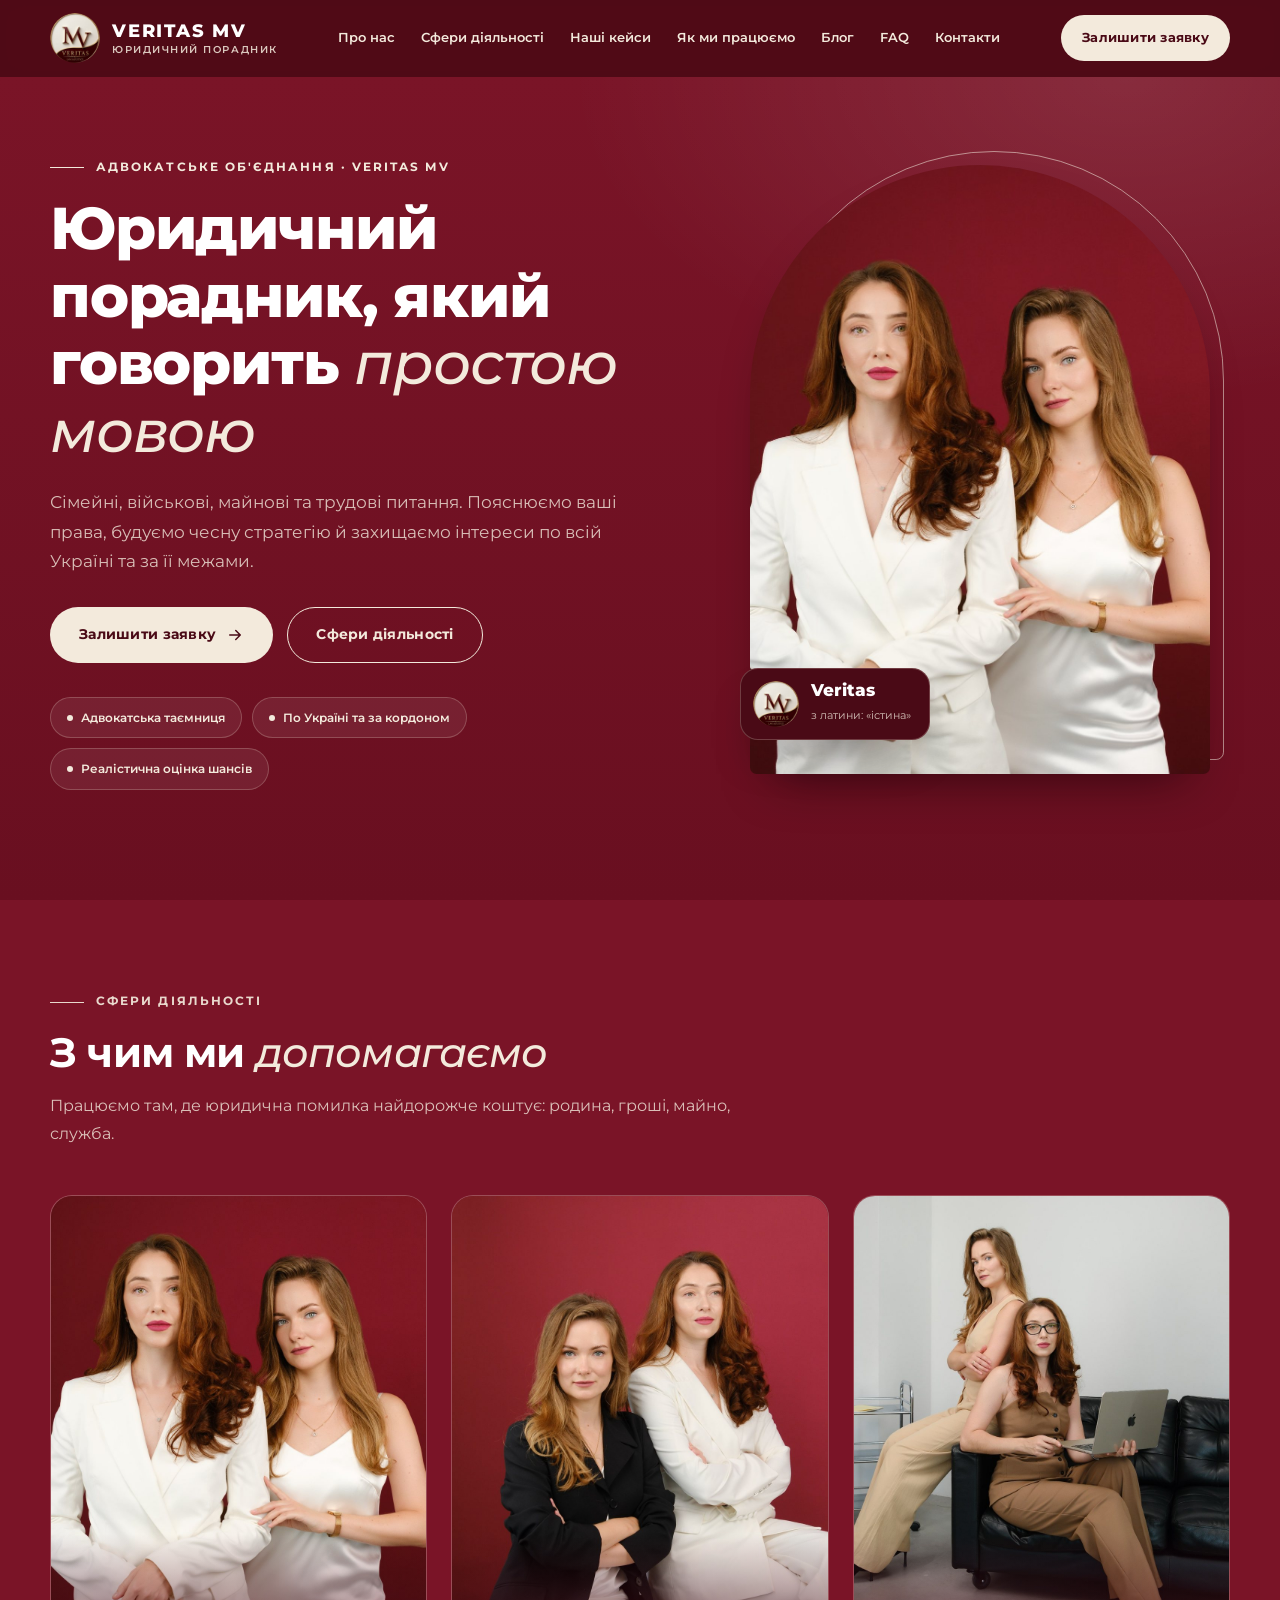
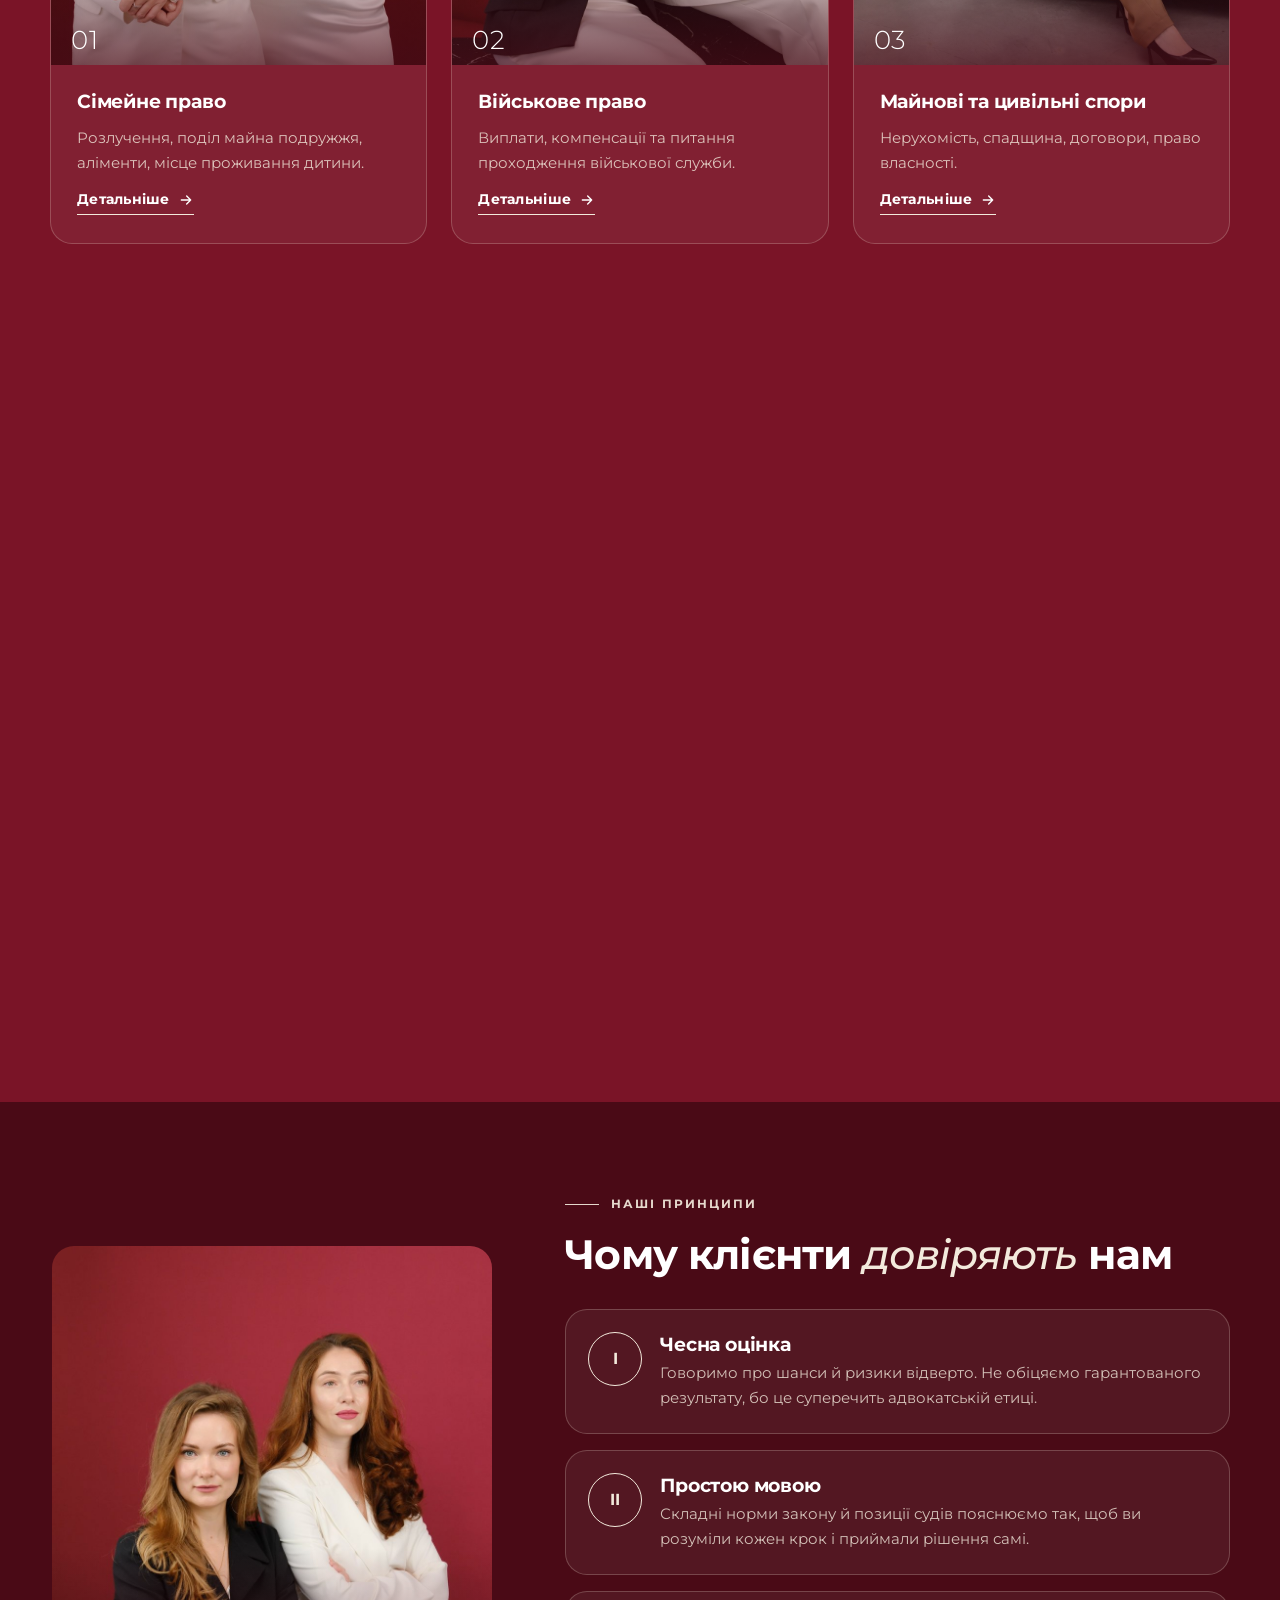
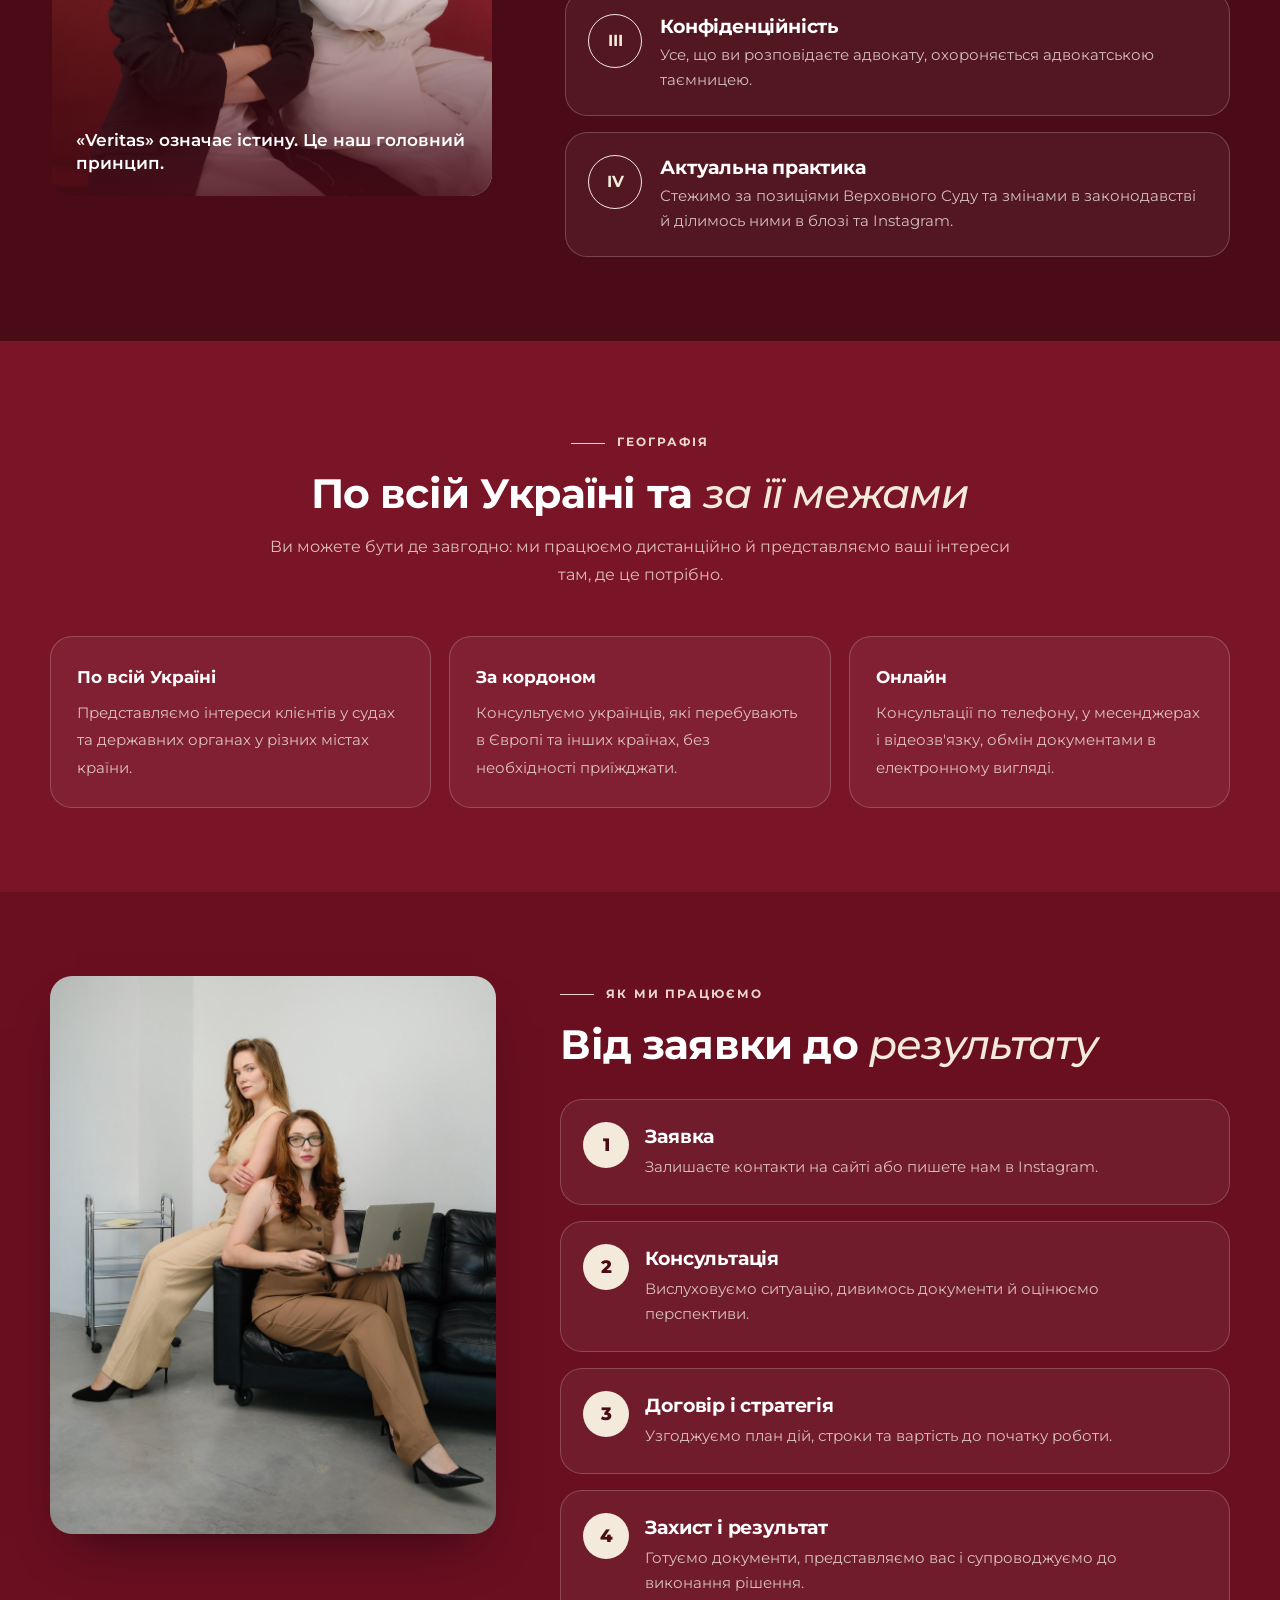
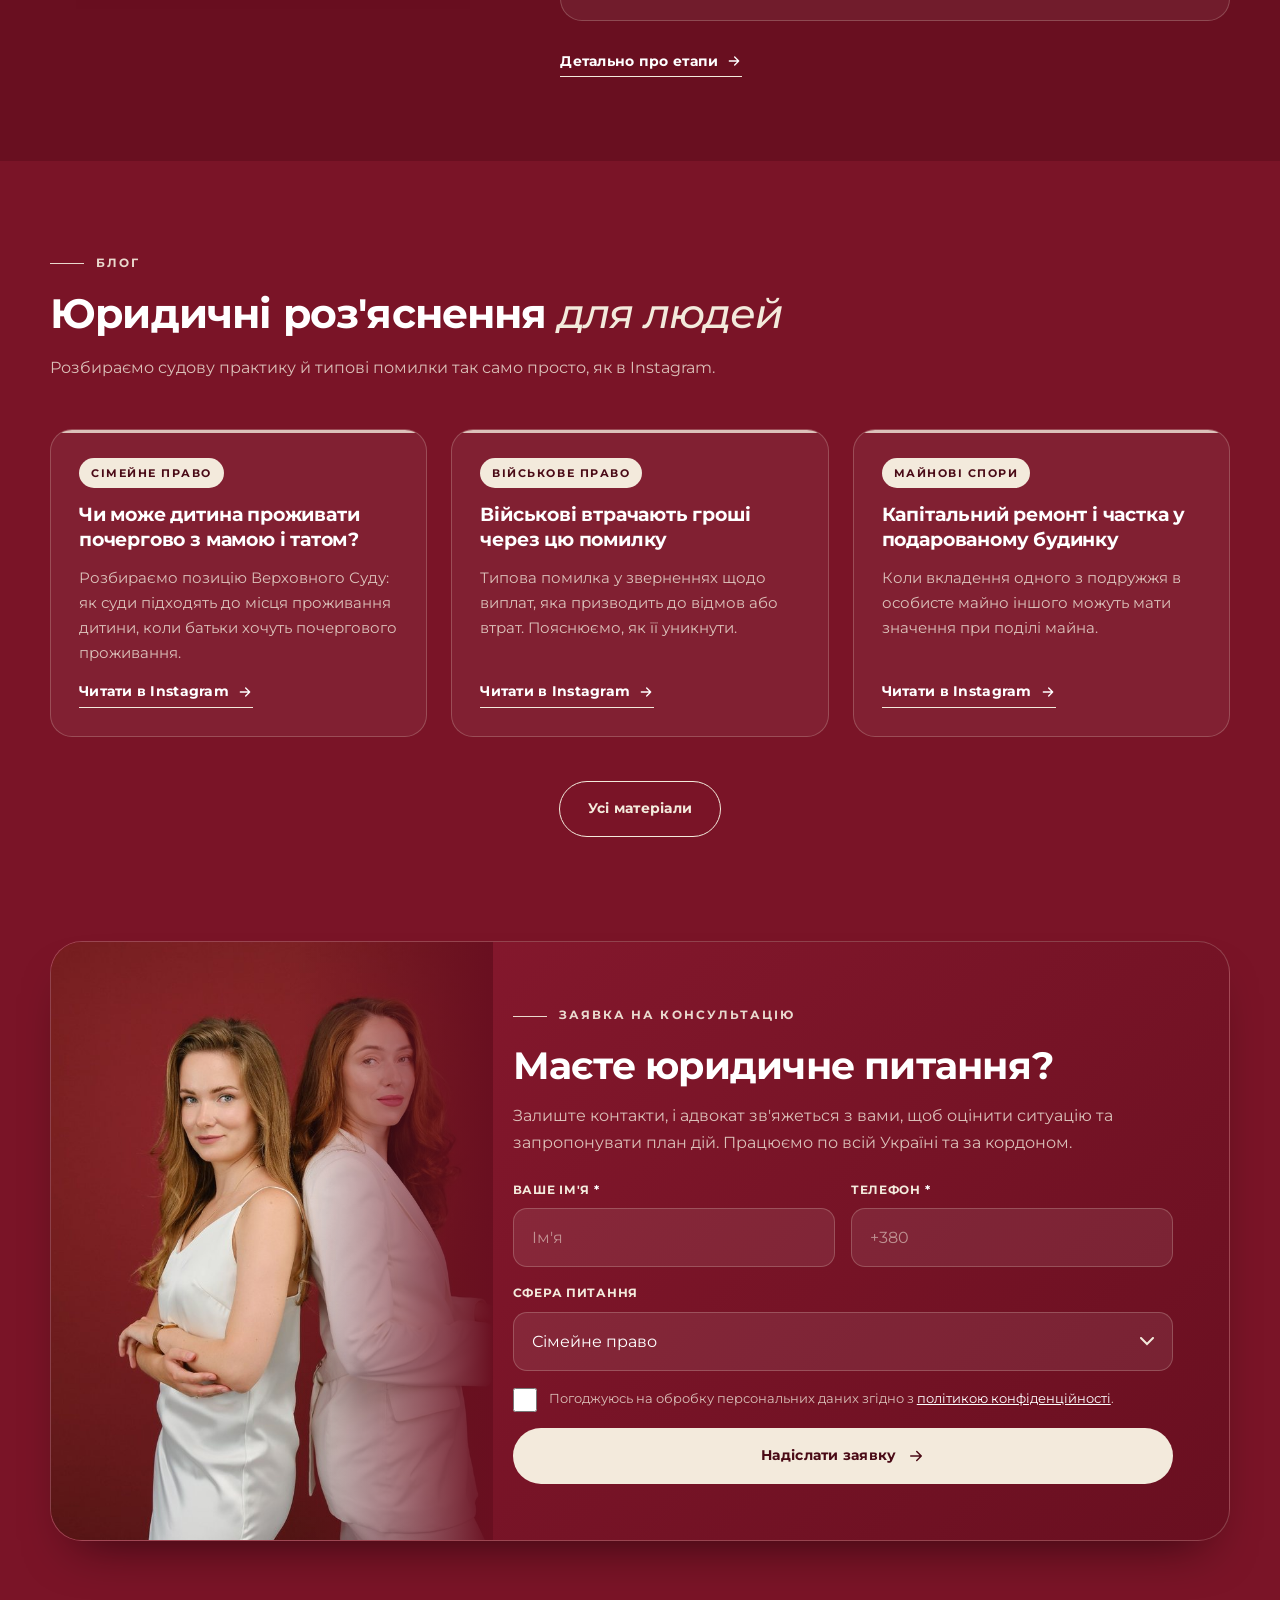
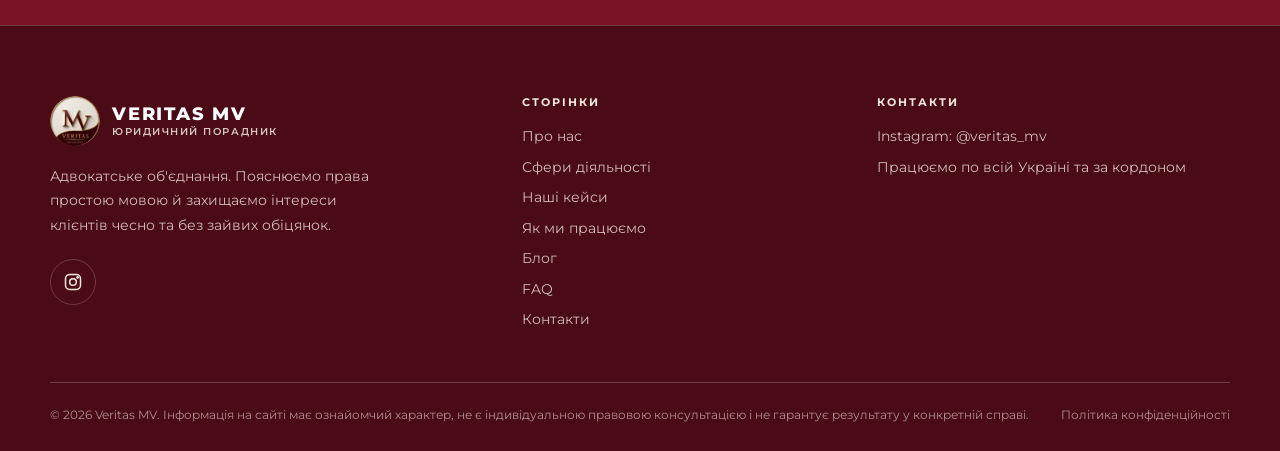
<file: index.html>
<!DOCTYPE html>
<html lang="uk">
<head>
<meta charset="utf-8">
<meta name="viewport" content="width=device-width,initial-scale=1">
<title>Юридичний порадник | Адвокатське об'єднання Veritas MV</title>
<meta name="description" content="Адвокатське об'єднання Veritas MV: сімейне, військове, майнове та трудове право. Працюємо по всій Україні та за кордоном. Залиште заявку онлайн.">
<link rel="canonical" href="https://veritasmv.com.ua/">
<meta property="og:type" content="website"><meta property="og:locale" content="uk_UA">
<meta property="og:title" content="Юридичний порадник | Адвокатське об'єднання Veritas MV"><meta property="og:description" content="Адвокатське об'єднання Veritas MV: сімейне, військове, майнове та трудове право. Працюємо по всій Україні та за кордоном. Залиште заявку онлайн.">
<meta property="og:image" content="https://veritasmv.com.ua/hero.jpg"><meta property="og:url" content="https://veritasmv.com.ua/">
<meta name="theme-color" content="#4a0a16">
<link rel="icon" type="image/png" href="favicon.png"><link rel="apple-touch-icon" href="apple-touch-icon.png">
<link rel="preconnect" href="https://fonts.googleapis.com"><link rel="preconnect" href="https://fonts.gstatic.com" crossorigin>
<link href="https://fonts.googleapis.com/css2?family=Montserrat:ital,wght@0,300;0,400;0,500;0,600;0,700;0,800;1,500;1,600&display=swap&subset=cyrillic" rel="stylesheet">
<link rel="stylesheet" href="style.css">
<script type="application/ld+json">{"@context": "https://schema.org", "@type": "LegalService", "name": "Veritas MV · Юридичний порадник", "url": "https://veritasmv.com.ua", "logo": "https://veritasmv.com.ua/logo.png", "image": "https://veritasmv.com.ua/hero.jpg", "description": "Адвокатське об'єднання: сімейне, військове, майнове, трудове право. Працюємо по всій Україні та за кордоном.", "sameAs": ["https://www.instagram.com/veritas_mv"], "areaServed": ["UA", "Європа"]}</script>
</head>
<body>
<a class="sr-only" href="#main">Перейти до змісту</a>
<header class="site-header"><div class="container header-in">
  <a class="brand" href="index.html" aria-label="Юридичний порадник: на головну"><img src="logo.png" alt="Емблема Veritas MV" width="50" height="50"><span class="brand-txt"><b>VERITAS MV</b><small>Юридичний порадник</small></span></a>
  <nav class="nav" aria-label="Основне меню"><a href="about.html">Про нас</a><a href="services.html">Сфери діяльності</a><a href="cases.html">Наші кейси</a><a href="process.html">Як ми працюємо</a><a href="blog.html">Блог</a><a href="faq.html">FAQ</a><a href="contacts.html">Контакти</a></nav>
  <a class="btn btn-primary btn-sm header-cta" href="contacts.html#form">Залишити заявку</a>
  <button class="burger" aria-label="Меню" aria-expanded="false"><span></span></button>
</div></header>
<div class="mobile-menu"><a class="m-link" href="about.html">Про нас</a><a class="m-link" href="services.html">Сфери діяльності</a><a class="m-link" href="cases.html">Наші кейси</a><a class="m-link" href="process.html">Як ми працюємо</a><a class="m-link" href="blog.html">Блог</a><a class="m-link" href="faq.html">FAQ</a><a class="m-link" href="contacts.html">Контакти</a>
  <a class="btn btn-primary" href="contacts.html#form">Залишити заявку</a>
  <div class="m-contact"><a href="https://www.instagram.com/veritas_mv" target="_blank" rel="noopener">Instagram @veritas_mv</a></div>
</div>
<main id="main">

<section class="hero"><div class="container hero-grid">
  <div>
    <span class="eyebrow rv">Адвокатське об'єднання · Veritas MV</span>
    <h1 class="rv d1">Юридичний порадник, який говорить <em>простою мовою</em></h1>
    <p class="lead rv d2">Сімейні, військові, майнові та трудові питання. Пояснюємо ваші права, будуємо чесну стратегію й захищаємо інтереси по всій Україні та за її межами.</p>
    <div class="hero-actions rv d2"><a class="btn btn-primary" href="contacts.html#form">Залишити заявку <svg viewBox="0 0 24 24" fill="none" stroke="currentColor" stroke-width="2" stroke-linecap="round" stroke-linejoin="round"><path d="M5 12h14M13 6l6 6-6 6"/></svg></a><a class="btn btn-outline" href="services.html">Сфери діяльності</a></div>
    <div class="chips rv d3"><span class="chip">Адвокатська таємниця</span><span class="chip">По Україні та за кордоном</span><span class="chip">Реалістична оцінка шансів</span></div>
  </div>
  <div class="hero-visual rv d2">
    <div class="frame"><img src="hero.jpg" alt="Адвокати Veritas MV" width="1000" height="1500"></div>
    <div class="hero-badge"><img src="logo.png" alt=""><div><b>Veritas</b><span>з латини: «істина»</span></div></div>
  </div>
</div></section>

<section class="section"><div class="container">
  <div class="section-head rv"><span class="eyebrow">Сфери діяльності</span><h2>З чим ми <em>допомагаємо</em></h2><p>Працюємо там, де юридична помилка найдорожче коштує: родина, гроші, майно, служба.</p></div>
  <div class="grid g3"><article class="card rv d1"><div class="card-img"><img src="svc-family.jpg" alt="Підтримка: рука на руці" loading="lazy"><span class="card-num">01</span></div>
<div class="card-body"><h3>Сімейне право</h3><p>Розлучення, поділ майна подружжя, аліменти, місце проживання дитини.</p><a class="link-arrow" href="services.html#family">Детальніше <svg width=16 height=16 viewBox="0 0 24 24" fill="none" stroke="currentColor" stroke-width="2" stroke-linecap="round" stroke-linejoin="round"><path d="M5 12h14M13 6l6 6-6 6"/></svg></a></div></article><article class="card rv d2"><div class="card-img"><img src="svc-military.jpg" alt="Впевнена поза: адвокат у чорному піджаку" loading="lazy"><span class="card-num">02</span></div>
<div class="card-body"><h3>Військове право</h3><p>Виплати, компенсації та питання проходження військової служби.</p><a class="link-arrow" href="services.html#military">Детальніше <svg width=16 height=16 viewBox="0 0 24 24" fill="none" stroke="currentColor" stroke-width="2" stroke-linecap="round" stroke-linejoin="round"><path d="M5 12h14M13 6l6 6-6 6"/></svg></a></div></article><article class="card rv d3"><div class="card-img"><img src="svc-property.jpg" alt="Робота з документами за ноутбуком" loading="lazy"><span class="card-num">03</span></div>
<div class="card-body"><h3>Майнові та цивільні спори</h3><p>Нерухомість, спадщина, договори, право власності.</p><a class="link-arrow" href="services.html#property">Детальніше <svg width=16 height=16 viewBox="0 0 24 24" fill="none" stroke="currentColor" stroke-width="2" stroke-linecap="round" stroke-linejoin="round"><path d="M5 12h14M13 6l6 6-6 6"/></svg></a></div></article><article class="card rv d1"><div class="card-img"><img src="svc-labor.jpg" alt="Адвокат за ноутбуком" loading="lazy"><span class="card-num">04</span></div>
<div class="card-body"><h3>Трудове право</h3><p>Звільнення, розрахунок, затримка зарплати, трудові договори.</p><a class="link-arrow" href="services.html#labor">Детальніше <svg width=16 height=16 viewBox="0 0 24 24" fill="none" stroke="currentColor" stroke-width="2" stroke-linecap="round" stroke-linejoin="round"><path d="M5 12h14M13 6l6 6-6 6"/></svg></a></div></article><article class="card rv d2"><div class="card-img"><img src="svc-consumer.jpg" alt="Адвокат за ноутбуком: онлайн-кредити та споживчі спори" loading="lazy"><span class="card-num">05</span></div>
<div class="card-body"><h3>Кредити та споживчі спори</h3><p>Мікрокредити, нарахування відсотків, спори з банками й фінкомпаніями.</p><a class="link-arrow" href="services.html#consumer">Детальніше <svg width=16 height=16 viewBox="0 0 24 24" fill="none" stroke="currentColor" stroke-width="2" stroke-linecap="round" stroke-linejoin="round"><path d="M5 12h14M13 6l6 6-6 6"/></svg></a></div></article><article class="card rv d3"><div class="card-img"><img src="svc-abroad.jpg" alt="Адвокати Veritas MV" loading="lazy"><span class="card-num">06</span></div>
<div class="card-body"><h3>Українці за кордоном</h3><p>Тимчасовий захист ЄС, документи, довіреності, дистанційна допомога.</p><a class="link-arrow" href="services.html#abroad">Детальніше <svg width=16 height=16 viewBox="0 0 24 24" fill="none" stroke="currentColor" stroke-width="2" stroke-linecap="round" stroke-linejoin="round"><path d="M5 12h14M13 6l6 6-6 6"/></svg></a></div></article></div>
  <div style="text-align:center;margin-top:44px" class="rv"><a class="btn btn-outline" href="services.html">Усі сфери докладно</a></div>
</div></section>

<section class="section dark"><div class="container principles-wrap">
  <figure class="principles-img rv"><img src="principles.jpg" alt="Адвокати Veritas MV" loading="lazy"><figcaption>«Veritas» означає істину. Це наш головний принцип.</figcaption></figure>
  <div>
    <div class="section-head rv" style="margin-bottom:30px"><span class="eyebrow">Наші принципи</span><h2>Чому клієнти <em>довіряють</em> нам</h2></div>
    <div class="pr-list">
      <div class="pr rv"><i>I</i><div><h3>Чесна оцінка</h3><p>Говоримо про шанси й ризики відверто. Не обіцяємо гарантованого результату, бо це суперечить адвокатській етиці.</p></div></div>
      <div class="pr rv d1"><i>II</i><div><h3>Простою мовою</h3><p>Складні норми закону й позиції судів пояснюємо так, щоб ви розуміли кожен крок і приймали рішення самі.</p></div></div>
      <div class="pr rv d2"><i>III</i><div><h3>Конфіденційність</h3><p>Усе, що ви розповідаєте адвокату, охороняється адвокатською таємницею.</p></div></div>
      <div class="pr rv d3"><i>IV</i><div><h3>Актуальна практика</h3><p>Стежимо за позиціями Верховного Суду та змінами в законодавстві й ділимось ними в блозі та Instagram.</p></div></div>
    </div>
  </div>
</div></section>

<section class="section"><div class="container">
  <div class="section-head center rv"><span class="eyebrow">Географія</span><h2>По всій Україні та <em>за її межами</em></h2><p>Ви можете бути де завгодно: ми працюємо дистанційно й представляємо ваші інтереси там, де це потрібно.</p></div>
  <div class="geo">
    <div class="geo-item rv"><b>По всій Україні</b><span>Представляємо інтереси клієнтів у судах та державних органах у різних містах країни.</span></div>
    <div class="geo-item rv d1"><b>За кордоном</b><span>Консультуємо українців, які перебувають в Європі та інших країнах, без необхідності приїжджати.</span></div>
    <div class="geo-item rv d2"><b>Онлайн</b><span>Консультації по телефону, у месенджерах і відеозв'язку, обмін документами в електронному вигляді.</span></div>
  </div>
</div></section>

<section class="section tint"><div class="container steps-split">
  <div class="steps-photo rv"><img src="steps.jpg" alt="Адвокати за роботою в офісі" loading="lazy"></div>
  <div>
    <div class="section-head rv" style="margin-bottom:30px"><span class="eyebrow">Як ми працюємо</span><h2>Від заявки до <em>результату</em></h2></div>
    <div class="steps">
      <div class="step rv"><h3>Заявка</h3><p>Залишаєте контакти на сайті або пишете нам в Instagram.</p></div>
      <div class="step rv d1"><h3>Консультація</h3><p>Вислуховуємо ситуацію, дивимось документи й оцінюємо перспективи.</p></div>
      <div class="step rv d2"><h3>Договір і стратегія</h3><p>Узгоджуємо план дій, строки та вартість до початку роботи.</p></div>
      <div class="step rv d3"><h3>Захист і результат</h3><p>Готуємо документи, представляємо вас і супроводжуємо до виконання рішення.</p></div>
    </div>
    <div style="margin-top:26px" class="rv"><a class="link-arrow" href="process.html">Детально про етапи <svg width=16 height=16 viewBox="0 0 24 24" fill="none" stroke="currentColor" stroke-width="2" stroke-linecap="round" stroke-linejoin="round"><path d="M5 12h14M13 6l6 6-6 6"/></svg></a></div>
  </div>
</div></section>

<section class="section"><div class="container">
  <div class="section-head rv"><span class="eyebrow">Блог</span><h2>Юридичні роз'яснення <em>для людей</em></h2><p>Розбираємо судову практику й типові помилки так само просто, як в Instagram.</p></div>
  <div class="grid g3"><article class="post rv d1"><span class="tag">Сімейне право</span><h3>Чи може дитина проживати почергово з мамою і татом?</h3><p>Розбираємо позицію Верховного Суду: як суди підходять до місця проживання дитини, коли батьки хочуть почергового проживання.</p><a class="link-arrow" href="https://www.instagram.com/veritas_mv" target="_blank" rel="noopener">Читати в Instagram <svg width=16 height=16 viewBox="0 0 24 24" fill="none" stroke="currentColor" stroke-width="2" stroke-linecap="round" stroke-linejoin="round"><path d="M5 12h14M13 6l6 6-6 6"/></svg></a></article><article class="post rv d2"><span class="tag">Військове право</span><h3>Військові втрачають гроші через цю помилку</h3><p>Типова помилка у зверненнях щодо виплат, яка призводить до відмов або втрат. Пояснюємо, як її уникнути.</p><a class="link-arrow" href="https://www.instagram.com/veritas_mv" target="_blank" rel="noopener">Читати в Instagram <svg width=16 height=16 viewBox="0 0 24 24" fill="none" stroke="currentColor" stroke-width="2" stroke-linecap="round" stroke-linejoin="round"><path d="M5 12h14M13 6l6 6-6 6"/></svg></a></article><article class="post rv d3"><span class="tag">Майнові спори</span><h3>Капітальний ремонт і частка у подарованому будинку</h3><p>Коли вкладення одного з подружжя в особисте майно іншого можуть мати значення при поділі майна.</p><a class="link-arrow" href="https://www.instagram.com/veritas_mv" target="_blank" rel="noopener">Читати в Instagram <svg width=16 height=16 viewBox="0 0 24 24" fill="none" stroke="currentColor" stroke-width="2" stroke-linecap="round" stroke-linejoin="round"><path d="M5 12h14M13 6l6 6-6 6"/></svg></a></article></div>
  <div style="text-align:center;margin-top:44px" class="rv"><a class="btn btn-outline" href="blog.html">Усі матеріали</a></div>
</div></section>

<section class="section" style="padding-top:20px"><div class="container">
  <div class="cta rv">
    <div class="cta-img"><img src="cta-wide.jpg" alt="Адвокати Veritas MV" loading="lazy"></div>
    <div class="cta-body">
      <span class="eyebrow">Заявка на консультацію</span>
      <h2>Маєте юридичне питання?</h2><p>Залиште контакти, і адвокат зв'яжеться з вами, щоб оцінити ситуацію та запропонувати план дій. Працюємо по всій Україні та за кордоном.</p>
      <form class="form" data-lead novalidate>
  <div class="form-fields" style="display:grid;gap:16px">
    <div class="row two">
      <div class="field"><label for="ctan">Ваше ім'я <span class="req">*</span></label><input id="ctan" name="name" placeholder="Ім'я" autocomplete="name"><div class="msg">Вкажіть ім'я</div></div>
      <div class="field"><label for="ctap">Телефон <span class="req">*</span></label><input id="ctap" name="phone" type="tel" inputmode="tel" placeholder="+380" autocomplete="tel"><div class="msg">Вкажіть коректний номер</div></div>
    </div>
    <div class="field"><label for="ctaa">Сфера питання</label><select id="ctaa" name="area"><option value="family">Сімейне право</option><option value="military">Військове право</option><option value="property">Майнові та цивільні спори</option><option value="labor">Трудове право</option><option value="consumer">Кредити та споживчі спори</option><option value="abroad">Українці за кордоном</option><option value="other">Інше / не знаю, до кого звертатись</option></select></div>
    <div class="hp" aria-hidden="true"><input name="website" tabindex="-1" autocomplete="off"></div><label class="check"><input type="checkbox" name="consent"><span>Погоджуюсь на обробку персональних даних згідно з <a href="privacy.html">політикою конфіденційності</a>.</span></label>
    <button class="btn btn-primary" type="submit">Надіслати заявку <svg viewBox="0 0 24 24" fill="none" stroke="currentColor" stroke-width="2" stroke-linecap="round" stroke-linejoin="round"><path d="M5 12h14M13 6l6 6-6 6"/></svg></button><div class="form-err">Не вдалося надіслати заявку. Спробуйте ще раз або напишіть нам в Instagram.</div>
  </div>
  <div class="form-ok"><b>Дякуємо! Заявку отримано.</b>Ми зв'яжемося з вами найближчим часом.<small class="demo-note">Демо-режим: заявку нікуди не надіслано, бо форму ще не підключено до пошти чи месенджера.</small></div>
</form>
    </div>
  </div></div></section>

</main>
<footer class="site-footer"><div class="container">
  <div class="foot-grid">
    <div>
      <a class="brand" href="index.html"><img src="logo.png" alt="" width="50" height="50"><span class="brand-txt"><b>VERITAS MV</b><small>Юридичний порадник</small></span></a>
      <p class="foot-about">Адвокатське об'єднання. Пояснюємо права простою мовою й захищаємо інтереси клієнтів чесно та без зайвих обіцянок.</p>
      <div class="socials"><a href="https://www.instagram.com/veritas_mv" target="_blank" rel="noopener" aria-label="Instagram"><svg viewBox="0 0 24 24" fill="none" stroke="currentColor" stroke-width="1.8" stroke-linecap="round" stroke-linejoin="round"><rect x="3" y="3" width="18" height="18" rx="5"/><circle cx="12" cy="12" r="4"/><circle cx="17.5" cy="6.5" r=".8" fill="currentColor"/></svg></a></div>
    </div>
    <div><h4>Сторінки</h4><ul><li><a href="about.html">Про нас</a></li><li><a href="services.html">Сфери діяльності</a></li><li><a href="cases.html">Наші кейси</a></li><li><a href="process.html">Як ми працюємо</a></li><li><a href="blog.html">Блог</a></li><li><a href="faq.html">FAQ</a></li><li><a href="contacts.html">Контакти</a></li></ul></div>
    <div><h4>Контакти</h4><ul><li><a href="https://www.instagram.com/veritas_mv" target="_blank" rel="noopener">Instagram: @veritas_mv</a></li><li>Працюємо по всій Україні та за кордоном</li></ul></div>
  </div>
  <div class="foot-bottom">
    <div>© <span data-year>2026</span> Veritas MV. Інформація на сайті має ознайомчий характер, не є індивідуальною правовою консультацією і не гарантує результату у конкретній справі.</div>
    <div><a href="privacy.html">Політика конфіденційності</a></div>
  </div>
</div></footer>
<div class="mbar"><a class="btn btn-primary" href="contacts.html#form">Залишити заявку</a><a class="btn btn-light sq" href="https://www.instagram.com/veritas_mv" target="_blank" rel="noopener" aria-label="Instagram"><svg viewBox="0 0 24 24" fill="none" stroke="currentColor" stroke-width="1.8" stroke-linecap="round" stroke-linejoin="round"><rect x="3" y="3" width="18" height="18" rx="5"/><circle cx="12" cy="12" r="4"/><circle cx="17.5" cy="6.5" r=".8" fill="currentColor"/></svg></a></div>
<script src="config.js"></script>
<script src="main.js"></script>
</body>
</html>
</file>
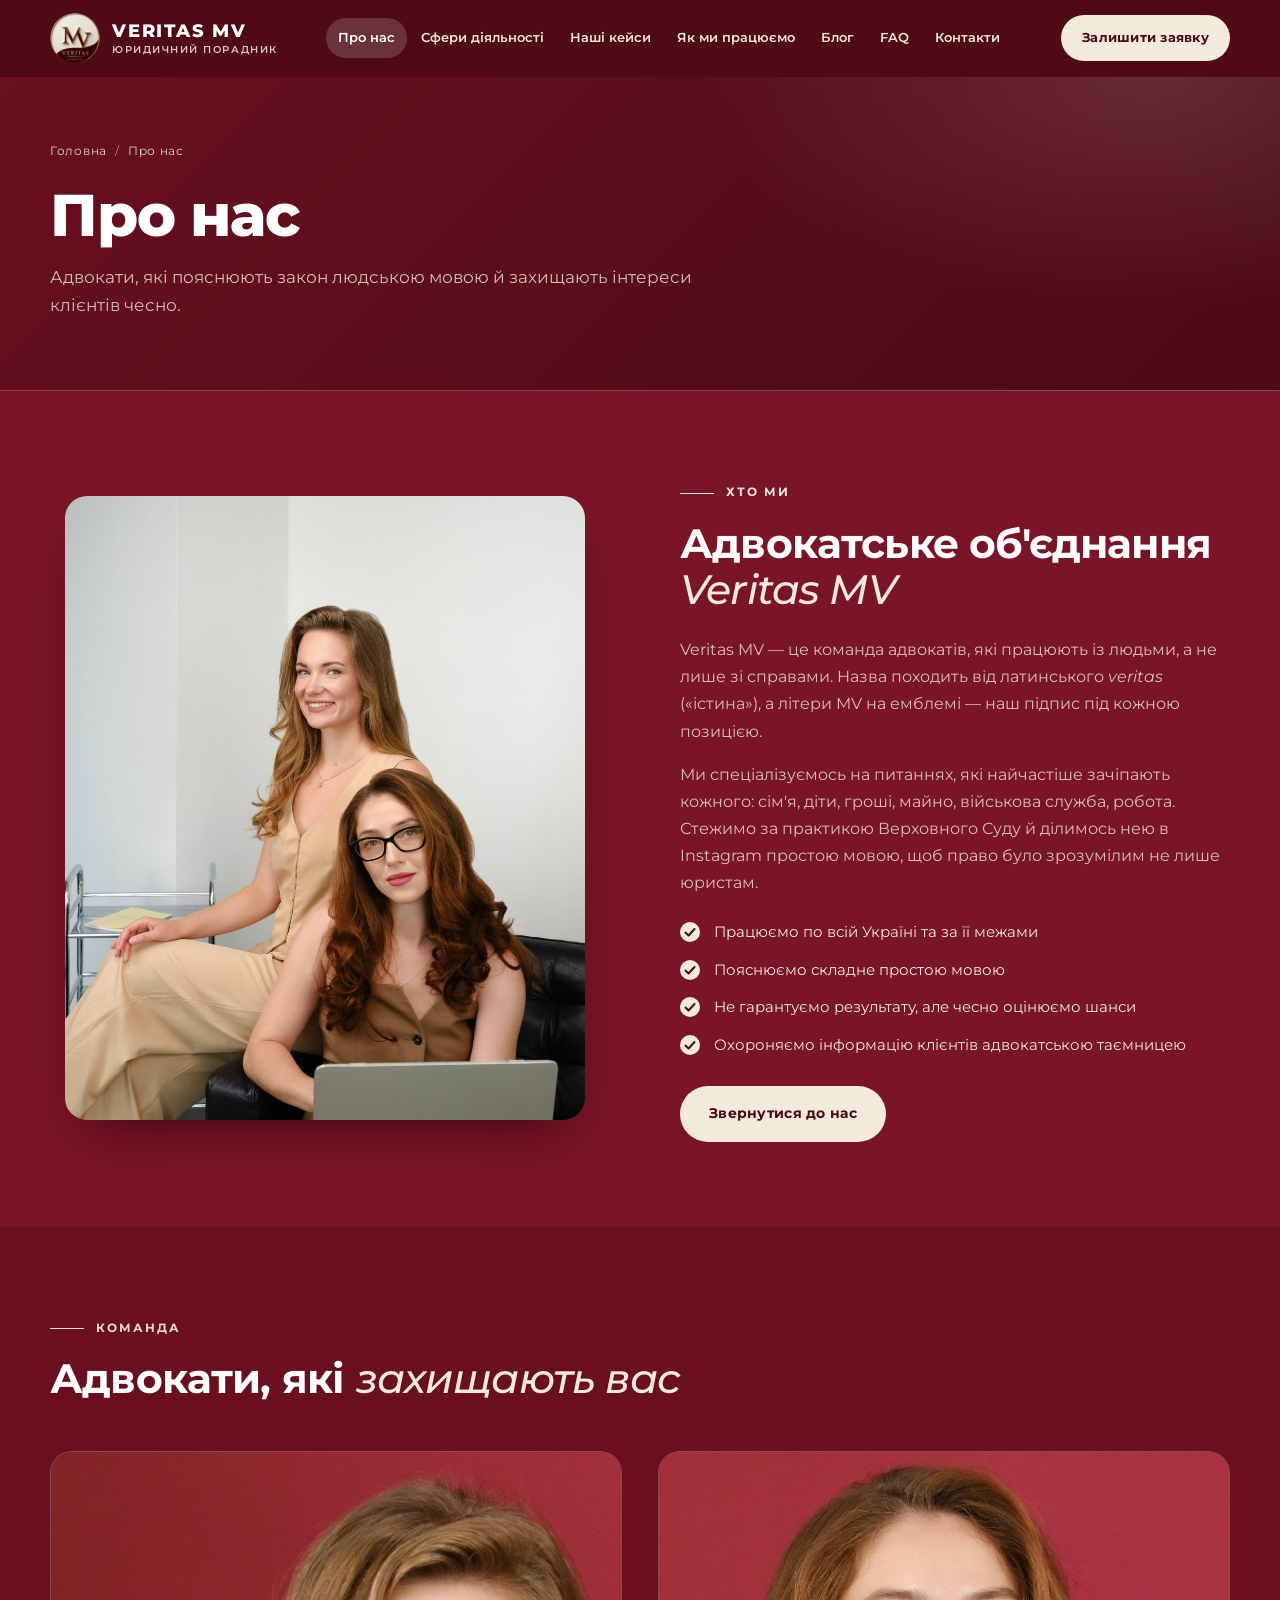
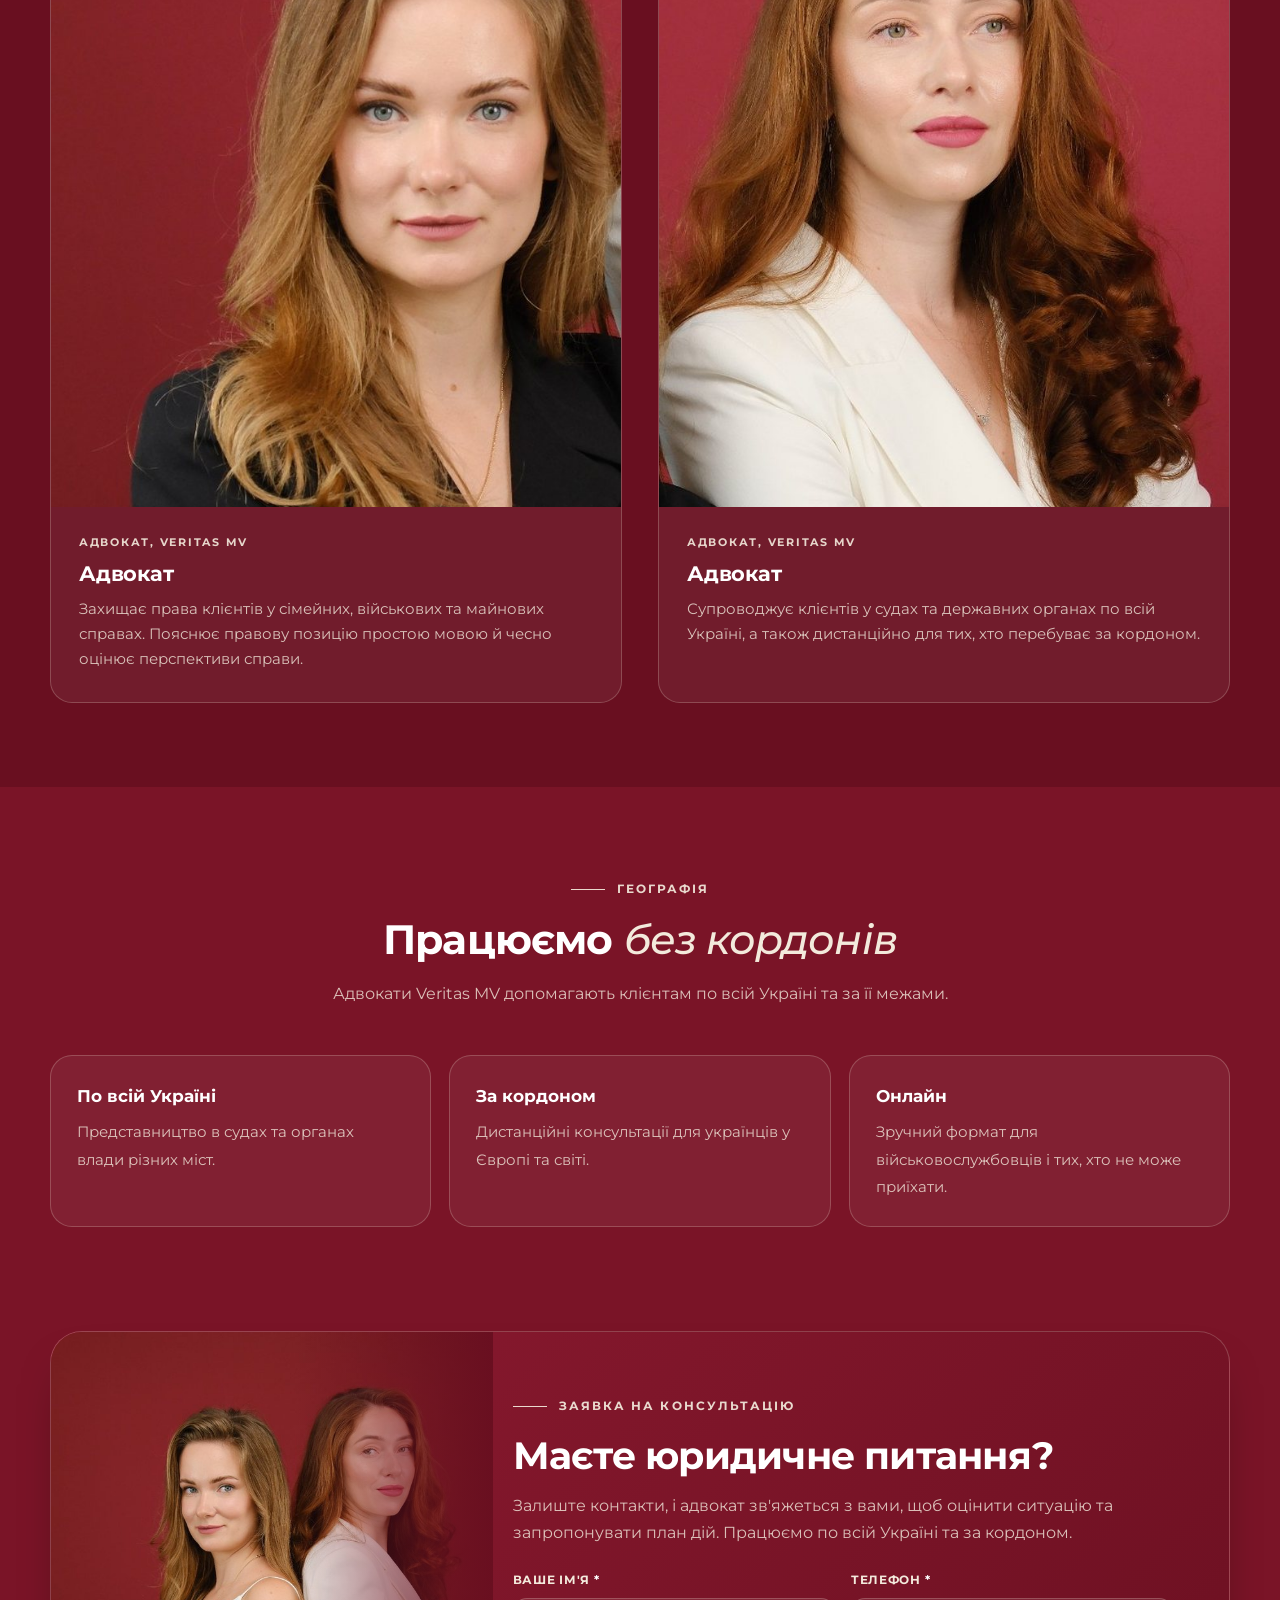
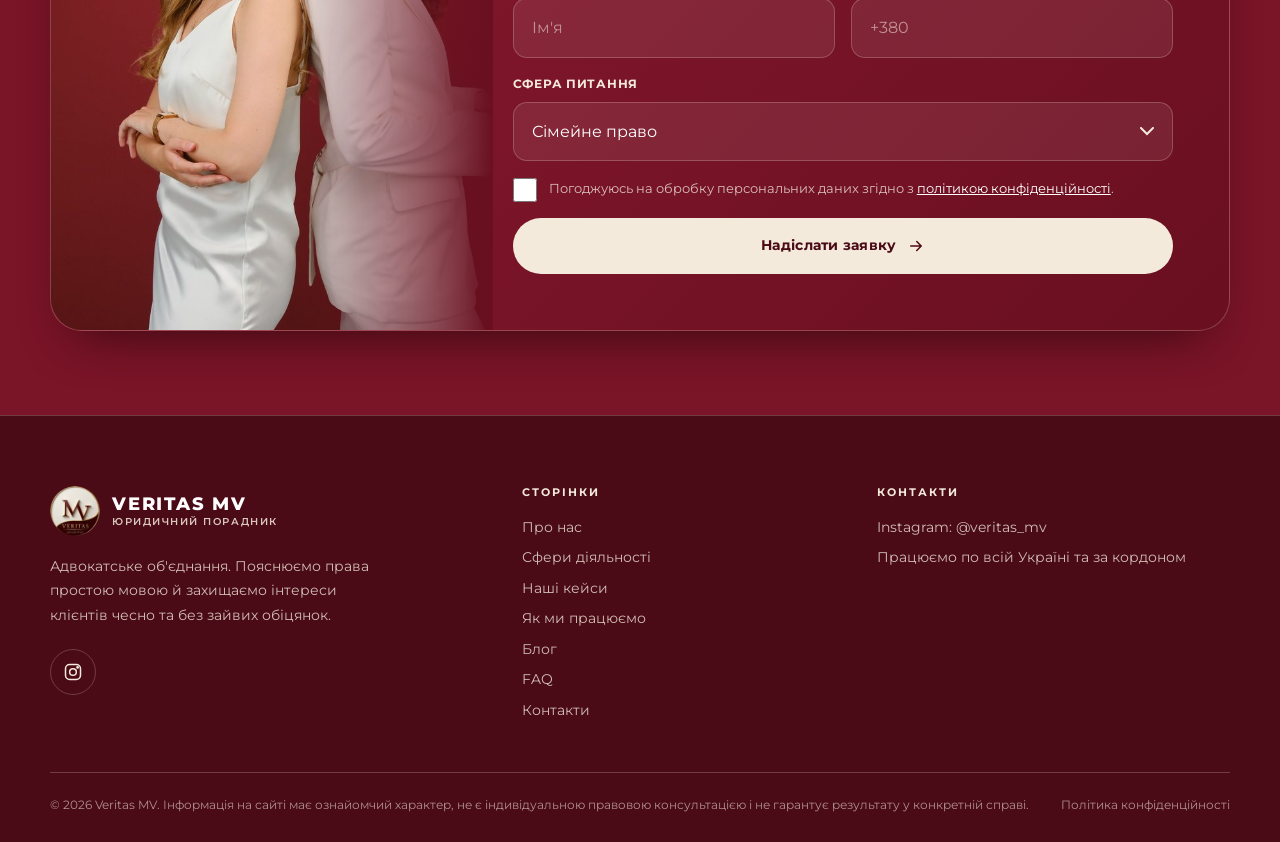
<file: about.html>
<!DOCTYPE html>
<html lang="uk">
<head>
<meta charset="utf-8">
<meta name="viewport" content="width=device-width,initial-scale=1">
<title>Про нас | Veritas MV · Юридичний порадник</title>
<meta name="description" content="Адвокатське об'єднання Veritas MV: хто ми, наші принципи та команда адвокатів. Працюємо по всій Україні та за кордоном.">
<link rel="canonical" href="https://veritasmv.com.ua/about.html">
<meta property="og:type" content="website"><meta property="og:locale" content="uk_UA">
<meta property="og:title" content="Про нас | Veritas MV · Юридичний порадник"><meta property="og:description" content="Адвокатське об'єднання Veritas MV: хто ми, наші принципи та команда адвокатів. Працюємо по всій Україні та за кордоном.">
<meta property="og:image" content="https://veritasmv.com.ua/hero.jpg"><meta property="og:url" content="https://veritasmv.com.ua/about.html">
<meta name="theme-color" content="#4a0a16">
<link rel="icon" type="image/png" href="favicon.png"><link rel="apple-touch-icon" href="apple-touch-icon.png">
<link rel="preconnect" href="https://fonts.googleapis.com"><link rel="preconnect" href="https://fonts.gstatic.com" crossorigin>
<link href="https://fonts.googleapis.com/css2?family=Montserrat:ital,wght@0,300;0,400;0,500;0,600;0,700;0,800;1,500;1,600&display=swap&subset=cyrillic" rel="stylesheet">
<link rel="stylesheet" href="style.css">

</head>
<body>
<a class="sr-only" href="#main">Перейти до змісту</a>
<header class="site-header"><div class="container header-in">
  <a class="brand" href="index.html" aria-label="Юридичний порадник: на головну"><img src="logo.png" alt="Емблема Veritas MV" width="50" height="50"><span class="brand-txt"><b>VERITAS MV</b><small>Юридичний порадник</small></span></a>
  <nav class="nav" aria-label="Основне меню"><a href="about.html" class="active">Про нас</a><a href="services.html">Сфери діяльності</a><a href="cases.html">Наші кейси</a><a href="process.html">Як ми працюємо</a><a href="blog.html">Блог</a><a href="faq.html">FAQ</a><a href="contacts.html">Контакти</a></nav>
  <a class="btn btn-primary btn-sm header-cta" href="contacts.html#form">Залишити заявку</a>
  <button class="burger" aria-label="Меню" aria-expanded="false"><span></span></button>
</div></header>
<div class="mobile-menu"><a class="m-link active" href="about.html">Про нас</a><a class="m-link" href="services.html">Сфери діяльності</a><a class="m-link" href="cases.html">Наші кейси</a><a class="m-link" href="process.html">Як ми працюємо</a><a class="m-link" href="blog.html">Блог</a><a class="m-link" href="faq.html">FAQ</a><a class="m-link" href="contacts.html">Контакти</a>
  <a class="btn btn-primary" href="contacts.html#form">Залишити заявку</a>
  <div class="m-contact"><a href="https://www.instagram.com/veritas_mv" target="_blank" rel="noopener">Instagram @veritas_mv</a></div>
</div>
<main id="main">
<section class="page-hero"><div class="container">
  <div class="crumbs"><a href="index.html">Головна</a><span>/</span>Про нас</div>
  <h1>Про нас</h1><p>Адвокати, які пояснюють закон людською мовою й захищають інтереси клієнтів чесно.</p></div></section>
<section class="section"><div class="container split">
  <div class="split-img rv"><img src="about.jpg" alt="Адвокати Veritas MV в офісі" loading="lazy"></div>
  <div class="split-txt">
    <span class="eyebrow rv">Хто ми</span>
    <h2 class="rv">Адвокатське об'єднання <em>Veritas MV</em></h2>
    <p class="rv">Veritas MV — це команда адвокатів, які працюють із людьми, а не лише зі справами. Назва походить від латинського <i>veritas</i> («істина»), а літери MV на емблемі — наш підпис під кожною позицією.</p>
    <p class="rv">Ми спеціалізуємось на питаннях, які найчастіше зачіпають кожного: сім'я, діти, гроші, майно, військова служба, робота. Стежимо за практикою Верховного Суду й ділимось нею в Instagram простою мовою, щоб право було зрозумілим не лише юристам.</p>
    <ul class="checks rv"><li>Працюємо по всій Україні та за її межами</li><li>Пояснюємо складне простою мовою</li><li>Не гарантуємо результату, але чесно оцінюємо шанси</li><li>Охороняємо інформацію клієнтів адвокатською таємницею</li></ul>
    <a class="btn btn-primary rv" href="contacts.html#form">Звернутися до нас</a>
  </div>
</div></section>

<section class="section tint" id="team"><div class="container">
  <div class="section-head rv"><span class="eyebrow">Команда</span><h2>Адвокати, які <em>захищають вас</em></h2></div>
  <div class="team-grid"><article class="person rv"><div class="person-img"><img src="team-1.jpg" alt="Адвокат, Veritas MV" loading="lazy"></div>
<div class="person-body"><small>Адвокат, Veritas MV</small><h3>Адвокат</h3><p>Захищає права клієнтів у сімейних, військових та майнових справах. Пояснює правову позицію простою мовою й чесно оцінює перспективи справи.</p></div></article><article class="person rv"><div class="person-img"><img src="team-2.jpg" alt="Адвокат, Veritas MV" loading="lazy"></div>
<div class="person-body"><small>Адвокат, Veritas MV</small><h3>Адвокат</h3><p>Супроводжує клієнтів у судах та державних органах по всій Україні, а також дистанційно для тих, хто перебуває за кордоном.</p></div></article></div>
</div></section>

<section class="section"><div class="container">
  <div class="section-head center rv"><span class="eyebrow">Географія</span><h2>Працюємо <em>без кордонів</em></h2><p>Адвокати Veritas MV допомагають клієнтам по всій Україні та за її межами.</p></div>
  <div class="geo">
    <div class="geo-item rv"><b>По всій Україні</b><span>Представництво в судах та органах влади різних міст.</span></div>
    <div class="geo-item rv d1"><b>За кордоном</b><span>Дистанційні консультації для українців у Європі та світі.</span></div>
    <div class="geo-item rv d2"><b>Онлайн</b><span>Зручний формат для військовослужбовців і тих, хто не може приїхати.</span></div>
  </div>
</div></section>
<section class="section" style="padding-top:20px"><div class="container">
  <div class="cta rv">
    <div class="cta-img"><img src="cta-wide.jpg" alt="Адвокати Veritas MV" loading="lazy"></div>
    <div class="cta-body">
      <span class="eyebrow">Заявка на консультацію</span>
      <h2>Маєте юридичне питання?</h2><p>Залиште контакти, і адвокат зв'яжеться з вами, щоб оцінити ситуацію та запропонувати план дій. Працюємо по всій Україні та за кордоном.</p>
      <form class="form" data-lead novalidate>
  <div class="form-fields" style="display:grid;gap:16px">
    <div class="row two">
      <div class="field"><label for="ctan">Ваше ім'я <span class="req">*</span></label><input id="ctan" name="name" placeholder="Ім'я" autocomplete="name"><div class="msg">Вкажіть ім'я</div></div>
      <div class="field"><label for="ctap">Телефон <span class="req">*</span></label><input id="ctap" name="phone" type="tel" inputmode="tel" placeholder="+380" autocomplete="tel"><div class="msg">Вкажіть коректний номер</div></div>
    </div>
    <div class="field"><label for="ctaa">Сфера питання</label><select id="ctaa" name="area"><option value="family">Сімейне право</option><option value="military">Військове право</option><option value="property">Майнові та цивільні спори</option><option value="labor">Трудове право</option><option value="consumer">Кредити та споживчі спори</option><option value="abroad">Українці за кордоном</option><option value="other">Інше / не знаю, до кого звертатись</option></select></div>
    <div class="hp" aria-hidden="true"><input name="website" tabindex="-1" autocomplete="off"></div><label class="check"><input type="checkbox" name="consent"><span>Погоджуюсь на обробку персональних даних згідно з <a href="privacy.html">політикою конфіденційності</a>.</span></label>
    <button class="btn btn-primary" type="submit">Надіслати заявку <svg viewBox="0 0 24 24" fill="none" stroke="currentColor" stroke-width="2" stroke-linecap="round" stroke-linejoin="round"><path d="M5 12h14M13 6l6 6-6 6"/></svg></button><div class="form-err">Не вдалося надіслати заявку. Спробуйте ще раз або напишіть нам в Instagram.</div>
  </div>
  <div class="form-ok"><b>Дякуємо! Заявку отримано.</b>Ми зв'яжемося з вами найближчим часом.<small class="demo-note">Демо-режим: заявку нікуди не надіслано, бо форму ще не підключено до пошти чи месенджера.</small></div>
</form>
    </div>
  </div></div></section>

</main>
<footer class="site-footer"><div class="container">
  <div class="foot-grid">
    <div>
      <a class="brand" href="index.html"><img src="logo.png" alt="" width="50" height="50"><span class="brand-txt"><b>VERITAS MV</b><small>Юридичний порадник</small></span></a>
      <p class="foot-about">Адвокатське об'єднання. Пояснюємо права простою мовою й захищаємо інтереси клієнтів чесно та без зайвих обіцянок.</p>
      <div class="socials"><a href="https://www.instagram.com/veritas_mv" target="_blank" rel="noopener" aria-label="Instagram"><svg viewBox="0 0 24 24" fill="none" stroke="currentColor" stroke-width="1.8" stroke-linecap="round" stroke-linejoin="round"><rect x="3" y="3" width="18" height="18" rx="5"/><circle cx="12" cy="12" r="4"/><circle cx="17.5" cy="6.5" r=".8" fill="currentColor"/></svg></a></div>
    </div>
    <div><h4>Сторінки</h4><ul><li><a href="about.html">Про нас</a></li><li><a href="services.html">Сфери діяльності</a></li><li><a href="cases.html">Наші кейси</a></li><li><a href="process.html">Як ми працюємо</a></li><li><a href="blog.html">Блог</a></li><li><a href="faq.html">FAQ</a></li><li><a href="contacts.html">Контакти</a></li></ul></div>
    <div><h4>Контакти</h4><ul><li><a href="https://www.instagram.com/veritas_mv" target="_blank" rel="noopener">Instagram: @veritas_mv</a></li><li>Працюємо по всій Україні та за кордоном</li></ul></div>
  </div>
  <div class="foot-bottom">
    <div>© <span data-year>2026</span> Veritas MV. Інформація на сайті має ознайомчий характер, не є індивідуальною правовою консультацією і не гарантує результату у конкретній справі.</div>
    <div><a href="privacy.html">Політика конфіденційності</a></div>
  </div>
</div></footer>
<div class="mbar"><a class="btn btn-primary" href="contacts.html#form">Залишити заявку</a><a class="btn btn-light sq" href="https://www.instagram.com/veritas_mv" target="_blank" rel="noopener" aria-label="Instagram"><svg viewBox="0 0 24 24" fill="none" stroke="currentColor" stroke-width="1.8" stroke-linecap="round" stroke-linejoin="round"><rect x="3" y="3" width="18" height="18" rx="5"/><circle cx="12" cy="12" r="4"/><circle cx="17.5" cy="6.5" r=".8" fill="currentColor"/></svg></a></div>
<script src="config.js"></script>
<script src="main.js"></script>
</body>
</html>
</file>
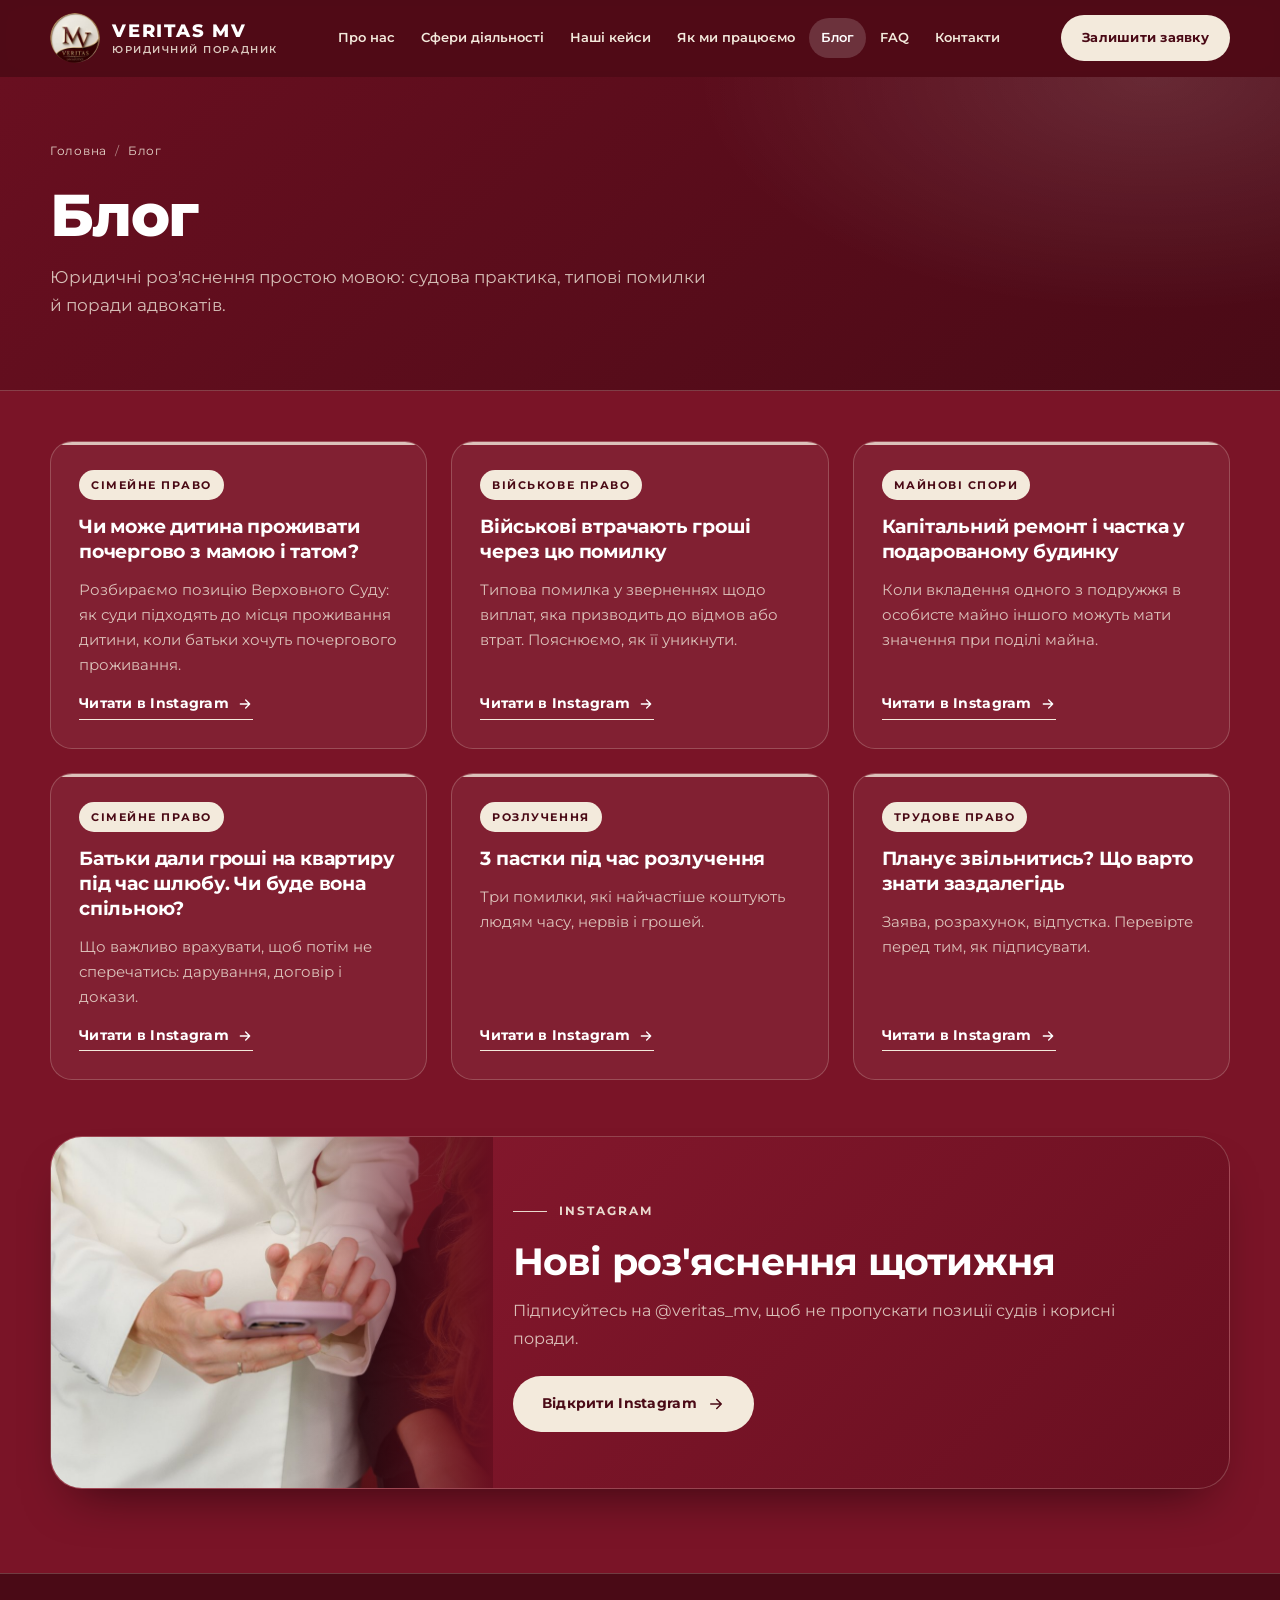
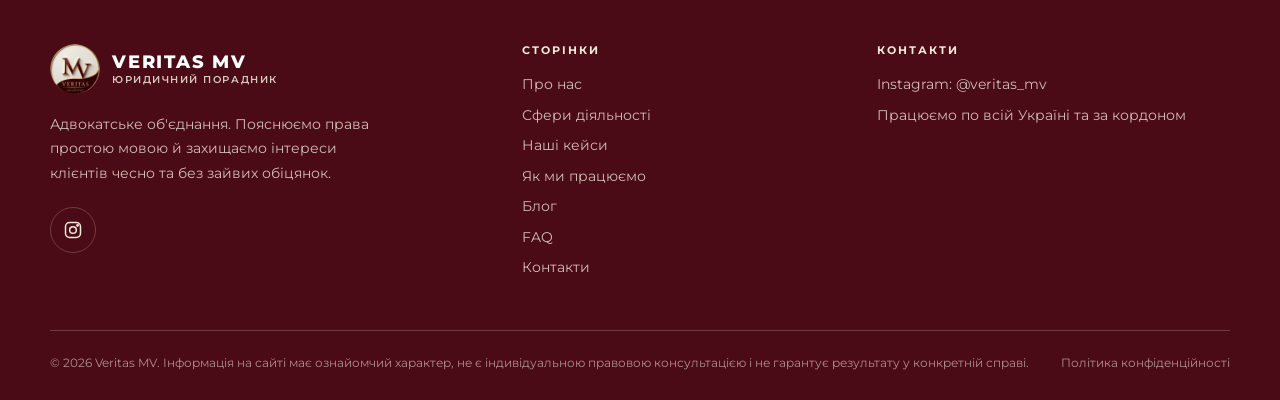
<file: blog.html>
<!DOCTYPE html>
<html lang="uk">
<head>
<meta charset="utf-8">
<meta name="viewport" content="width=device-width,initial-scale=1">
<title>Блог | Veritas MV · Юридичний порадник</title>
<meta name="description" content="Юридичні роз'яснення простою мовою: судова практика, типові помилки, поради адвокатів Veritas MV.">
<link rel="canonical" href="https://veritasmv.com.ua/blog.html">
<meta property="og:type" content="website"><meta property="og:locale" content="uk_UA">
<meta property="og:title" content="Блог | Veritas MV · Юридичний порадник"><meta property="og:description" content="Юридичні роз'яснення простою мовою: судова практика, типові помилки, поради адвокатів Veritas MV.">
<meta property="og:image" content="https://veritasmv.com.ua/hero.jpg"><meta property="og:url" content="https://veritasmv.com.ua/blog.html">
<meta name="theme-color" content="#4a0a16">
<link rel="icon" type="image/png" href="favicon.png"><link rel="apple-touch-icon" href="apple-touch-icon.png">
<link rel="preconnect" href="https://fonts.googleapis.com"><link rel="preconnect" href="https://fonts.gstatic.com" crossorigin>
<link href="https://fonts.googleapis.com/css2?family=Montserrat:ital,wght@0,300;0,400;0,500;0,600;0,700;0,800;1,500;1,600&display=swap&subset=cyrillic" rel="stylesheet">
<link rel="stylesheet" href="style.css">

</head>
<body>
<a class="sr-only" href="#main">Перейти до змісту</a>
<header class="site-header"><div class="container header-in">
  <a class="brand" href="index.html" aria-label="Юридичний порадник: на головну"><img src="logo.png" alt="Емблема Veritas MV" width="50" height="50"><span class="brand-txt"><b>VERITAS MV</b><small>Юридичний порадник</small></span></a>
  <nav class="nav" aria-label="Основне меню"><a href="about.html">Про нас</a><a href="services.html">Сфери діяльності</a><a href="cases.html">Наші кейси</a><a href="process.html">Як ми працюємо</a><a href="blog.html" class="active">Блог</a><a href="faq.html">FAQ</a><a href="contacts.html">Контакти</a></nav>
  <a class="btn btn-primary btn-sm header-cta" href="contacts.html#form">Залишити заявку</a>
  <button class="burger" aria-label="Меню" aria-expanded="false"><span></span></button>
</div></header>
<div class="mobile-menu"><a class="m-link" href="about.html">Про нас</a><a class="m-link" href="services.html">Сфери діяльності</a><a class="m-link" href="cases.html">Наші кейси</a><a class="m-link" href="process.html">Як ми працюємо</a><a class="m-link active" href="blog.html">Блог</a><a class="m-link" href="faq.html">FAQ</a><a class="m-link" href="contacts.html">Контакти</a>
  <a class="btn btn-primary" href="contacts.html#form">Залишити заявку</a>
  <div class="m-contact"><a href="https://www.instagram.com/veritas_mv" target="_blank" rel="noopener">Instagram @veritas_mv</a></div>
</div>
<main id="main">
<section class="page-hero"><div class="container">
  <div class="crumbs"><a href="index.html">Головна</a><span>/</span>Блог</div>
  <h1>Блог</h1><p>Юридичні роз'яснення простою мовою: судова практика, типові помилки й поради адвокатів.</p></div></section><section class="section" style="padding-top:50px"><div class="container">
<div class="grid g3"><article class="post rv d1"><span class="tag">Сімейне право</span><h3>Чи може дитина проживати почергово з мамою і татом?</h3><p>Розбираємо позицію Верховного Суду: як суди підходять до місця проживання дитини, коли батьки хочуть почергового проживання.</p><a class="link-arrow" href="https://www.instagram.com/veritas_mv" target="_blank" rel="noopener">Читати в Instagram <svg width=16 height=16 viewBox="0 0 24 24" fill="none" stroke="currentColor" stroke-width="2" stroke-linecap="round" stroke-linejoin="round"><path d="M5 12h14M13 6l6 6-6 6"/></svg></a></article><article class="post rv d2"><span class="tag">Військове право</span><h3>Військові втрачають гроші через цю помилку</h3><p>Типова помилка у зверненнях щодо виплат, яка призводить до відмов або втрат. Пояснюємо, як її уникнути.</p><a class="link-arrow" href="https://www.instagram.com/veritas_mv" target="_blank" rel="noopener">Читати в Instagram <svg width=16 height=16 viewBox="0 0 24 24" fill="none" stroke="currentColor" stroke-width="2" stroke-linecap="round" stroke-linejoin="round"><path d="M5 12h14M13 6l6 6-6 6"/></svg></a></article><article class="post rv d3"><span class="tag">Майнові спори</span><h3>Капітальний ремонт і частка у подарованому будинку</h3><p>Коли вкладення одного з подружжя в особисте майно іншого можуть мати значення при поділі майна.</p><a class="link-arrow" href="https://www.instagram.com/veritas_mv" target="_blank" rel="noopener">Читати в Instagram <svg width=16 height=16 viewBox="0 0 24 24" fill="none" stroke="currentColor" stroke-width="2" stroke-linecap="round" stroke-linejoin="round"><path d="M5 12h14M13 6l6 6-6 6"/></svg></a></article><article class="post rv d1"><span class="tag">Сімейне право</span><h3>Батьки дали гроші на квартиру під час шлюбу. Чи буде вона спільною?</h3><p>Що важливо врахувати, щоб потім не сперечатись: дарування, договір і докази.</p><a class="link-arrow" href="https://www.instagram.com/veritas_mv" target="_blank" rel="noopener">Читати в Instagram <svg width=16 height=16 viewBox="0 0 24 24" fill="none" stroke="currentColor" stroke-width="2" stroke-linecap="round" stroke-linejoin="round"><path d="M5 12h14M13 6l6 6-6 6"/></svg></a></article><article class="post rv d2"><span class="tag">Розлучення</span><h3>3 пастки під час розлучення</h3><p>Три помилки, які найчастіше коштують людям часу, нервів і грошей.</p><a class="link-arrow" href="https://www.instagram.com/veritas_mv" target="_blank" rel="noopener">Читати в Instagram <svg width=16 height=16 viewBox="0 0 24 24" fill="none" stroke="currentColor" stroke-width="2" stroke-linecap="round" stroke-linejoin="round"><path d="M5 12h14M13 6l6 6-6 6"/></svg></a></article><article class="post rv d3"><span class="tag">Трудове право</span><h3>Планує звільнитись? Що варто знати заздалегідь</h3><p>Заява, розрахунок, відпустка. Перевірте перед тим, як підписувати.</p><a class="link-arrow" href="https://www.instagram.com/veritas_mv" target="_blank" rel="noopener">Читати в Instagram <svg width=16 height=16 viewBox="0 0 24 24" fill="none" stroke="currentColor" stroke-width="2" stroke-linecap="round" stroke-linejoin="round"><path d="M5 12h14M13 6l6 6-6 6"/></svg></a></article></div>
<div class="cta rv" style="margin-top:56px"><div class="cta-img"><img src="phone-hands.jpg" alt="Телефон у руках" loading="lazy"></div>
<div class="cta-body"><span class="eyebrow">Instagram</span><h2>Нові роз'яснення щотижня</h2><p>Підписуйтесь на @veritas_mv, щоб не пропускати позиції судів і корисні поради.</p><a class="btn btn-primary" href="https://www.instagram.com/veritas_mv" target="_blank" rel="noopener">Відкрити Instagram <svg viewBox="0 0 24 24" fill="none" stroke="currentColor" stroke-width="2" stroke-linecap="round" stroke-linejoin="round"><path d="M5 12h14M13 6l6 6-6 6"/></svg></a></div></div>
</div></section>
</main>
<footer class="site-footer"><div class="container">
  <div class="foot-grid">
    <div>
      <a class="brand" href="index.html"><img src="logo.png" alt="" width="50" height="50"><span class="brand-txt"><b>VERITAS MV</b><small>Юридичний порадник</small></span></a>
      <p class="foot-about">Адвокатське об'єднання. Пояснюємо права простою мовою й захищаємо інтереси клієнтів чесно та без зайвих обіцянок.</p>
      <div class="socials"><a href="https://www.instagram.com/veritas_mv" target="_blank" rel="noopener" aria-label="Instagram"><svg viewBox="0 0 24 24" fill="none" stroke="currentColor" stroke-width="1.8" stroke-linecap="round" stroke-linejoin="round"><rect x="3" y="3" width="18" height="18" rx="5"/><circle cx="12" cy="12" r="4"/><circle cx="17.5" cy="6.5" r=".8" fill="currentColor"/></svg></a></div>
    </div>
    <div><h4>Сторінки</h4><ul><li><a href="about.html">Про нас</a></li><li><a href="services.html">Сфери діяльності</a></li><li><a href="cases.html">Наші кейси</a></li><li><a href="process.html">Як ми працюємо</a></li><li><a href="blog.html">Блог</a></li><li><a href="faq.html">FAQ</a></li><li><a href="contacts.html">Контакти</a></li></ul></div>
    <div><h4>Контакти</h4><ul><li><a href="https://www.instagram.com/veritas_mv" target="_blank" rel="noopener">Instagram: @veritas_mv</a></li><li>Працюємо по всій Україні та за кордоном</li></ul></div>
  </div>
  <div class="foot-bottom">
    <div>© <span data-year>2026</span> Veritas MV. Інформація на сайті має ознайомчий характер, не є індивідуальною правовою консультацією і не гарантує результату у конкретній справі.</div>
    <div><a href="privacy.html">Політика конфіденційності</a></div>
  </div>
</div></footer>
<div class="mbar"><a class="btn btn-primary" href="contacts.html#form">Залишити заявку</a><a class="btn btn-light sq" href="https://www.instagram.com/veritas_mv" target="_blank" rel="noopener" aria-label="Instagram"><svg viewBox="0 0 24 24" fill="none" stroke="currentColor" stroke-width="1.8" stroke-linecap="round" stroke-linejoin="round"><rect x="3" y="3" width="18" height="18" rx="5"/><circle cx="12" cy="12" r="4"/><circle cx="17.5" cy="6.5" r=".8" fill="currentColor"/></svg></a></div>
<script src="config.js"></script>
<script src="main.js"></script>
</body>
</html>
</file>
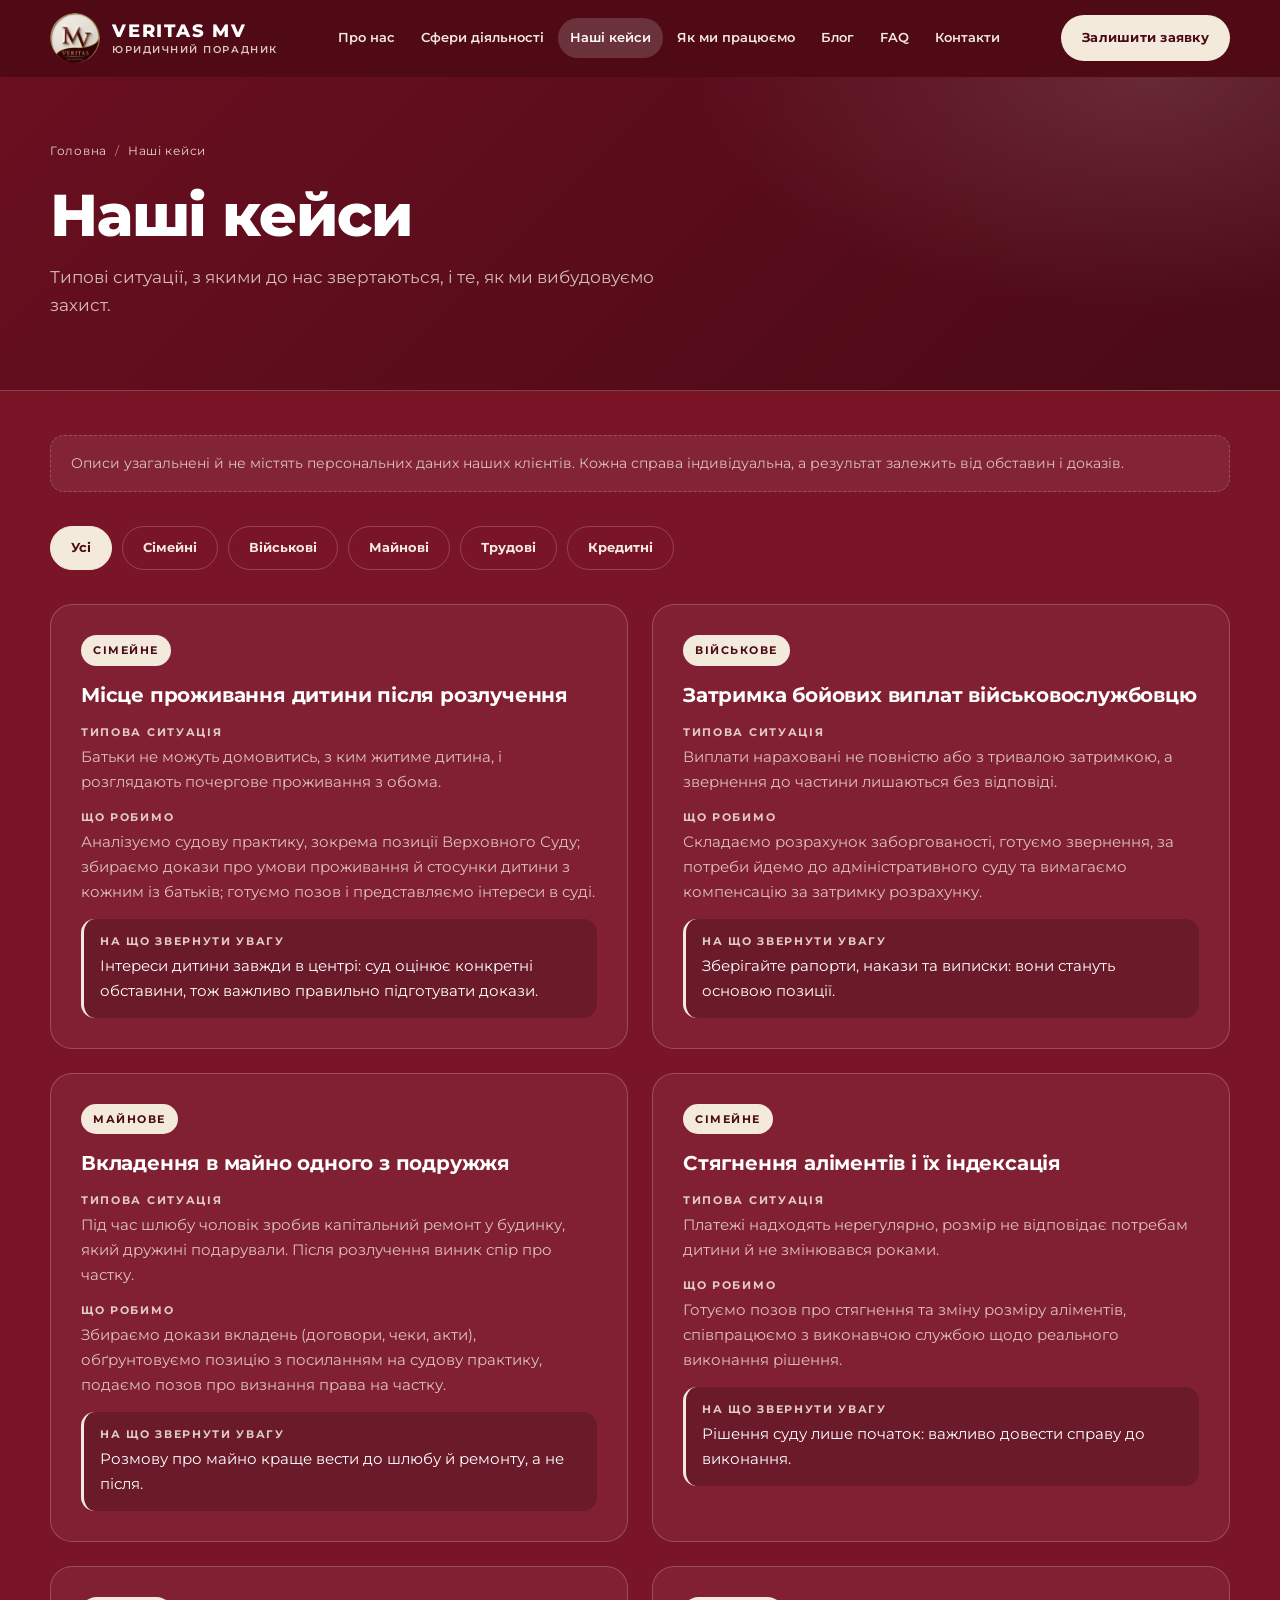
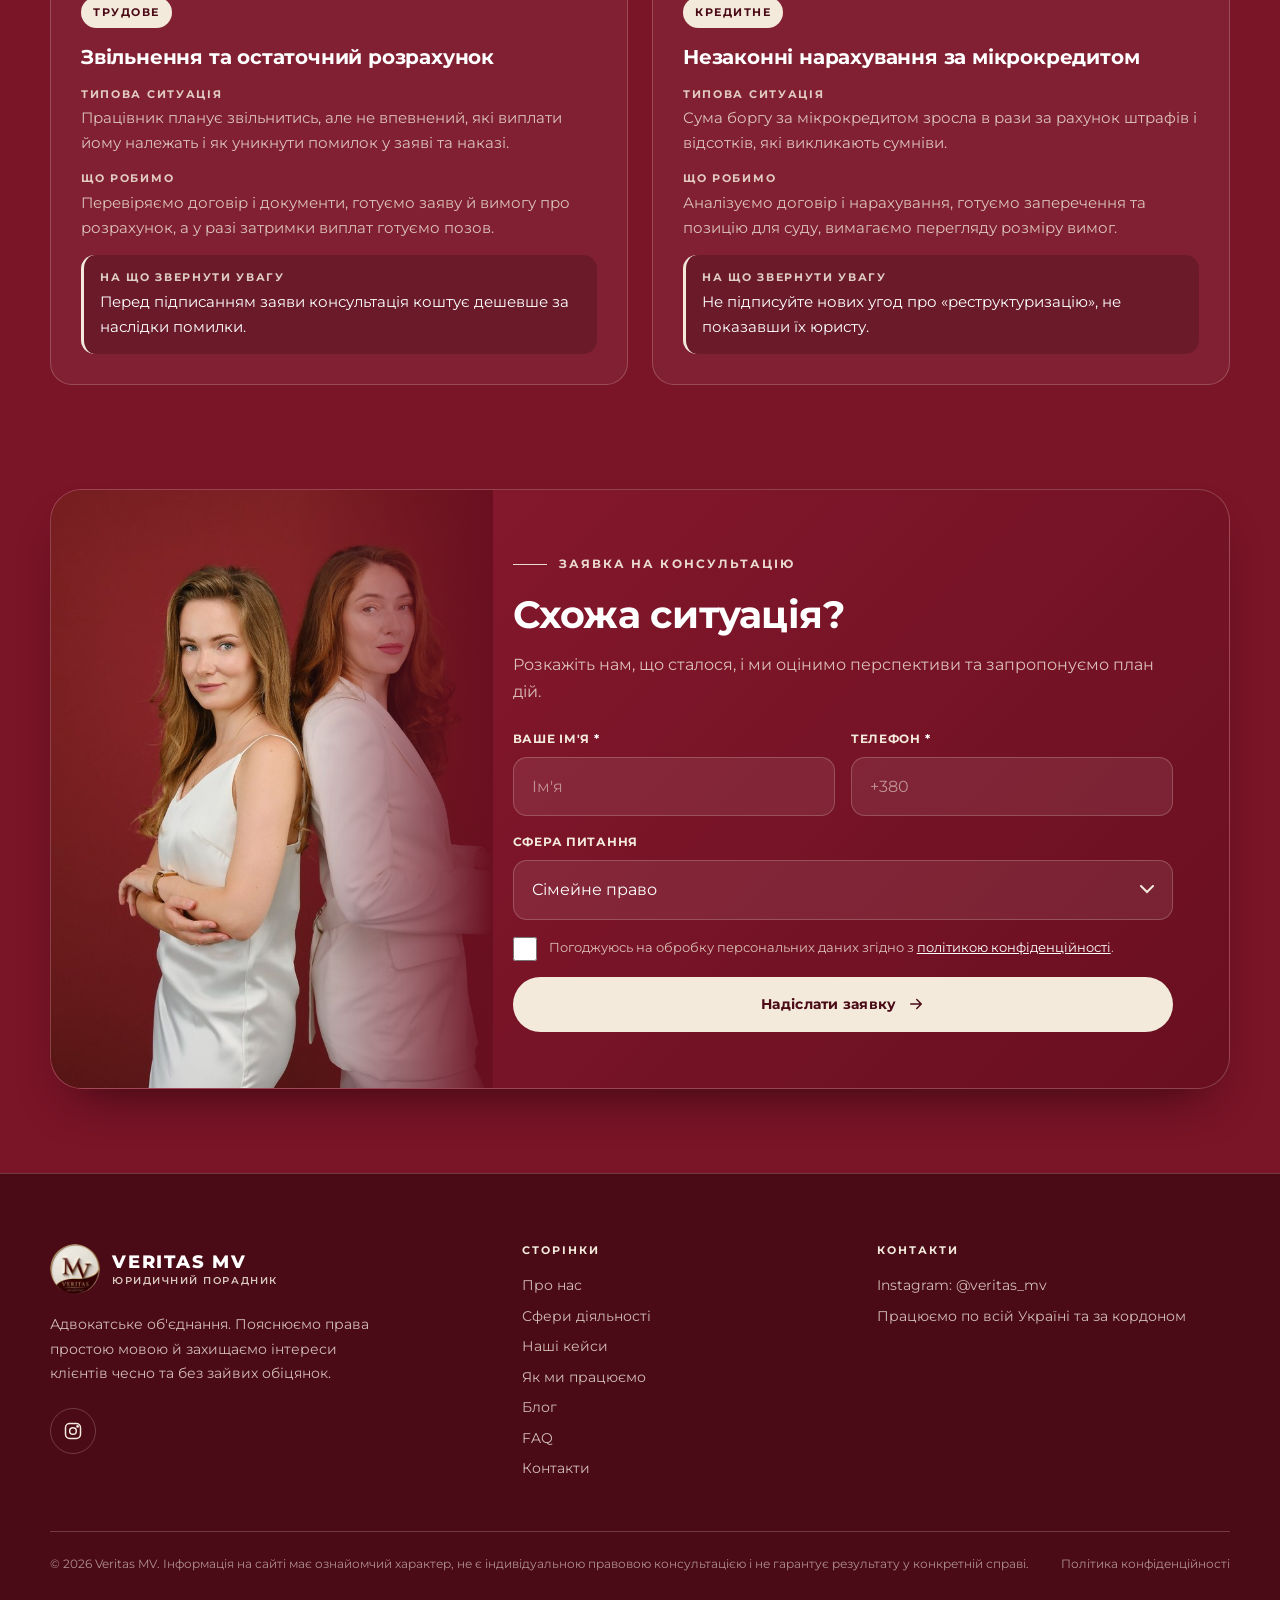
<file: cases.html>
<!DOCTYPE html>
<html lang="uk">
<head>
<meta charset="utf-8">
<meta name="viewport" content="width=device-width,initial-scale=1">
<title>Наші кейси | Veritas MV · Юридичний порадник</title>
<meta name="description" content="Типові ситуації, з якими звертаються до адвокатського об'єднання Veritas MV: сімейні, військові, майнові, трудові та кредитні спори.">
<link rel="canonical" href="https://veritasmv.com.ua/cases.html">
<meta property="og:type" content="website"><meta property="og:locale" content="uk_UA">
<meta property="og:title" content="Наші кейси | Veritas MV · Юридичний порадник"><meta property="og:description" content="Типові ситуації, з якими звертаються до адвокатського об'єднання Veritas MV: сімейні, військові, майнові, трудові та кредитні спори.">
<meta property="og:image" content="https://veritasmv.com.ua/hero.jpg"><meta property="og:url" content="https://veritasmv.com.ua/cases.html">
<meta name="theme-color" content="#4a0a16">
<link rel="icon" type="image/png" href="favicon.png"><link rel="apple-touch-icon" href="apple-touch-icon.png">
<link rel="preconnect" href="https://fonts.googleapis.com"><link rel="preconnect" href="https://fonts.gstatic.com" crossorigin>
<link href="https://fonts.googleapis.com/css2?family=Montserrat:ital,wght@0,300;0,400;0,500;0,600;0,700;0,800;1,500;1,600&display=swap&subset=cyrillic" rel="stylesheet">
<link rel="stylesheet" href="style.css">

</head>
<body>
<a class="sr-only" href="#main">Перейти до змісту</a>
<header class="site-header"><div class="container header-in">
  <a class="brand" href="index.html" aria-label="Юридичний порадник: на головну"><img src="logo.png" alt="Емблема Veritas MV" width="50" height="50"><span class="brand-txt"><b>VERITAS MV</b><small>Юридичний порадник</small></span></a>
  <nav class="nav" aria-label="Основне меню"><a href="about.html">Про нас</a><a href="services.html">Сфери діяльності</a><a href="cases.html" class="active">Наші кейси</a><a href="process.html">Як ми працюємо</a><a href="blog.html">Блог</a><a href="faq.html">FAQ</a><a href="contacts.html">Контакти</a></nav>
  <a class="btn btn-primary btn-sm header-cta" href="contacts.html#form">Залишити заявку</a>
  <button class="burger" aria-label="Меню" aria-expanded="false"><span></span></button>
</div></header>
<div class="mobile-menu"><a class="m-link" href="about.html">Про нас</a><a class="m-link" href="services.html">Сфери діяльності</a><a class="m-link active" href="cases.html">Наші кейси</a><a class="m-link" href="process.html">Як ми працюємо</a><a class="m-link" href="blog.html">Блог</a><a class="m-link" href="faq.html">FAQ</a><a class="m-link" href="contacts.html">Контакти</a>
  <a class="btn btn-primary" href="contacts.html#form">Залишити заявку</a>
  <div class="m-contact"><a href="https://www.instagram.com/veritas_mv" target="_blank" rel="noopener">Instagram @veritas_mv</a></div>
</div>
<main id="main">
<section class="page-hero"><div class="container">
  <div class="crumbs"><a href="index.html">Головна</a><span>/</span>Наші кейси</div>
  <h1>Наші кейси</h1><p>Типові ситуації, з якими до нас звертаються, і те, як ми вибудовуємо захист.</p></div></section><section class="section" style="padding-top:44px"><div class="container">
<div class="note">Описи узагальнені й не містять персональних даних наших клієнтів. Кожна справа індивідуальна, а результат залежить від обставин і доказів.</div>
<div class="filters"><button class="filter on" data-f="all">Усі</button><button class="filter" data-f="family">Сімейні</button><button class="filter" data-f="military">Військові</button><button class="filter" data-f="property">Майнові</button><button class="filter" data-f="labor">Трудові</button><button class="filter" data-f="consumer">Кредитні</button></div><div class="grid g2"><article class="case rv" data-cat="family"><span class="tag">Сімейне</span><h3>Місце проживання дитини після розлучення</h3>
<dl><div><dt>Типова ситуація</dt><dd>Батьки не можуть домовитись, з ким житиме дитина, і розглядають почергове проживання з обома.</dd></div><div><dt>Що робимо</dt><dd>Аналізуємо судову практику, зокрема позиції Верховного Суду; збираємо докази про умови проживання й стосунки дитини з кожним із батьків; готуємо позов і представляємо інтереси в суді.</dd></div><div class="res"><dt>На що звернути увагу</dt><dd>Інтереси дитини завжди в центрі: суд оцінює конкретні обставини, тож важливо правильно підготувати докази.</dd></div></dl></article><article class="case rv" data-cat="military"><span class="tag">Військове</span><h3>Затримка бойових виплат військовослужбовцю</h3>
<dl><div><dt>Типова ситуація</dt><dd>Виплати нараховані не повністю або з тривалою затримкою, а звернення до частини лишаються без відповіді.</dd></div><div><dt>Що робимо</dt><dd>Складаємо розрахунок заборгованості, готуємо звернення, за потреби йдемо до адміністративного суду та вимагаємо компенсацію за затримку розрахунку.</dd></div><div class="res"><dt>На що звернути увагу</dt><dd>Зберігайте рапорти, накази та виписки: вони стануть основою позиції.</dd></div></dl></article><article class="case rv" data-cat="property"><span class="tag">Майнове</span><h3>Вкладення в майно одного з подружжя</h3>
<dl><div><dt>Типова ситуація</dt><dd>Під час шлюбу чоловік зробив капітальний ремонт у будинку, який дружині подарували. Після розлучення виник спір про частку.</dd></div><div><dt>Що робимо</dt><dd>Збираємо докази вкладень (договори, чеки, акти), обґрунтовуємо позицію з посиланням на судову практику, подаємо позов про визнання права на частку.</dd></div><div class="res"><dt>На що звернути увагу</dt><dd>Розмову про майно краще вести до шлюбу й ремонту, а не після.</dd></div></dl></article><article class="case rv" data-cat="family"><span class="tag">Сімейне</span><h3>Стягнення аліментів і їх індексація</h3>
<dl><div><dt>Типова ситуація</dt><dd>Платежі надходять нерегулярно, розмір не відповідає потребам дитини й не змінювався роками.</dd></div><div><dt>Що робимо</dt><dd>Готуємо позов про стягнення та зміну розміру аліментів, співпрацюємо з виконавчою службою щодо реального виконання рішення.</dd></div><div class="res"><dt>На що звернути увагу</dt><dd>Рішення суду лише початок: важливо довести справу до виконання.</dd></div></dl></article><article class="case rv" data-cat="labor"><span class="tag">Трудове</span><h3>Звільнення та остаточний розрахунок</h3>
<dl><div><dt>Типова ситуація</dt><dd>Працівник планує звільнитись, але не впевнений, які виплати йому належать і як уникнути помилок у заяві та наказі.</dd></div><div><dt>Що робимо</dt><dd>Перевіряємо договір і документи, готуємо заяву й вимогу про розрахунок, а у разі затримки виплат готуємо позов.</dd></div><div class="res"><dt>На що звернути увагу</dt><dd>Перед підписанням заяви консультація коштує дешевше за наслідки помилки.</dd></div></dl></article><article class="case rv" data-cat="consumer"><span class="tag">Кредитне</span><h3>Незаконні нарахування за мікрокредитом</h3>
<dl><div><dt>Типова ситуація</dt><dd>Сума боргу за мікрокредитом зросла в рази за рахунок штрафів і відсотків, які викликають сумніви.</dd></div><div><dt>Що робимо</dt><dd>Аналізуємо договір і нарахування, готуємо заперечення та позицію для суду, вимагаємо перегляду розміру вимог.</dd></div><div class="res"><dt>На що звернути увагу</dt><dd>Не підписуйте нових угод про «реструктуризацію», не показавши їх юристу.</dd></div></dl></article></div></div></section><section class="section" style="padding-top:20px"><div class="container">
  <div class="cta rv">
    <div class="cta-img"><img src="cta-wide.jpg" alt="Адвокати Veritas MV" loading="lazy"></div>
    <div class="cta-body">
      <span class="eyebrow">Заявка на консультацію</span>
      <h2>Схожа ситуація?</h2><p>Розкажіть нам, що сталося, і ми оцінимо перспективи та запропонуємо план дій.</p>
      <form class="form" data-lead novalidate>
  <div class="form-fields" style="display:grid;gap:16px">
    <div class="row two">
      <div class="field"><label for="ctan">Ваше ім'я <span class="req">*</span></label><input id="ctan" name="name" placeholder="Ім'я" autocomplete="name"><div class="msg">Вкажіть ім'я</div></div>
      <div class="field"><label for="ctap">Телефон <span class="req">*</span></label><input id="ctap" name="phone" type="tel" inputmode="tel" placeholder="+380" autocomplete="tel"><div class="msg">Вкажіть коректний номер</div></div>
    </div>
    <div class="field"><label for="ctaa">Сфера питання</label><select id="ctaa" name="area"><option value="family">Сімейне право</option><option value="military">Військове право</option><option value="property">Майнові та цивільні спори</option><option value="labor">Трудове право</option><option value="consumer">Кредити та споживчі спори</option><option value="abroad">Українці за кордоном</option><option value="other">Інше / не знаю, до кого звертатись</option></select></div>
    <div class="hp" aria-hidden="true"><input name="website" tabindex="-1" autocomplete="off"></div><label class="check"><input type="checkbox" name="consent"><span>Погоджуюсь на обробку персональних даних згідно з <a href="privacy.html">політикою конфіденційності</a>.</span></label>
    <button class="btn btn-primary" type="submit">Надіслати заявку <svg viewBox="0 0 24 24" fill="none" stroke="currentColor" stroke-width="2" stroke-linecap="round" stroke-linejoin="round"><path d="M5 12h14M13 6l6 6-6 6"/></svg></button><div class="form-err">Не вдалося надіслати заявку. Спробуйте ще раз або напишіть нам в Instagram.</div>
  </div>
  <div class="form-ok"><b>Дякуємо! Заявку отримано.</b>Ми зв'яжемося з вами найближчим часом.<small class="demo-note">Демо-режим: заявку нікуди не надіслано, бо форму ще не підключено до пошти чи месенджера.</small></div>
</form>
    </div>
  </div></div></section>
</main>
<footer class="site-footer"><div class="container">
  <div class="foot-grid">
    <div>
      <a class="brand" href="index.html"><img src="logo.png" alt="" width="50" height="50"><span class="brand-txt"><b>VERITAS MV</b><small>Юридичний порадник</small></span></a>
      <p class="foot-about">Адвокатське об'єднання. Пояснюємо права простою мовою й захищаємо інтереси клієнтів чесно та без зайвих обіцянок.</p>
      <div class="socials"><a href="https://www.instagram.com/veritas_mv" target="_blank" rel="noopener" aria-label="Instagram"><svg viewBox="0 0 24 24" fill="none" stroke="currentColor" stroke-width="1.8" stroke-linecap="round" stroke-linejoin="round"><rect x="3" y="3" width="18" height="18" rx="5"/><circle cx="12" cy="12" r="4"/><circle cx="17.5" cy="6.5" r=".8" fill="currentColor"/></svg></a></div>
    </div>
    <div><h4>Сторінки</h4><ul><li><a href="about.html">Про нас</a></li><li><a href="services.html">Сфери діяльності</a></li><li><a href="cases.html">Наші кейси</a></li><li><a href="process.html">Як ми працюємо</a></li><li><a href="blog.html">Блог</a></li><li><a href="faq.html">FAQ</a></li><li><a href="contacts.html">Контакти</a></li></ul></div>
    <div><h4>Контакти</h4><ul><li><a href="https://www.instagram.com/veritas_mv" target="_blank" rel="noopener">Instagram: @veritas_mv</a></li><li>Працюємо по всій Україні та за кордоном</li></ul></div>
  </div>
  <div class="foot-bottom">
    <div>© <span data-year>2026</span> Veritas MV. Інформація на сайті має ознайомчий характер, не є індивідуальною правовою консультацією і не гарантує результату у конкретній справі.</div>
    <div><a href="privacy.html">Політика конфіденційності</a></div>
  </div>
</div></footer>
<div class="mbar"><a class="btn btn-primary" href="contacts.html#form">Залишити заявку</a><a class="btn btn-light sq" href="https://www.instagram.com/veritas_mv" target="_blank" rel="noopener" aria-label="Instagram"><svg viewBox="0 0 24 24" fill="none" stroke="currentColor" stroke-width="1.8" stroke-linecap="round" stroke-linejoin="round"><rect x="3" y="3" width="18" height="18" rx="5"/><circle cx="12" cy="12" r="4"/><circle cx="17.5" cy="6.5" r=".8" fill="currentColor"/></svg></a></div>
<script src="config.js"></script>
<script src="main.js"></script>
</body>
</html>
</file>
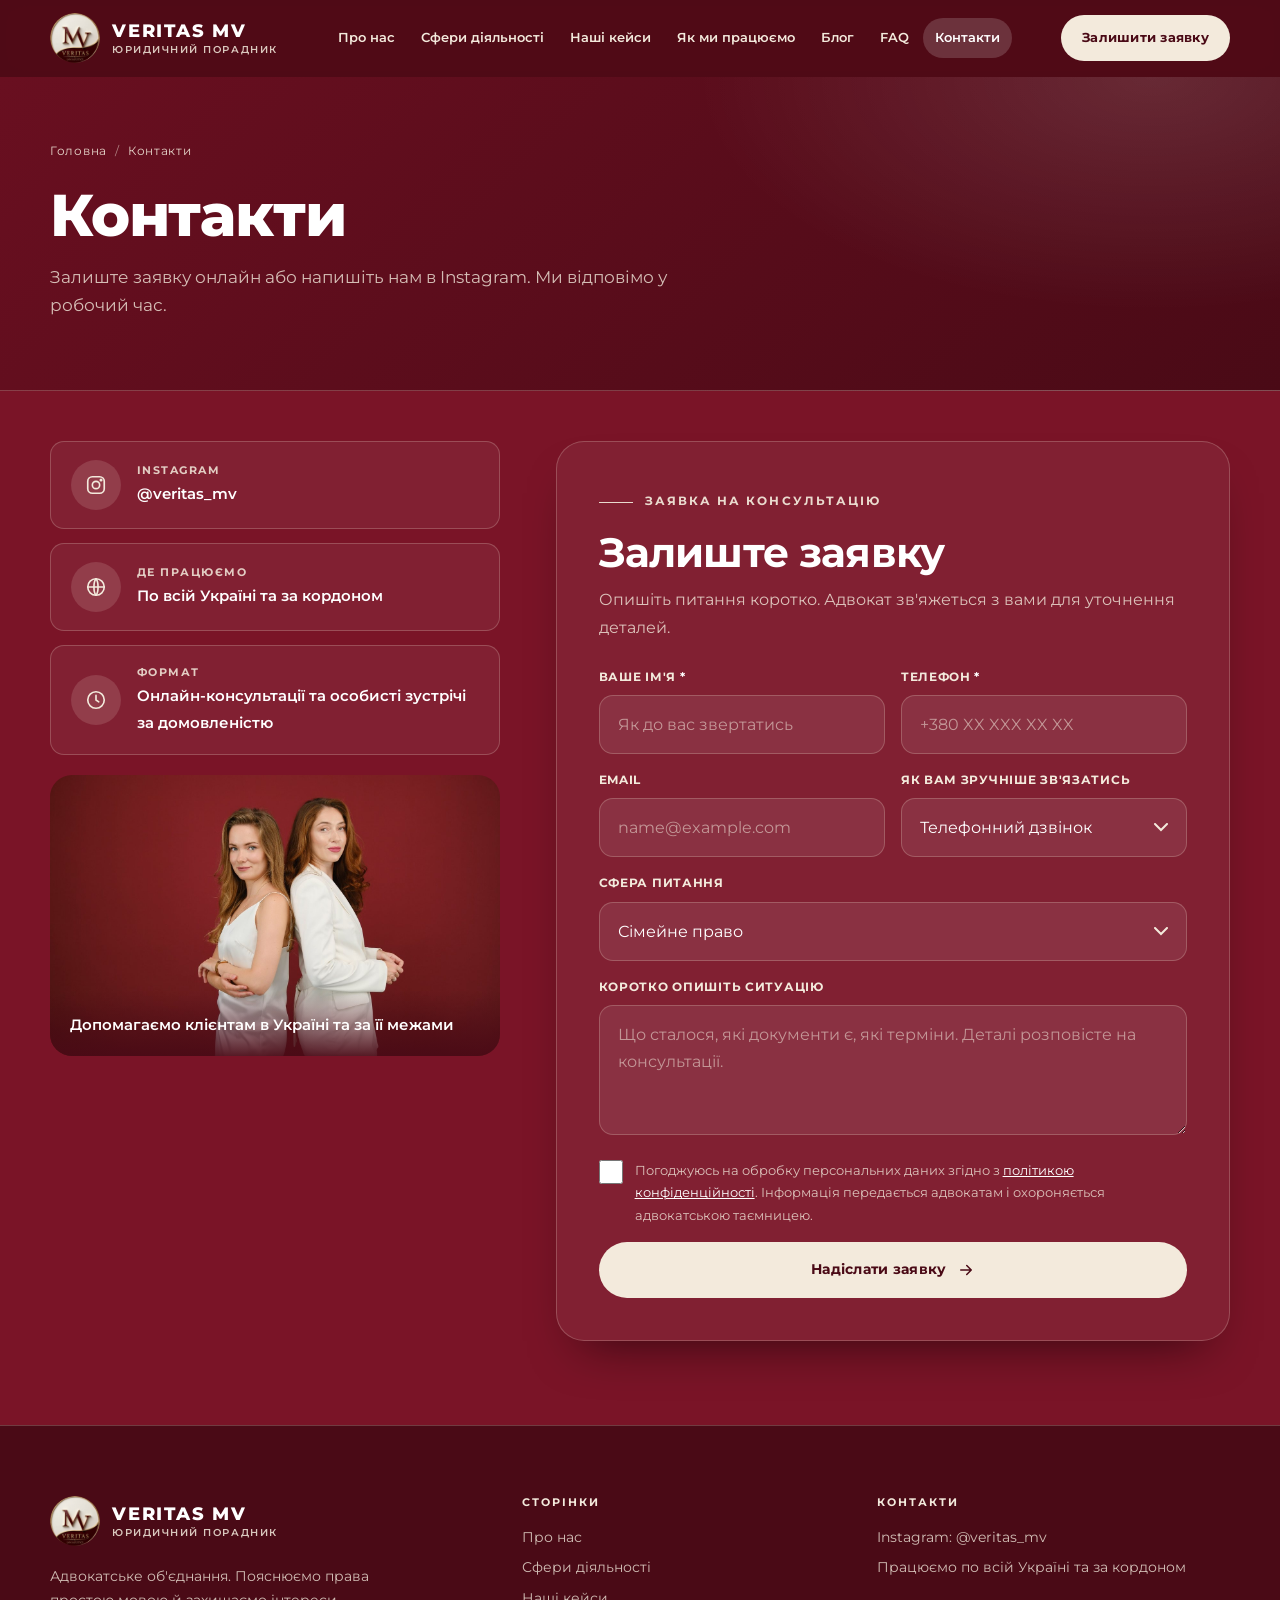
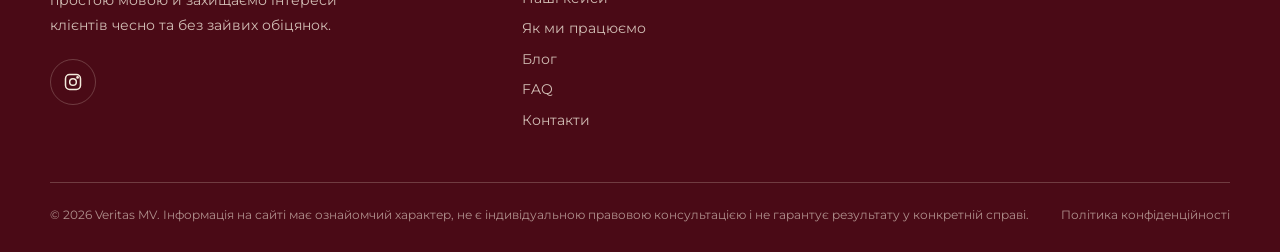
<file: contacts.html>
<!DOCTYPE html>
<html lang="uk">
<head>
<meta charset="utf-8">
<meta name="viewport" content="width=device-width,initial-scale=1">
<title>Контакти та заявка | Veritas MV · Юридичний порадник</title>
<meta name="description" content="Контакти адвокатського об'єднання Veritas MV та форма заявки на юридичну консультацію. Працюємо по всій Україні та за кордоном.">
<link rel="canonical" href="https://veritasmv.com.ua/contacts.html">
<meta property="og:type" content="website"><meta property="og:locale" content="uk_UA">
<meta property="og:title" content="Контакти та заявка | Veritas MV · Юридичний порадник"><meta property="og:description" content="Контакти адвокатського об'єднання Veritas MV та форма заявки на юридичну консультацію. Працюємо по всій Україні та за кордоном.">
<meta property="og:image" content="https://veritasmv.com.ua/hero.jpg"><meta property="og:url" content="https://veritasmv.com.ua/contacts.html">
<meta name="theme-color" content="#4a0a16">
<link rel="icon" type="image/png" href="favicon.png"><link rel="apple-touch-icon" href="apple-touch-icon.png">
<link rel="preconnect" href="https://fonts.googleapis.com"><link rel="preconnect" href="https://fonts.gstatic.com" crossorigin>
<link href="https://fonts.googleapis.com/css2?family=Montserrat:ital,wght@0,300;0,400;0,500;0,600;0,700;0,800;1,500;1,600&display=swap&subset=cyrillic" rel="stylesheet">
<link rel="stylesheet" href="style.css">

</head>
<body>
<a class="sr-only" href="#main">Перейти до змісту</a>
<header class="site-header"><div class="container header-in">
  <a class="brand" href="index.html" aria-label="Юридичний порадник: на головну"><img src="logo.png" alt="Емблема Veritas MV" width="50" height="50"><span class="brand-txt"><b>VERITAS MV</b><small>Юридичний порадник</small></span></a>
  <nav class="nav" aria-label="Основне меню"><a href="about.html">Про нас</a><a href="services.html">Сфери діяльності</a><a href="cases.html">Наші кейси</a><a href="process.html">Як ми працюємо</a><a href="blog.html">Блог</a><a href="faq.html">FAQ</a><a href="contacts.html" class="active">Контакти</a></nav>
  <a class="btn btn-primary btn-sm header-cta" href="contacts.html#form">Залишити заявку</a>
  <button class="burger" aria-label="Меню" aria-expanded="false"><span></span></button>
</div></header>
<div class="mobile-menu"><a class="m-link" href="about.html">Про нас</a><a class="m-link" href="services.html">Сфери діяльності</a><a class="m-link" href="cases.html">Наші кейси</a><a class="m-link" href="process.html">Як ми працюємо</a><a class="m-link" href="blog.html">Блог</a><a class="m-link" href="faq.html">FAQ</a><a class="m-link active" href="contacts.html">Контакти</a>
  <a class="btn btn-primary" href="contacts.html#form">Залишити заявку</a>
  <div class="m-contact"><a href="https://www.instagram.com/veritas_mv" target="_blank" rel="noopener">Instagram @veritas_mv</a></div>
</div>
<main id="main">
<section class="page-hero"><div class="container">
  <div class="crumbs"><a href="index.html">Головна</a><span>/</span>Контакти</div>
  <h1>Контакти</h1><p>Залиште заявку онлайн або напишіть нам в Instagram. Ми відповімо у робочий час.</p></div></section><section class="section" style="padding-top:50px"><div class="container contact-grid">
  <div>
    <div class="info"><a class="info-item rv" href="https://www.instagram.com/veritas_mv" target="_blank" rel="noopener"><span class="ic"><svg viewBox="0 0 24 24" fill="none" stroke="currentColor" stroke-width="1.8" stroke-linecap="round" stroke-linejoin="round"><rect x="3" y="3" width="18" height="18" rx="5"/><circle cx="12" cy="12" r="4"/><circle cx="17.5" cy="6.5" r=".8" fill="currentColor"/></svg></span><span><small>Instagram</small><b>@veritas_mv</b></span></a><div class="info-item rv"><span class="ic"><svg viewBox="0 0 24 24" fill="none" stroke="currentColor" stroke-width="1.8" stroke-linecap="round" stroke-linejoin="round"><circle cx="12" cy="12" r="9"/><path d="M3 12h18M12 3c3 3.2 3 14.8 0 18M12 3c-3 3.2-3 14.8 0 18"/></svg></span><span><small>Де працюємо</small><b>По всій Україні та за кордоном</b></span></div><div class="info-item rv"><span class="ic"><svg viewBox="0 0 24 24" fill="none" stroke="currentColor" stroke-width="1.8" stroke-linecap="round" stroke-linejoin="round"><circle cx="12" cy="12" r="9"/><path d="M12 7v5l3 2"/></svg></span><span><small>Формат</small><b>Онлайн-консультації та особисті зустрічі за домовленістю</b></span></div></div>
    <div class="photo-ph rv"><img src="cta-wide.jpg" alt="Адвокати Veritas MV" loading="lazy"><div>Допомагаємо клієнтам в Україні та за її межами</div></div>
  </div>
  <div class="form-card rv" id="form-wrap">
    <span class="eyebrow">Заявка на консультацію</span>
    <h2 style="margin-bottom:10px">Залиште заявку</h2>
    <p style="color:var(--muted);margin-bottom:26px">Опишіть питання коротко. Адвокат зв'яжеться з вами для уточнення деталей.</p>
    <form class="form" data-lead novalidate id="form">
  <div class="form-fields" style="display:grid;gap:16px">
    <div class="row two">
      <div class="field"><label for="fn">Ваше ім'я <span class="req">*</span></label><input id="fn" name="name" placeholder="Як до вас звертатись" autocomplete="name"><div class="msg">Вкажіть ім'я</div></div>
      <div class="field"><label for="fp">Телефон <span class="req">*</span></label><input id="fp" name="phone" type="tel" inputmode="tel" placeholder="+380 XX XXX XX XX" autocomplete="tel"><div class="msg">Вкажіть коректний номер телефону</div></div>
    </div>
    <div class="row two">
      <div class="field"><label for="fe">Email</label><input id="fe" name="email" type="email" placeholder="name@example.com" autocomplete="email"><div class="msg">Перевірте адресу email</div></div>
      <div class="field"><label for="fc">Як вам зручніше зв'язатись</label><select id="fc" name="contact_method"><option>Телефонний дзвінок</option><option>Telegram</option><option>Viber</option><option>Instagram</option><option>Email</option></select></div>
    </div>
    <div class="field"><label for="fa">Сфера питання</label><select id="fa" name="area"><option value="family">Сімейне право</option><option value="military">Військове право</option><option value="property">Майнові та цивільні спори</option><option value="labor">Трудове право</option><option value="consumer">Кредити та споживчі спори</option><option value="abroad">Українці за кордоном</option><option value="other">Інше / не знаю, до кого звертатись</option></select></div>
    <div class="field"><label for="fm">Коротко опишіть ситуацію</label><textarea id="fm" name="message" placeholder="Що сталося, які документи є, які терміни. Деталі розповісте на консультації."></textarea></div>
    <div class="hp" aria-hidden="true"><input name="website" tabindex="-1" autocomplete="off"></div><label class="check"><input type="checkbox" name="consent"><span>Погоджуюсь на обробку персональних даних згідно з <a href="privacy.html">політикою конфіденційності</a>. Інформація передається адвокатам і охороняється адвокатською таємницею.</span></label>
    <button class="btn btn-primary" type="submit">Надіслати заявку <svg viewBox="0 0 24 24" fill="none" stroke="currentColor" stroke-width="2" stroke-linecap="round" stroke-linejoin="round"><path d="M5 12h14M13 6l6 6-6 6"/></svg></button><div class="form-err">Не вдалося надіслати заявку. Спробуйте ще раз або напишіть нам в Instagram.</div>
  </div>
  <div class="form-ok"><b>Дякуємо! Заявку отримано.</b>Адвокат зв'яжеться з вами найближчим часом, щоб уточнити деталі та призначити консультацію.<small class="demo-note">Демо-режим: заявку нікуди не надіслано, бо форму ще не підключено до пошти чи месенджера.</small></div>
</form>
  </div>
</div></section>
</main>
<footer class="site-footer"><div class="container">
  <div class="foot-grid">
    <div>
      <a class="brand" href="index.html"><img src="logo.png" alt="" width="50" height="50"><span class="brand-txt"><b>VERITAS MV</b><small>Юридичний порадник</small></span></a>
      <p class="foot-about">Адвокатське об'єднання. Пояснюємо права простою мовою й захищаємо інтереси клієнтів чесно та без зайвих обіцянок.</p>
      <div class="socials"><a href="https://www.instagram.com/veritas_mv" target="_blank" rel="noopener" aria-label="Instagram"><svg viewBox="0 0 24 24" fill="none" stroke="currentColor" stroke-width="1.8" stroke-linecap="round" stroke-linejoin="round"><rect x="3" y="3" width="18" height="18" rx="5"/><circle cx="12" cy="12" r="4"/><circle cx="17.5" cy="6.5" r=".8" fill="currentColor"/></svg></a></div>
    </div>
    <div><h4>Сторінки</h4><ul><li><a href="about.html">Про нас</a></li><li><a href="services.html">Сфери діяльності</a></li><li><a href="cases.html">Наші кейси</a></li><li><a href="process.html">Як ми працюємо</a></li><li><a href="blog.html">Блог</a></li><li><a href="faq.html">FAQ</a></li><li><a href="contacts.html">Контакти</a></li></ul></div>
    <div><h4>Контакти</h4><ul><li><a href="https://www.instagram.com/veritas_mv" target="_blank" rel="noopener">Instagram: @veritas_mv</a></li><li>Працюємо по всій Україні та за кордоном</li></ul></div>
  </div>
  <div class="foot-bottom">
    <div>© <span data-year>2026</span> Veritas MV. Інформація на сайті має ознайомчий характер, не є індивідуальною правовою консультацією і не гарантує результату у конкретній справі.</div>
    <div><a href="privacy.html">Політика конфіденційності</a></div>
  </div>
</div></footer>
<div class="mbar"><a class="btn btn-primary" href="contacts.html#form">Залишити заявку</a><a class="btn btn-light sq" href="https://www.instagram.com/veritas_mv" target="_blank" rel="noopener" aria-label="Instagram"><svg viewBox="0 0 24 24" fill="none" stroke="currentColor" stroke-width="1.8" stroke-linecap="round" stroke-linejoin="round"><rect x="3" y="3" width="18" height="18" rx="5"/><circle cx="12" cy="12" r="4"/><circle cx="17.5" cy="6.5" r=".8" fill="currentColor"/></svg></a></div>
<script src="config.js"></script>
<script src="main.js"></script>
</body>
</html>
</file>
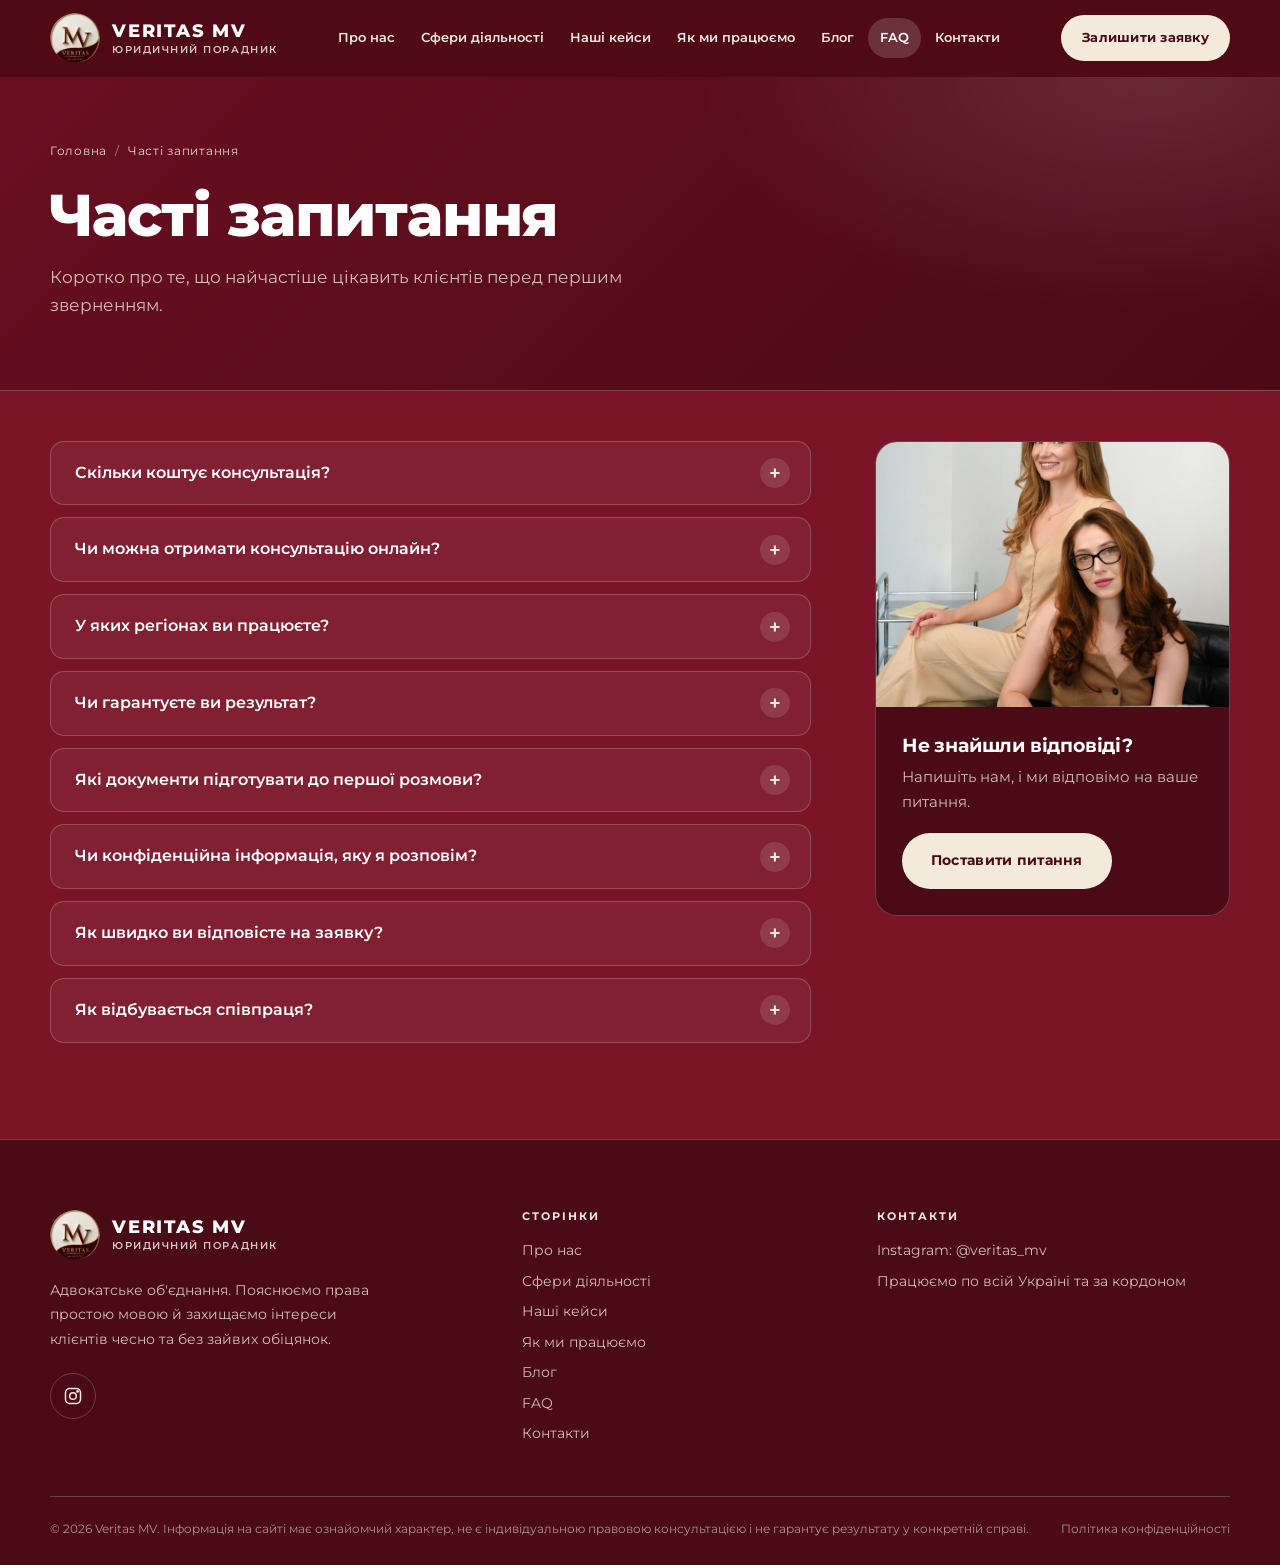
<file: faq.html>
<!DOCTYPE html>
<html lang="uk">
<head>
<meta charset="utf-8">
<meta name="viewport" content="width=device-width,initial-scale=1">
<title>Часті запитання | Veritas MV · Юридичний порадник</title>
<meta name="description" content="Відповіді на часті запитання про консультації, вартість, конфіденційність і співпрацю з адвокатським об'єднанням Veritas MV.">
<link rel="canonical" href="https://veritasmv.com.ua/faq.html">
<meta property="og:type" content="website"><meta property="og:locale" content="uk_UA">
<meta property="og:title" content="Часті запитання | Veritas MV · Юридичний порадник"><meta property="og:description" content="Відповіді на часті запитання про консультації, вартість, конфіденційність і співпрацю з адвокатським об'єднанням Veritas MV.">
<meta property="og:image" content="https://veritasmv.com.ua/hero.jpg"><meta property="og:url" content="https://veritasmv.com.ua/faq.html">
<meta name="theme-color" content="#4a0a16">
<link rel="icon" type="image/png" href="favicon.png"><link rel="apple-touch-icon" href="apple-touch-icon.png">
<link rel="preconnect" href="https://fonts.googleapis.com"><link rel="preconnect" href="https://fonts.gstatic.com" crossorigin>
<link href="https://fonts.googleapis.com/css2?family=Montserrat:ital,wght@0,300;0,400;0,500;0,600;0,700;0,800;1,500;1,600&display=swap&subset=cyrillic" rel="stylesheet">
<link rel="stylesheet" href="style.css">
<script type="application/ld+json">{"@context": "https://schema.org", "@type": "FAQPage", "mainEntity": [{"@type": "Question", "name": "Скільки коштує консультація?", "acceptedAnswer": {"@type": "Answer", "text": "Вартість залежить від складності питання та обсягу роботи. Після першого звернення ми називаємо ціну до початку роботи й фіксуємо її в договорі, щоб не було несподіванок."}}, {"@type": "Question", "name": "Чи можна отримати консультацію онлайн?", "acceptedAnswer": {"@type": "Answer", "text": "Так. Проводимо консультації по телефону, у месенджерах чи відеозв'язку. Це особливо зручно військовослужбовцям та українцям, які перебувають за кордоном."}}, {"@type": "Question", "name": "У яких регіонах ви працюєте?", "acceptedAnswer": {"@type": "Answer", "text": "Адвокати Veritas MV працюють по всій Україні та за її межами. Багато питань вирішуємо дистанційно: консультації, підготовка документів, довіреності."}}, {"@type": "Question", "name": "Чи гарантуєте ви результат?", "acceptedAnswer": {"@type": "Answer", "text": "Ні, і варто насторожитись, якщо хтось це обіцяє. Адвокат не може гарантувати рішення суду. Ми чесно оцінюємо шанси, пояснюємо ризики та робимо все, що залежить від нас, щоб захистити вашу позицію."}}, {"@type": "Question", "name": "Які документи підготувати до першої розмови?", "acceptedAnswer": {"@type": "Answer", "text": "Достатньо розповісти ситуацію своїми словами. Якщо є документи (договори, рішення, листування, довідки), надішліть фото чи скани: так ми швидше оцінимо справу."}}, {"@type": "Question", "name": "Чи конфіденційна інформація, яку я розповім?", "acceptedAnswer": {"@type": "Answer", "text": "Так. Інформація, яку клієнт повідомляє адвокату, охороняється адвокатською таємницею, і ми не розголошуємо її третім особам."}}, {"@type": "Question", "name": "Як швидко ви відповісте на заявку?", "acceptedAnswer": {"@type": "Answer", "text": "Ми зв'язуємося з вами у робочий час, щойно опрацюємо заявку. Якщо питання термінове, зазначте це в описі."}}, {"@type": "Question", "name": "Як відбувається співпраця?", "acceptedAnswer": {"@type": "Answer", "text": "Заявка, консультація, договір про надання правничої допомоги, робота над справою, результат і супровід. Детально описано на сторінці «Як ми працюємо»."}}]}</script>
</head>
<body>
<a class="sr-only" href="#main">Перейти до змісту</a>
<header class="site-header"><div class="container header-in">
  <a class="brand" href="index.html" aria-label="Юридичний порадник: на головну"><img src="logo.png" alt="Емблема Veritas MV" width="50" height="50"><span class="brand-txt"><b>VERITAS MV</b><small>Юридичний порадник</small></span></a>
  <nav class="nav" aria-label="Основне меню"><a href="about.html">Про нас</a><a href="services.html">Сфери діяльності</a><a href="cases.html">Наші кейси</a><a href="process.html">Як ми працюємо</a><a href="blog.html">Блог</a><a href="faq.html" class="active">FAQ</a><a href="contacts.html">Контакти</a></nav>
  <a class="btn btn-primary btn-sm header-cta" href="contacts.html#form">Залишити заявку</a>
  <button class="burger" aria-label="Меню" aria-expanded="false"><span></span></button>
</div></header>
<div class="mobile-menu"><a class="m-link" href="about.html">Про нас</a><a class="m-link" href="services.html">Сфери діяльності</a><a class="m-link" href="cases.html">Наші кейси</a><a class="m-link" href="process.html">Як ми працюємо</a><a class="m-link" href="blog.html">Блог</a><a class="m-link active" href="faq.html">FAQ</a><a class="m-link" href="contacts.html">Контакти</a>
  <a class="btn btn-primary" href="contacts.html#form">Залишити заявку</a>
  <div class="m-contact"><a href="https://www.instagram.com/veritas_mv" target="_blank" rel="noopener">Instagram @veritas_mv</a></div>
</div>
<main id="main">
<section class="page-hero"><div class="container">
  <div class="crumbs"><a href="index.html">Головна</a><span>/</span>Часті запитання</div>
  <h1>Часті запитання</h1><p>Коротко про те, що найчастіше цікавить клієнтів перед першим зверненням.</p></div></section><section class="section" style="padding-top:50px"><div class="container faq-wrap">
<div><details class="rv"><summary>Скільки коштує консультація?</summary><div class="ans">Вартість залежить від складності питання та обсягу роботи. Після першого звернення ми називаємо ціну до початку роботи й фіксуємо її в договорі, щоб не було несподіванок.</div></details><details class="rv"><summary>Чи можна отримати консультацію онлайн?</summary><div class="ans">Так. Проводимо консультації по телефону, у месенджерах чи відеозв'язку. Це особливо зручно військовослужбовцям та українцям, які перебувають за кордоном.</div></details><details class="rv"><summary>У яких регіонах ви працюєте?</summary><div class="ans">Адвокати Veritas MV працюють по всій Україні та за її межами. Багато питань вирішуємо дистанційно: консультації, підготовка документів, довіреності.</div></details><details class="rv"><summary>Чи гарантуєте ви результат?</summary><div class="ans">Ні, і варто насторожитись, якщо хтось це обіцяє. Адвокат не може гарантувати рішення суду. Ми чесно оцінюємо шанси, пояснюємо ризики та робимо все, що залежить від нас, щоб захистити вашу позицію.</div></details><details class="rv"><summary>Які документи підготувати до першої розмови?</summary><div class="ans">Достатньо розповісти ситуацію своїми словами. Якщо є документи (договори, рішення, листування, довідки), надішліть фото чи скани: так ми швидше оцінимо справу.</div></details><details class="rv"><summary>Чи конфіденційна інформація, яку я розповім?</summary><div class="ans">Так. Інформація, яку клієнт повідомляє адвокату, охороняється адвокатською таємницею, і ми не розголошуємо її третім особам.</div></details><details class="rv"><summary>Як швидко ви відповісте на заявку?</summary><div class="ans">Ми зв'язуємося з вами у робочий час, щойно опрацюємо заявку. Якщо питання термінове, зазначте це в описі.</div></details><details class="rv"><summary>Як відбувається співпраця?</summary><div class="ans">Заявка, консультація, договір про надання правничої допомоги, робота над справою, результат і супровід. Детально описано на сторінці «Як ми працюємо».</div></details></div>
<aside class="faq-aside rv"><div class="aside-card"><img src="faq.jpg" alt="Адвокати Veritas MV" loading="lazy"><div><h3>Не знайшли відповіді?</h3><p>Напишіть нам, і ми відповімо на ваше питання.</p><a class="btn btn-primary" href="contacts.html#form">Поставити питання</a></div></div></aside>
</div></section>
</main>
<footer class="site-footer"><div class="container">
  <div class="foot-grid">
    <div>
      <a class="brand" href="index.html"><img src="logo.png" alt="" width="50" height="50"><span class="brand-txt"><b>VERITAS MV</b><small>Юридичний порадник</small></span></a>
      <p class="foot-about">Адвокатське об'єднання. Пояснюємо права простою мовою й захищаємо інтереси клієнтів чесно та без зайвих обіцянок.</p>
      <div class="socials"><a href="https://www.instagram.com/veritas_mv" target="_blank" rel="noopener" aria-label="Instagram"><svg viewBox="0 0 24 24" fill="none" stroke="currentColor" stroke-width="1.8" stroke-linecap="round" stroke-linejoin="round"><rect x="3" y="3" width="18" height="18" rx="5"/><circle cx="12" cy="12" r="4"/><circle cx="17.5" cy="6.5" r=".8" fill="currentColor"/></svg></a></div>
    </div>
    <div><h4>Сторінки</h4><ul><li><a href="about.html">Про нас</a></li><li><a href="services.html">Сфери діяльності</a></li><li><a href="cases.html">Наші кейси</a></li><li><a href="process.html">Як ми працюємо</a></li><li><a href="blog.html">Блог</a></li><li><a href="faq.html">FAQ</a></li><li><a href="contacts.html">Контакти</a></li></ul></div>
    <div><h4>Контакти</h4><ul><li><a href="https://www.instagram.com/veritas_mv" target="_blank" rel="noopener">Instagram: @veritas_mv</a></li><li>Працюємо по всій Україні та за кордоном</li></ul></div>
  </div>
  <div class="foot-bottom">
    <div>© <span data-year>2026</span> Veritas MV. Інформація на сайті має ознайомчий характер, не є індивідуальною правовою консультацією і не гарантує результату у конкретній справі.</div>
    <div><a href="privacy.html">Політика конфіденційності</a></div>
  </div>
</div></footer>
<div class="mbar"><a class="btn btn-primary" href="contacts.html#form">Залишити заявку</a><a class="btn btn-light sq" href="https://www.instagram.com/veritas_mv" target="_blank" rel="noopener" aria-label="Instagram"><svg viewBox="0 0 24 24" fill="none" stroke="currentColor" stroke-width="1.8" stroke-linecap="round" stroke-linejoin="round"><rect x="3" y="3" width="18" height="18" rx="5"/><circle cx="12" cy="12" r="4"/><circle cx="17.5" cy="6.5" r=".8" fill="currentColor"/></svg></a></div>
<script src="config.js"></script>
<script src="main.js"></script>
</body>
</html>
</file>
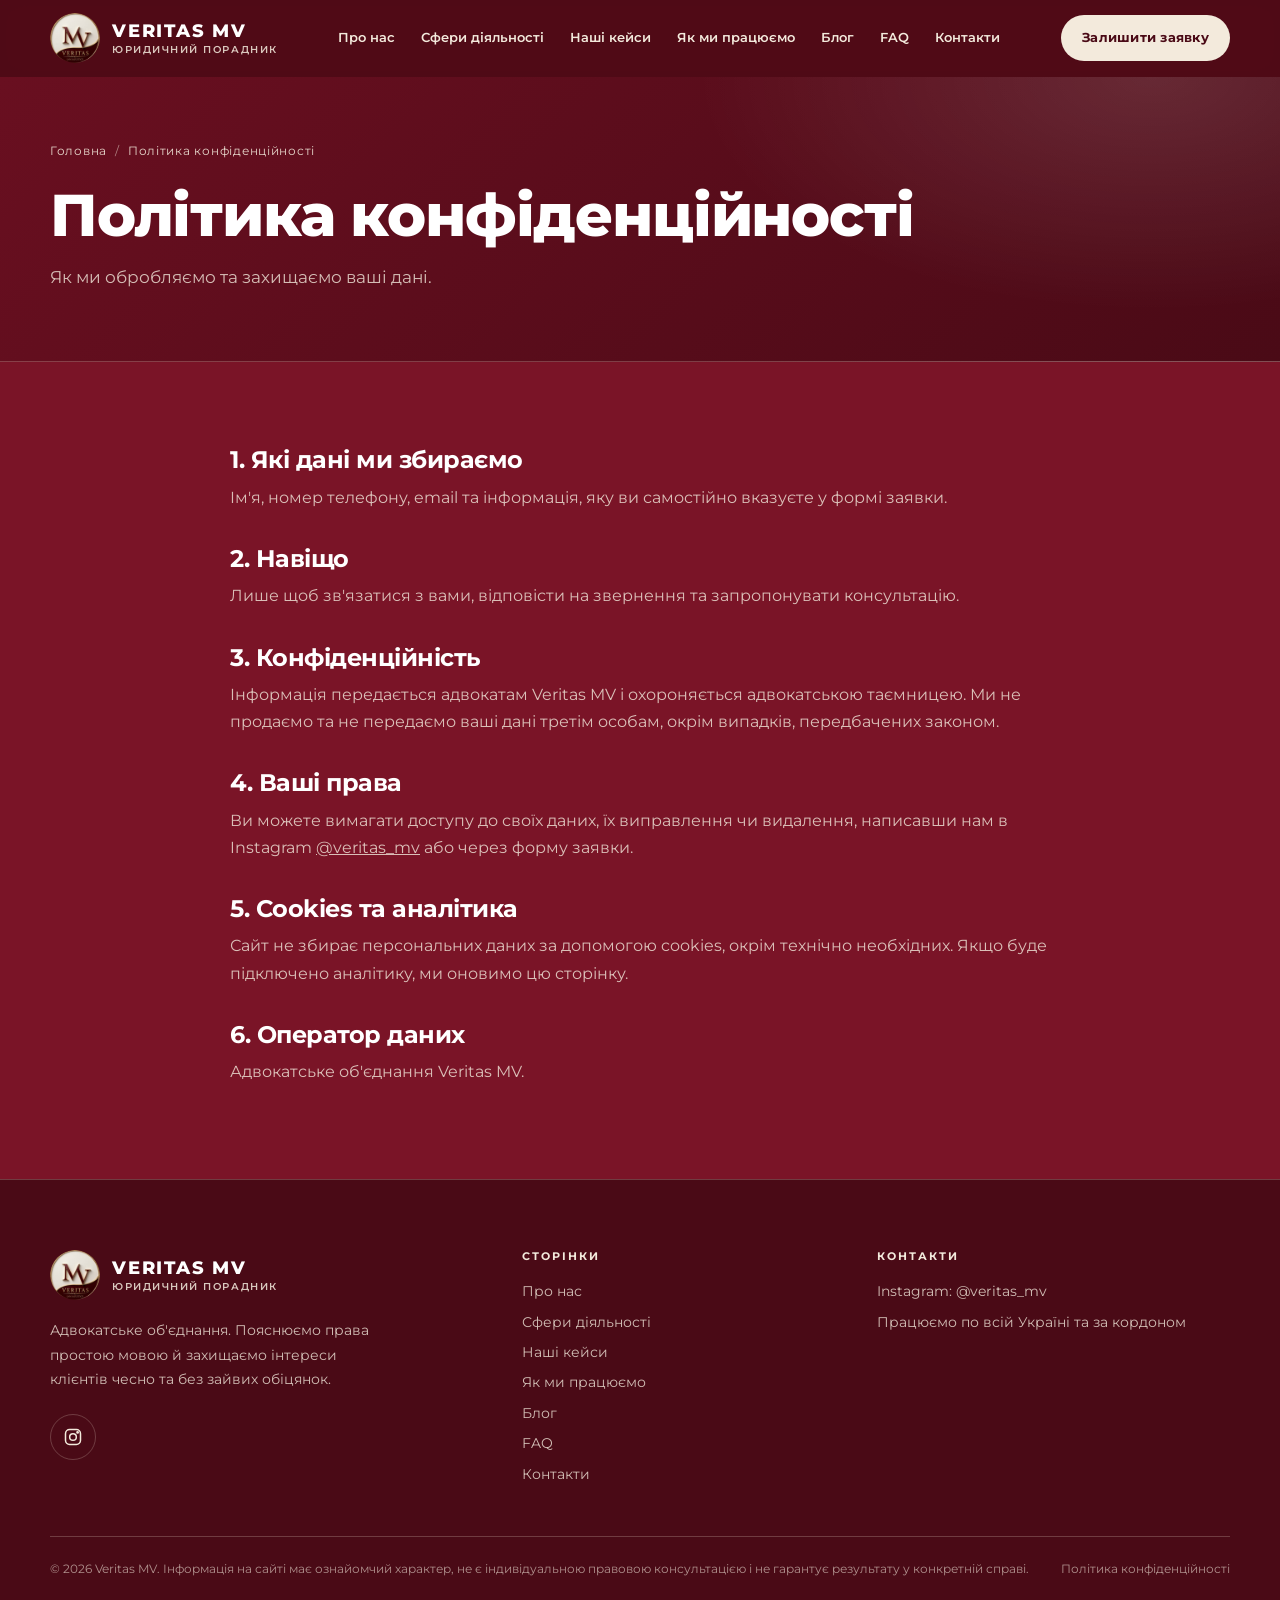
<file: privacy.html>
<!DOCTYPE html>
<html lang="uk">
<head>
<meta charset="utf-8">
<meta name="viewport" content="width=device-width,initial-scale=1">
<title>Політика конфіденційності | Veritas MV</title>
<meta name="description" content="Політика конфіденційності сайту Юридичний порадник · Veritas MV.">
<link rel="canonical" href="https://veritasmv.com.ua/privacy.html">
<meta property="og:type" content="website"><meta property="og:locale" content="uk_UA">
<meta property="og:title" content="Політика конфіденційності | Veritas MV"><meta property="og:description" content="Політика конфіденційності сайту Юридичний порадник · Veritas MV.">
<meta property="og:image" content="https://veritasmv.com.ua/hero.jpg"><meta property="og:url" content="https://veritasmv.com.ua/privacy.html">
<meta name="theme-color" content="#4a0a16">
<link rel="icon" type="image/png" href="favicon.png"><link rel="apple-touch-icon" href="apple-touch-icon.png">
<link rel="preconnect" href="https://fonts.googleapis.com"><link rel="preconnect" href="https://fonts.gstatic.com" crossorigin>
<link href="https://fonts.googleapis.com/css2?family=Montserrat:ital,wght@0,300;0,400;0,500;0,600;0,700;0,800;1,500;1,600&display=swap&subset=cyrillic" rel="stylesheet">
<link rel="stylesheet" href="style.css">

</head>
<body>
<a class="sr-only" href="#main">Перейти до змісту</a>
<header class="site-header"><div class="container header-in">
  <a class="brand" href="index.html" aria-label="Юридичний порадник: на головну"><img src="logo.png" alt="Емблема Veritas MV" width="50" height="50"><span class="brand-txt"><b>VERITAS MV</b><small>Юридичний порадник</small></span></a>
  <nav class="nav" aria-label="Основне меню"><a href="about.html">Про нас</a><a href="services.html">Сфери діяльності</a><a href="cases.html">Наші кейси</a><a href="process.html">Як ми працюємо</a><a href="blog.html">Блог</a><a href="faq.html">FAQ</a><a href="contacts.html">Контакти</a></nav>
  <a class="btn btn-primary btn-sm header-cta" href="contacts.html#form">Залишити заявку</a>
  <button class="burger" aria-label="Меню" aria-expanded="false"><span></span></button>
</div></header>
<div class="mobile-menu"><a class="m-link" href="about.html">Про нас</a><a class="m-link" href="services.html">Сфери діяльності</a><a class="m-link" href="cases.html">Наші кейси</a><a class="m-link" href="process.html">Як ми працюємо</a><a class="m-link" href="blog.html">Блог</a><a class="m-link" href="faq.html">FAQ</a><a class="m-link" href="contacts.html">Контакти</a>
  <a class="btn btn-primary" href="contacts.html#form">Залишити заявку</a>
  <div class="m-contact"><a href="https://www.instagram.com/veritas_mv" target="_blank" rel="noopener">Instagram @veritas_mv</a></div>
</div>
<main id="main">
<section class="page-hero"><div class="container">
  <div class="crumbs"><a href="index.html">Головна</a><span>/</span>Політика конфіденційності</div>
  <h1>Політика конфіденційності</h1><p>Як ми обробляємо та захищаємо ваші дані.</p></div></section><section class="section" style="padding-top:50px"><div class="container legal-text" style="max-width:820px">
<h2>1. Які дані ми збираємо</h2><p>Ім'я, номер телефону, email та інформація, яку ви самостійно вказуєте у формі заявки.</p>
<h2>2. Навіщо</h2><p>Лише щоб зв'язатися з вами, відповісти на звернення та запропонувати консультацію.</p>
<h2>3. Конфіденційність</h2><p>Інформація передається адвокатам Veritas MV і охороняється адвокатською таємницею. Ми не продаємо та не передаємо ваші дані третім особам, окрім випадків, передбачених законом.</p>
<h2>4. Ваші права</h2><p>Ви можете вимагати доступу до своїх даних, їх виправлення чи видалення, написавши нам в Instagram <a href="https://www.instagram.com/veritas_mv" target="_blank" rel="noopener" style="text-decoration:underline">@veritas_mv</a> або через форму заявки.</p>
<h2>5. Cookies та аналітика</h2><p>Сайт не збирає персональних даних за допомогою cookies, окрім технічно необхідних. Якщо буде підключено аналітику, ми оновимо цю сторінку.</p>
<h2>6. Оператор даних</h2><p>Адвокатське об'єднання Veritas MV.</p>
</div></section>
</main>
<footer class="site-footer"><div class="container">
  <div class="foot-grid">
    <div>
      <a class="brand" href="index.html"><img src="logo.png" alt="" width="50" height="50"><span class="brand-txt"><b>VERITAS MV</b><small>Юридичний порадник</small></span></a>
      <p class="foot-about">Адвокатське об'єднання. Пояснюємо права простою мовою й захищаємо інтереси клієнтів чесно та без зайвих обіцянок.</p>
      <div class="socials"><a href="https://www.instagram.com/veritas_mv" target="_blank" rel="noopener" aria-label="Instagram"><svg viewBox="0 0 24 24" fill="none" stroke="currentColor" stroke-width="1.8" stroke-linecap="round" stroke-linejoin="round"><rect x="3" y="3" width="18" height="18" rx="5"/><circle cx="12" cy="12" r="4"/><circle cx="17.5" cy="6.5" r=".8" fill="currentColor"/></svg></a></div>
    </div>
    <div><h4>Сторінки</h4><ul><li><a href="about.html">Про нас</a></li><li><a href="services.html">Сфери діяльності</a></li><li><a href="cases.html">Наші кейси</a></li><li><a href="process.html">Як ми працюємо</a></li><li><a href="blog.html">Блог</a></li><li><a href="faq.html">FAQ</a></li><li><a href="contacts.html">Контакти</a></li></ul></div>
    <div><h4>Контакти</h4><ul><li><a href="https://www.instagram.com/veritas_mv" target="_blank" rel="noopener">Instagram: @veritas_mv</a></li><li>Працюємо по всій Україні та за кордоном</li></ul></div>
  </div>
  <div class="foot-bottom">
    <div>© <span data-year>2026</span> Veritas MV. Інформація на сайті має ознайомчий характер, не є індивідуальною правовою консультацією і не гарантує результату у конкретній справі.</div>
    <div><a href="privacy.html">Політика конфіденційності</a></div>
  </div>
</div></footer>
<div class="mbar"><a class="btn btn-primary" href="contacts.html#form">Залишити заявку</a><a class="btn btn-light sq" href="https://www.instagram.com/veritas_mv" target="_blank" rel="noopener" aria-label="Instagram"><svg viewBox="0 0 24 24" fill="none" stroke="currentColor" stroke-width="1.8" stroke-linecap="round" stroke-linejoin="round"><rect x="3" y="3" width="18" height="18" rx="5"/><circle cx="12" cy="12" r="4"/><circle cx="17.5" cy="6.5" r=".8" fill="currentColor"/></svg></a></div>
<script src="config.js"></script>
<script src="main.js"></script>
</body>
</html>
</file>
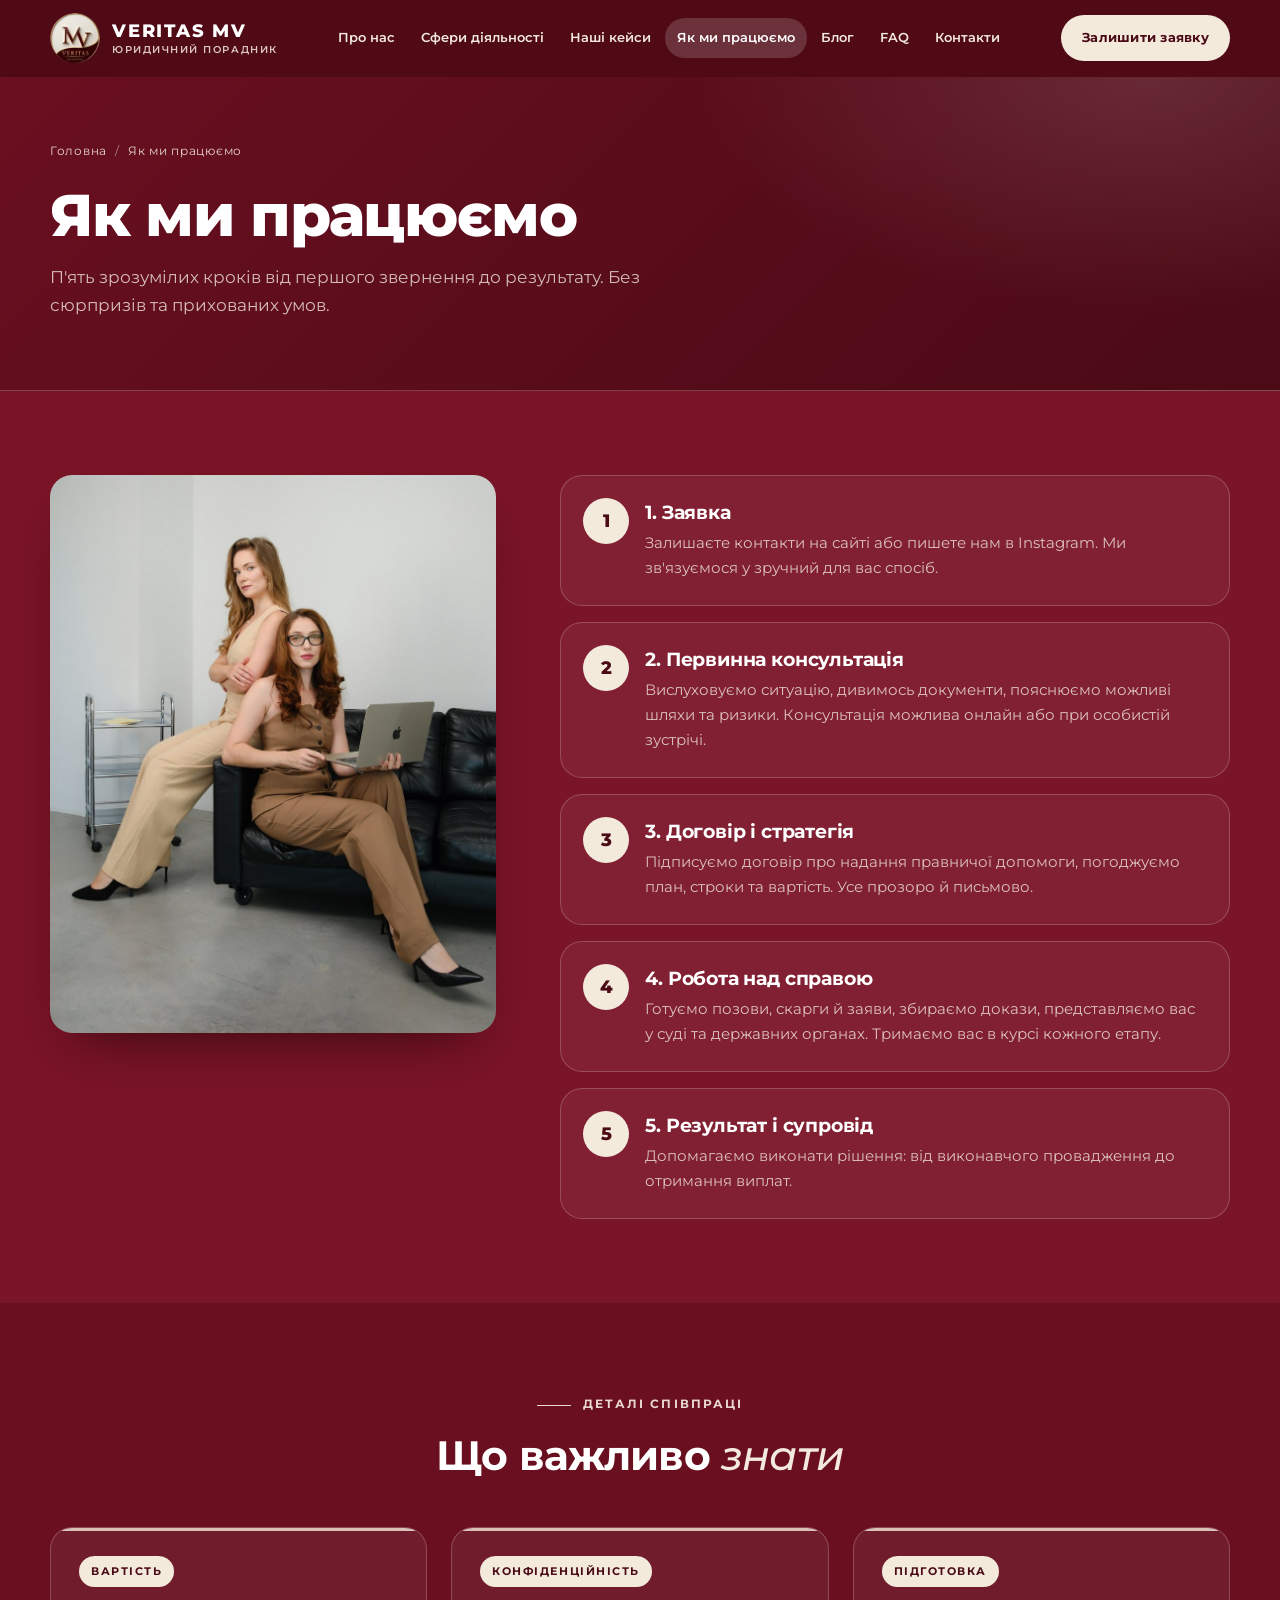
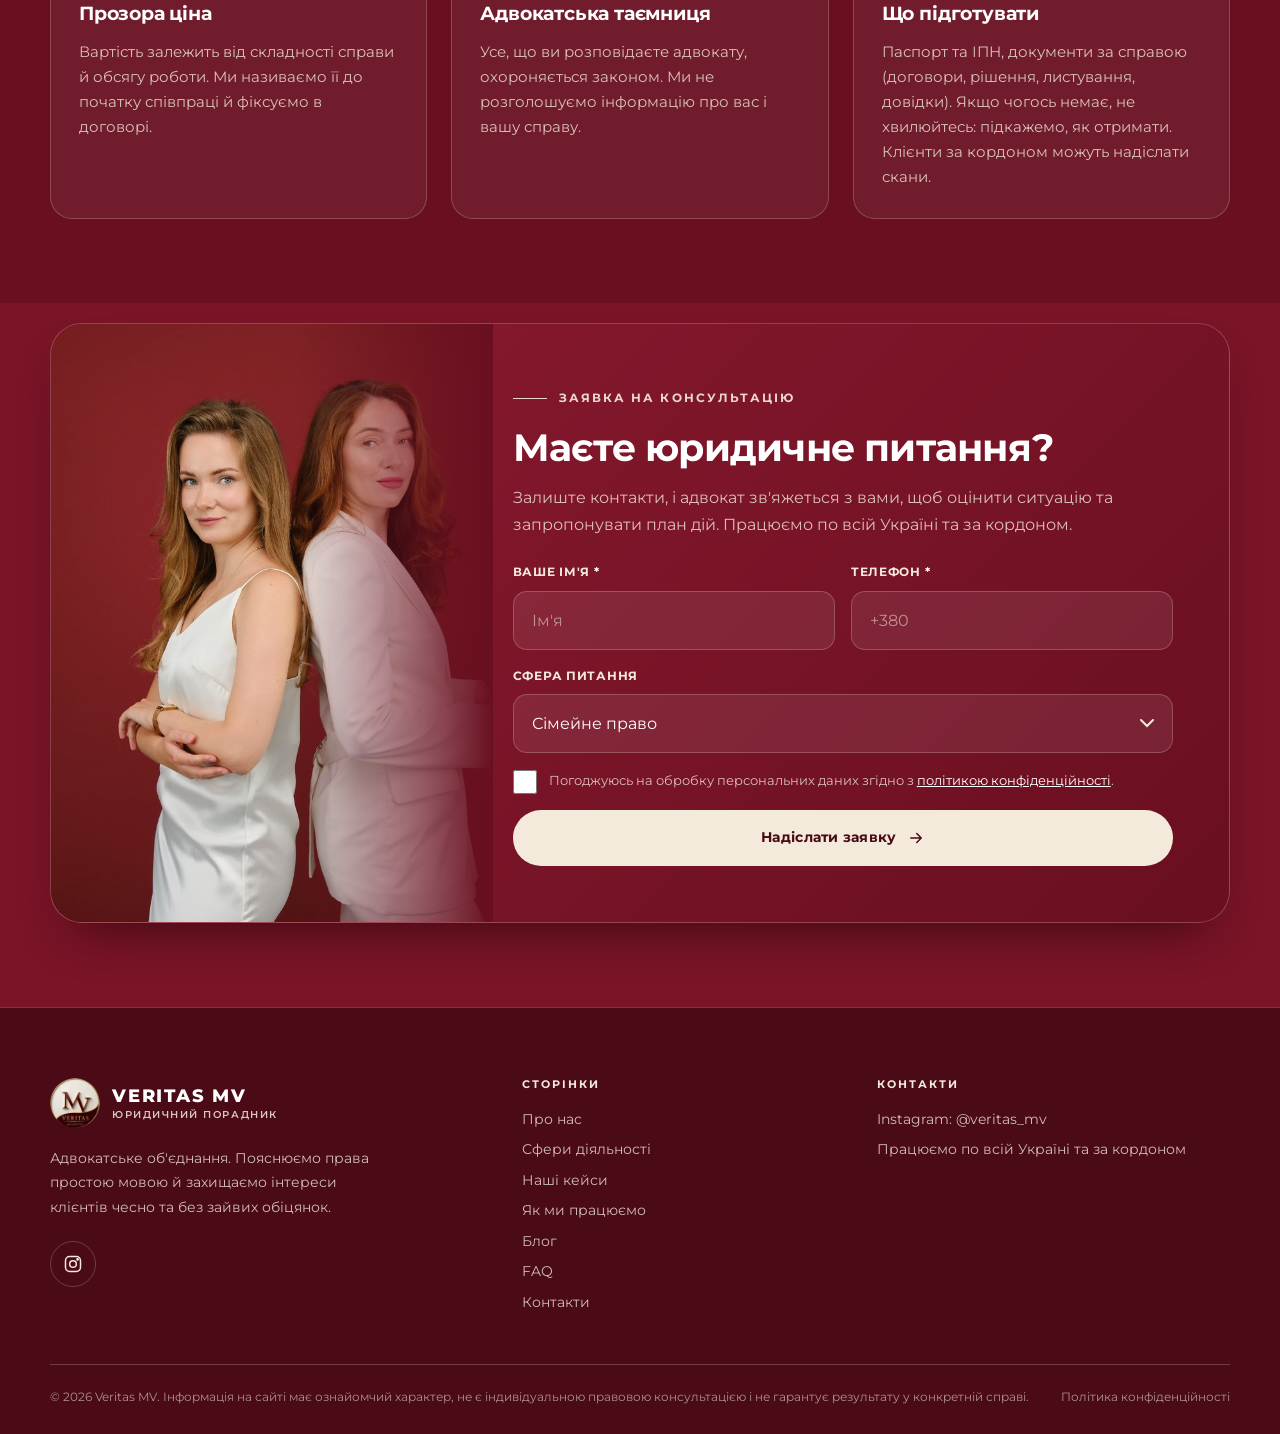
<file: process.html>
<!DOCTYPE html>
<html lang="uk">
<head>
<meta charset="utf-8">
<meta name="viewport" content="width=device-width,initial-scale=1">
<title>Як ми працюємо | Veritas MV · Юридичний порадник</title>
<meta name="description" content="Етапи співпраці з адвокатським об'єднанням Veritas MV: від заявки та консультації до захисту й виконання рішення.">
<link rel="canonical" href="https://veritasmv.com.ua/process.html">
<meta property="og:type" content="website"><meta property="og:locale" content="uk_UA">
<meta property="og:title" content="Як ми працюємо | Veritas MV · Юридичний порадник"><meta property="og:description" content="Етапи співпраці з адвокатським об'єднанням Veritas MV: від заявки та консультації до захисту й виконання рішення.">
<meta property="og:image" content="https://veritasmv.com.ua/hero.jpg"><meta property="og:url" content="https://veritasmv.com.ua/process.html">
<meta name="theme-color" content="#4a0a16">
<link rel="icon" type="image/png" href="favicon.png"><link rel="apple-touch-icon" href="apple-touch-icon.png">
<link rel="preconnect" href="https://fonts.googleapis.com"><link rel="preconnect" href="https://fonts.gstatic.com" crossorigin>
<link href="https://fonts.googleapis.com/css2?family=Montserrat:ital,wght@0,300;0,400;0,500;0,600;0,700;0,800;1,500;1,600&display=swap&subset=cyrillic" rel="stylesheet">
<link rel="stylesheet" href="style.css">

</head>
<body>
<a class="sr-only" href="#main">Перейти до змісту</a>
<header class="site-header"><div class="container header-in">
  <a class="brand" href="index.html" aria-label="Юридичний порадник: на головну"><img src="logo.png" alt="Емблема Veritas MV" width="50" height="50"><span class="brand-txt"><b>VERITAS MV</b><small>Юридичний порадник</small></span></a>
  <nav class="nav" aria-label="Основне меню"><a href="about.html">Про нас</a><a href="services.html">Сфери діяльності</a><a href="cases.html">Наші кейси</a><a href="process.html" class="active">Як ми працюємо</a><a href="blog.html">Блог</a><a href="faq.html">FAQ</a><a href="contacts.html">Контакти</a></nav>
  <a class="btn btn-primary btn-sm header-cta" href="contacts.html#form">Залишити заявку</a>
  <button class="burger" aria-label="Меню" aria-expanded="false"><span></span></button>
</div></header>
<div class="mobile-menu"><a class="m-link" href="about.html">Про нас</a><a class="m-link" href="services.html">Сфери діяльності</a><a class="m-link" href="cases.html">Наші кейси</a><a class="m-link active" href="process.html">Як ми працюємо</a><a class="m-link" href="blog.html">Блог</a><a class="m-link" href="faq.html">FAQ</a><a class="m-link" href="contacts.html">Контакти</a>
  <a class="btn btn-primary" href="contacts.html#form">Залишити заявку</a>
  <div class="m-contact"><a href="https://www.instagram.com/veritas_mv" target="_blank" rel="noopener">Instagram @veritas_mv</a></div>
</div>
<main id="main">
<section class="page-hero"><div class="container">
  <div class="crumbs"><a href="index.html">Головна</a><span>/</span>Як ми працюємо</div>
  <h1>Як ми працюємо</h1><p>П'ять зрозумілих кроків від першого звернення до результату. Без сюрпризів та прихованих умов.</p></div></section><section class="section"><div class="container steps-split">
  <div class="steps-photo rv"><img src="steps.jpg" alt="Адвокати за роботою в офісі" loading="lazy"></div>
  <div><div class="steps">
    <div class="step rv"><h3>1. Заявка</h3><p>Залишаєте контакти на сайті або пишете нам в Instagram. Ми зв'язуємося у зручний для вас спосіб.</p></div>
    <div class="step rv"><h3>2. Первинна консультація</h3><p>Вислуховуємо ситуацію, дивимось документи, пояснюємо можливі шляхи та ризики. Консультація можлива онлайн або при особистій зустрічі.</p></div>
    <div class="step rv"><h3>3. Договір і стратегія</h3><p>Підписуємо договір про надання правничої допомоги, погоджуємо план, строки та вартість. Усе прозоро й письмово.</p></div>
    <div class="step rv"><h3>4. Робота над справою</h3><p>Готуємо позови, скарги й заяви, збираємо докази, представляємо вас у суді та державних органах. Тримаємо вас в курсі кожного етапу.</p></div>
    <div class="step rv"><h3>5. Результат і супровід</h3><p>Допомагаємо виконати рішення: від виконавчого провадження до отримання виплат.</p></div>
  </div></div>
</div></section>

<section class="section tint"><div class="container">
  <div class="section-head center rv"><span class="eyebrow">Деталі співпраці</span><h2>Що важливо <em>знати</em></h2></div>
  <div class="grid g3">
    <div class="post rv"><span class="tag">Вартість</span><h3>Прозора ціна</h3><p>Вартість залежить від складності справи й обсягу роботи. Ми називаємо її до початку співпраці й фіксуємо в договорі.</p></div>
    <div class="post rv d1"><span class="tag">Конфіденційність</span><h3>Адвокатська таємниця</h3><p>Усе, що ви розповідаєте адвокату, охороняється законом. Ми не розголошуємо інформацію про вас і вашу справу.</p></div>
    <div class="post rv d2"><span class="tag">Підготовка</span><h3>Що підготувати</h3><p>Паспорт та ІПН, документи за справою (договори, рішення, листування, довідки). Якщо чогось немає, не хвилюйтесь: підкажемо, як отримати. Клієнти за кордоном можуть надіслати скани.</p></div>
  </div>
</div></section><section class="section" style="padding-top:20px"><div class="container">
  <div class="cta rv">
    <div class="cta-img"><img src="cta-wide.jpg" alt="Адвокати Veritas MV" loading="lazy"></div>
    <div class="cta-body">
      <span class="eyebrow">Заявка на консультацію</span>
      <h2>Маєте юридичне питання?</h2><p>Залиште контакти, і адвокат зв'яжеться з вами, щоб оцінити ситуацію та запропонувати план дій. Працюємо по всій Україні та за кордоном.</p>
      <form class="form" data-lead novalidate>
  <div class="form-fields" style="display:grid;gap:16px">
    <div class="row two">
      <div class="field"><label for="ctan">Ваше ім'я <span class="req">*</span></label><input id="ctan" name="name" placeholder="Ім'я" autocomplete="name"><div class="msg">Вкажіть ім'я</div></div>
      <div class="field"><label for="ctap">Телефон <span class="req">*</span></label><input id="ctap" name="phone" type="tel" inputmode="tel" placeholder="+380" autocomplete="tel"><div class="msg">Вкажіть коректний номер</div></div>
    </div>
    <div class="field"><label for="ctaa">Сфера питання</label><select id="ctaa" name="area"><option value="family">Сімейне право</option><option value="military">Військове право</option><option value="property">Майнові та цивільні спори</option><option value="labor">Трудове право</option><option value="consumer">Кредити та споживчі спори</option><option value="abroad">Українці за кордоном</option><option value="other">Інше / не знаю, до кого звертатись</option></select></div>
    <div class="hp" aria-hidden="true"><input name="website" tabindex="-1" autocomplete="off"></div><label class="check"><input type="checkbox" name="consent"><span>Погоджуюсь на обробку персональних даних згідно з <a href="privacy.html">політикою конфіденційності</a>.</span></label>
    <button class="btn btn-primary" type="submit">Надіслати заявку <svg viewBox="0 0 24 24" fill="none" stroke="currentColor" stroke-width="2" stroke-linecap="round" stroke-linejoin="round"><path d="M5 12h14M13 6l6 6-6 6"/></svg></button><div class="form-err">Не вдалося надіслати заявку. Спробуйте ще раз або напишіть нам в Instagram.</div>
  </div>
  <div class="form-ok"><b>Дякуємо! Заявку отримано.</b>Ми зв'яжемося з вами найближчим часом.<small class="demo-note">Демо-режим: заявку нікуди не надіслано, бо форму ще не підключено до пошти чи месенджера.</small></div>
</form>
    </div>
  </div></div></section>
</main>
<footer class="site-footer"><div class="container">
  <div class="foot-grid">
    <div>
      <a class="brand" href="index.html"><img src="logo.png" alt="" width="50" height="50"><span class="brand-txt"><b>VERITAS MV</b><small>Юридичний порадник</small></span></a>
      <p class="foot-about">Адвокатське об'єднання. Пояснюємо права простою мовою й захищаємо інтереси клієнтів чесно та без зайвих обіцянок.</p>
      <div class="socials"><a href="https://www.instagram.com/veritas_mv" target="_blank" rel="noopener" aria-label="Instagram"><svg viewBox="0 0 24 24" fill="none" stroke="currentColor" stroke-width="1.8" stroke-linecap="round" stroke-linejoin="round"><rect x="3" y="3" width="18" height="18" rx="5"/><circle cx="12" cy="12" r="4"/><circle cx="17.5" cy="6.5" r=".8" fill="currentColor"/></svg></a></div>
    </div>
    <div><h4>Сторінки</h4><ul><li><a href="about.html">Про нас</a></li><li><a href="services.html">Сфери діяльності</a></li><li><a href="cases.html">Наші кейси</a></li><li><a href="process.html">Як ми працюємо</a></li><li><a href="blog.html">Блог</a></li><li><a href="faq.html">FAQ</a></li><li><a href="contacts.html">Контакти</a></li></ul></div>
    <div><h4>Контакти</h4><ul><li><a href="https://www.instagram.com/veritas_mv" target="_blank" rel="noopener">Instagram: @veritas_mv</a></li><li>Працюємо по всій Україні та за кордоном</li></ul></div>
  </div>
  <div class="foot-bottom">
    <div>© <span data-year>2026</span> Veritas MV. Інформація на сайті має ознайомчий характер, не є індивідуальною правовою консультацією і не гарантує результату у конкретній справі.</div>
    <div><a href="privacy.html">Політика конфіденційності</a></div>
  </div>
</div></footer>
<div class="mbar"><a class="btn btn-primary" href="contacts.html#form">Залишити заявку</a><a class="btn btn-light sq" href="https://www.instagram.com/veritas_mv" target="_blank" rel="noopener" aria-label="Instagram"><svg viewBox="0 0 24 24" fill="none" stroke="currentColor" stroke-width="1.8" stroke-linecap="round" stroke-linejoin="round"><rect x="3" y="3" width="18" height="18" rx="5"/><circle cx="12" cy="12" r="4"/><circle cx="17.5" cy="6.5" r=".8" fill="currentColor"/></svg></a></div>
<script src="config.js"></script>
<script src="main.js"></script>
</body>
</html>
</file>
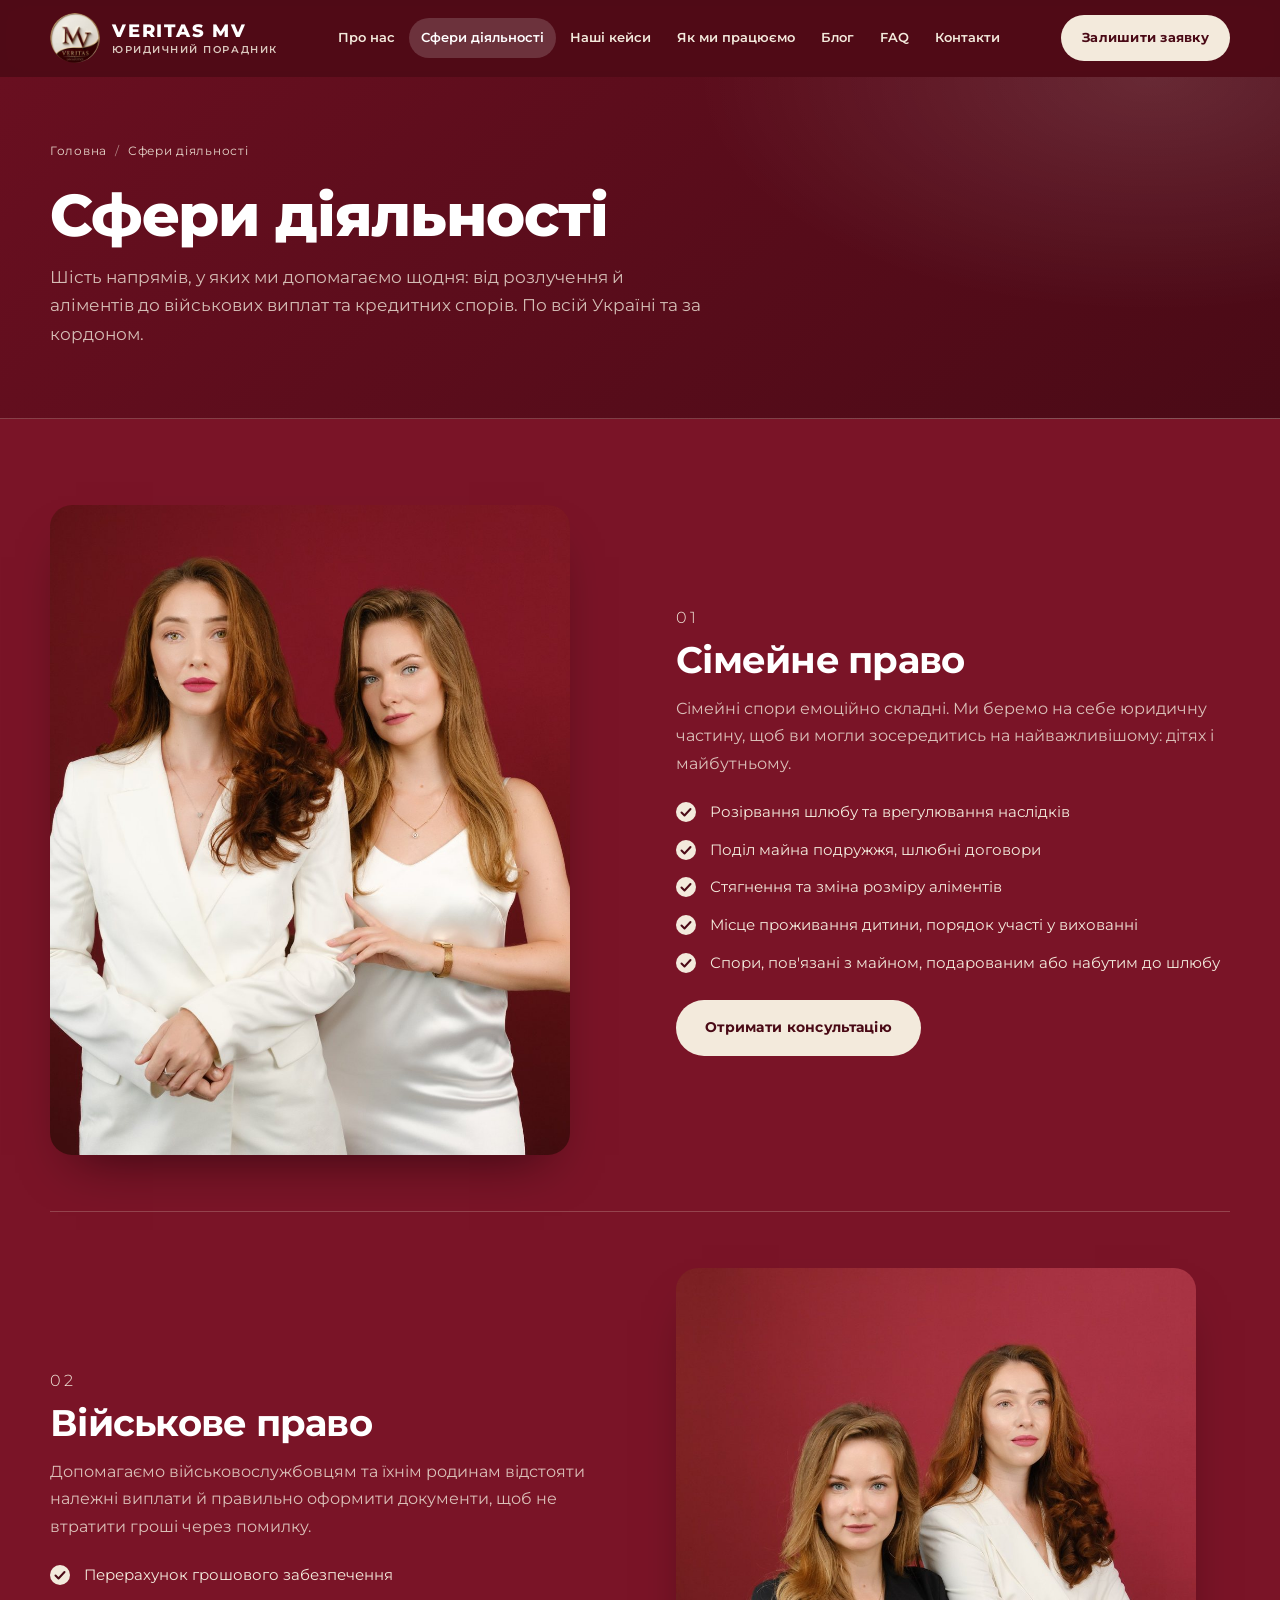
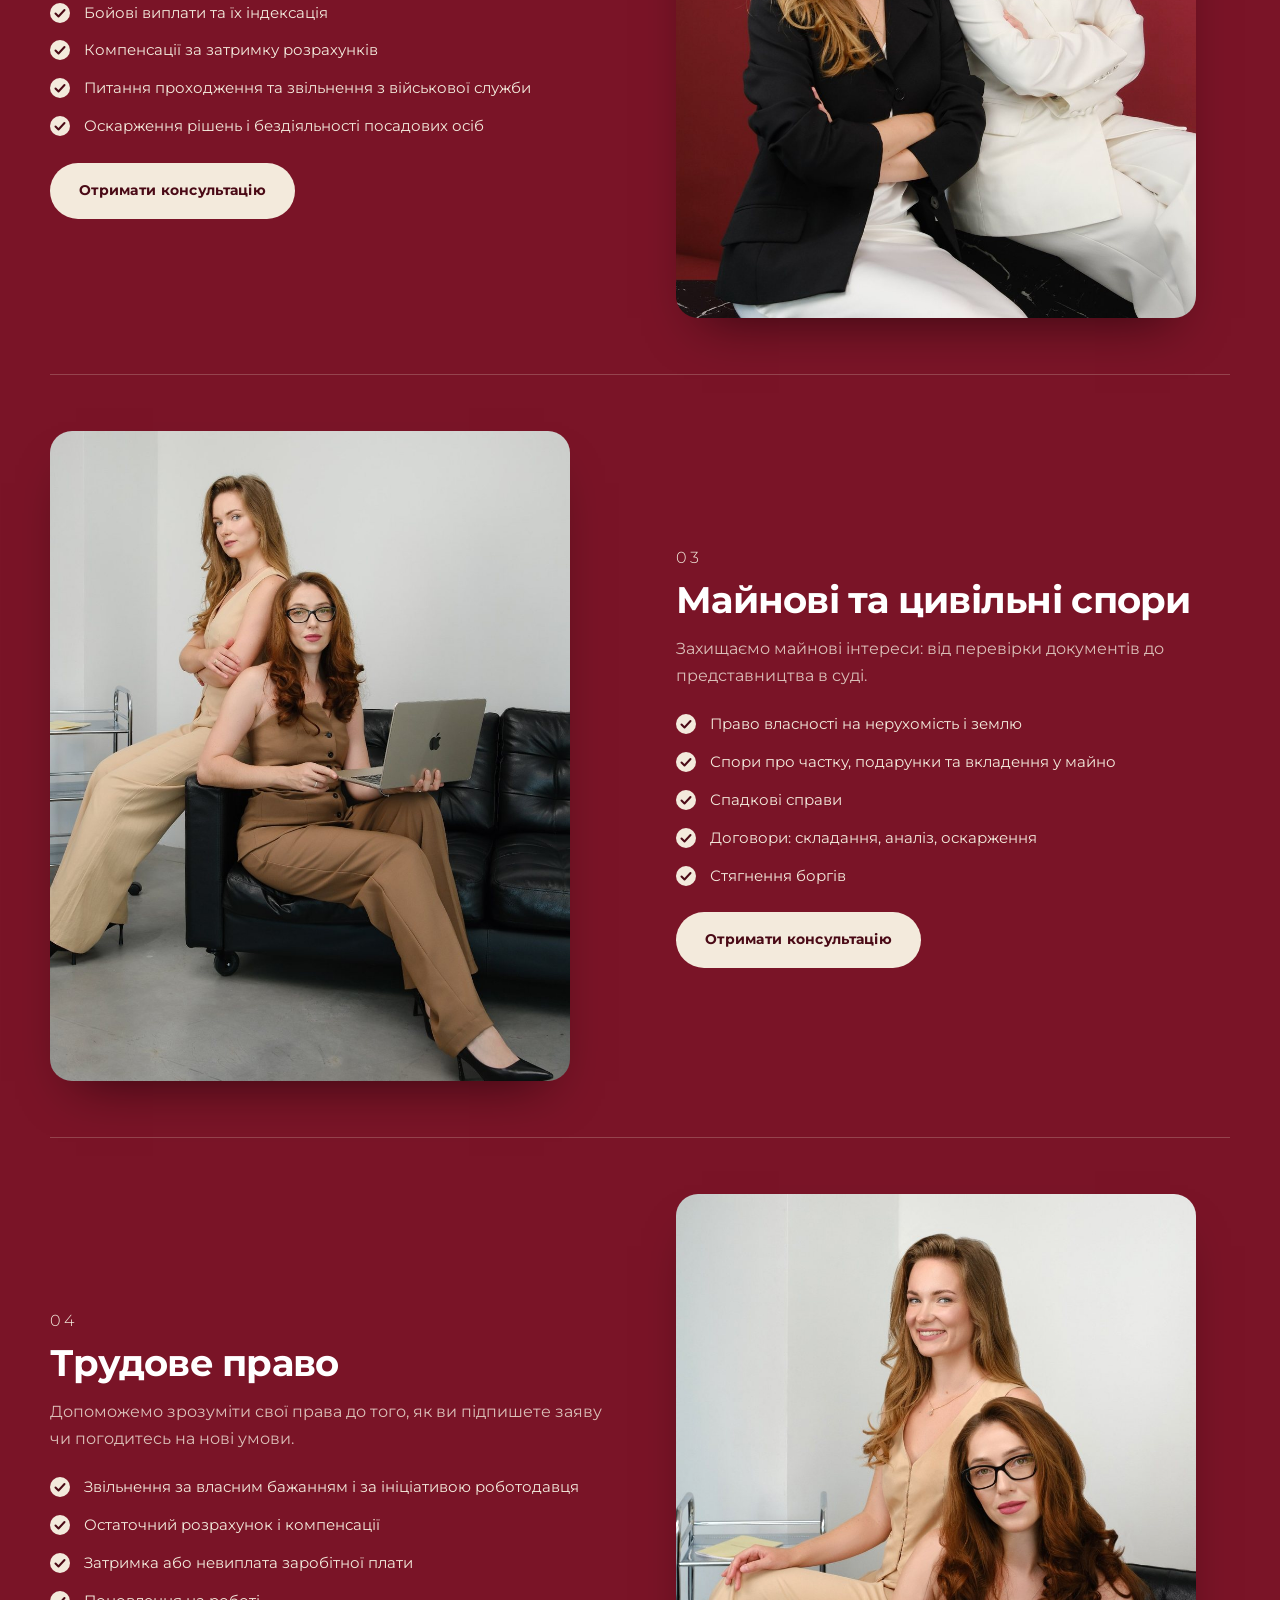
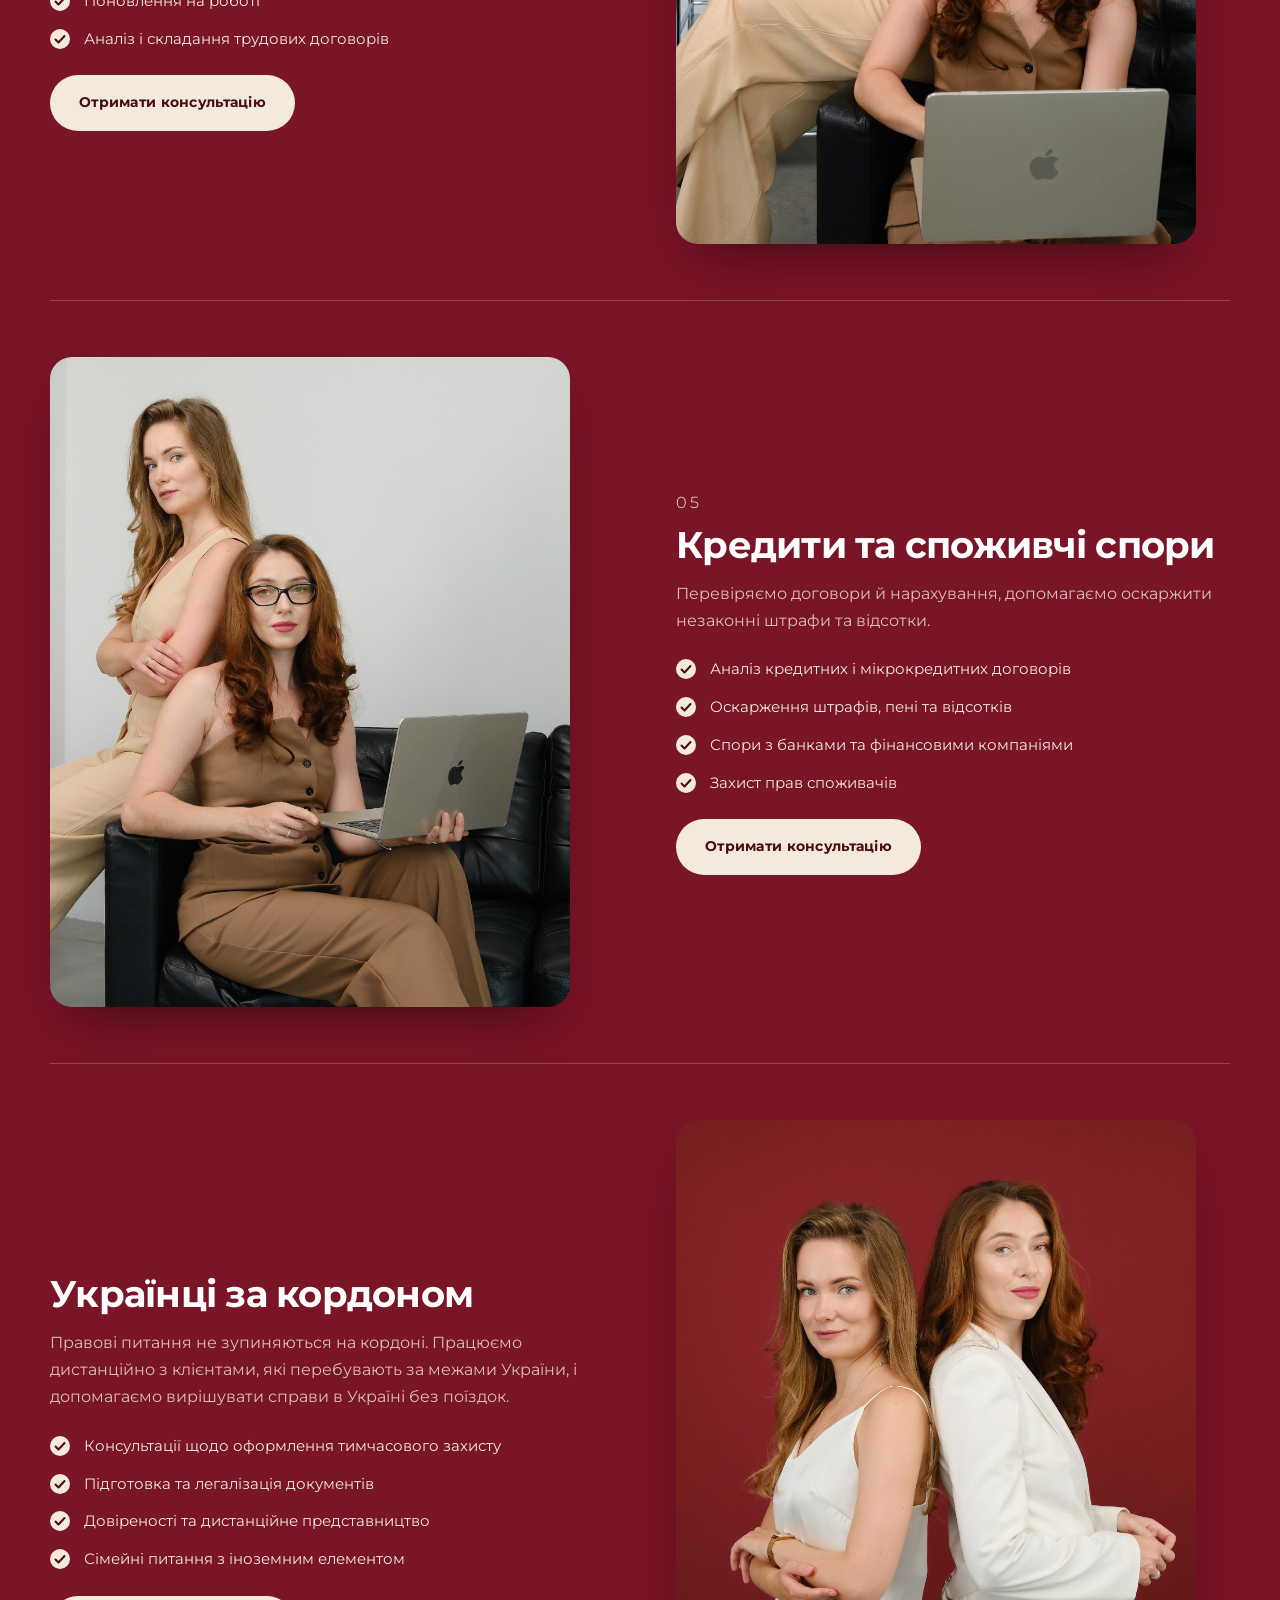
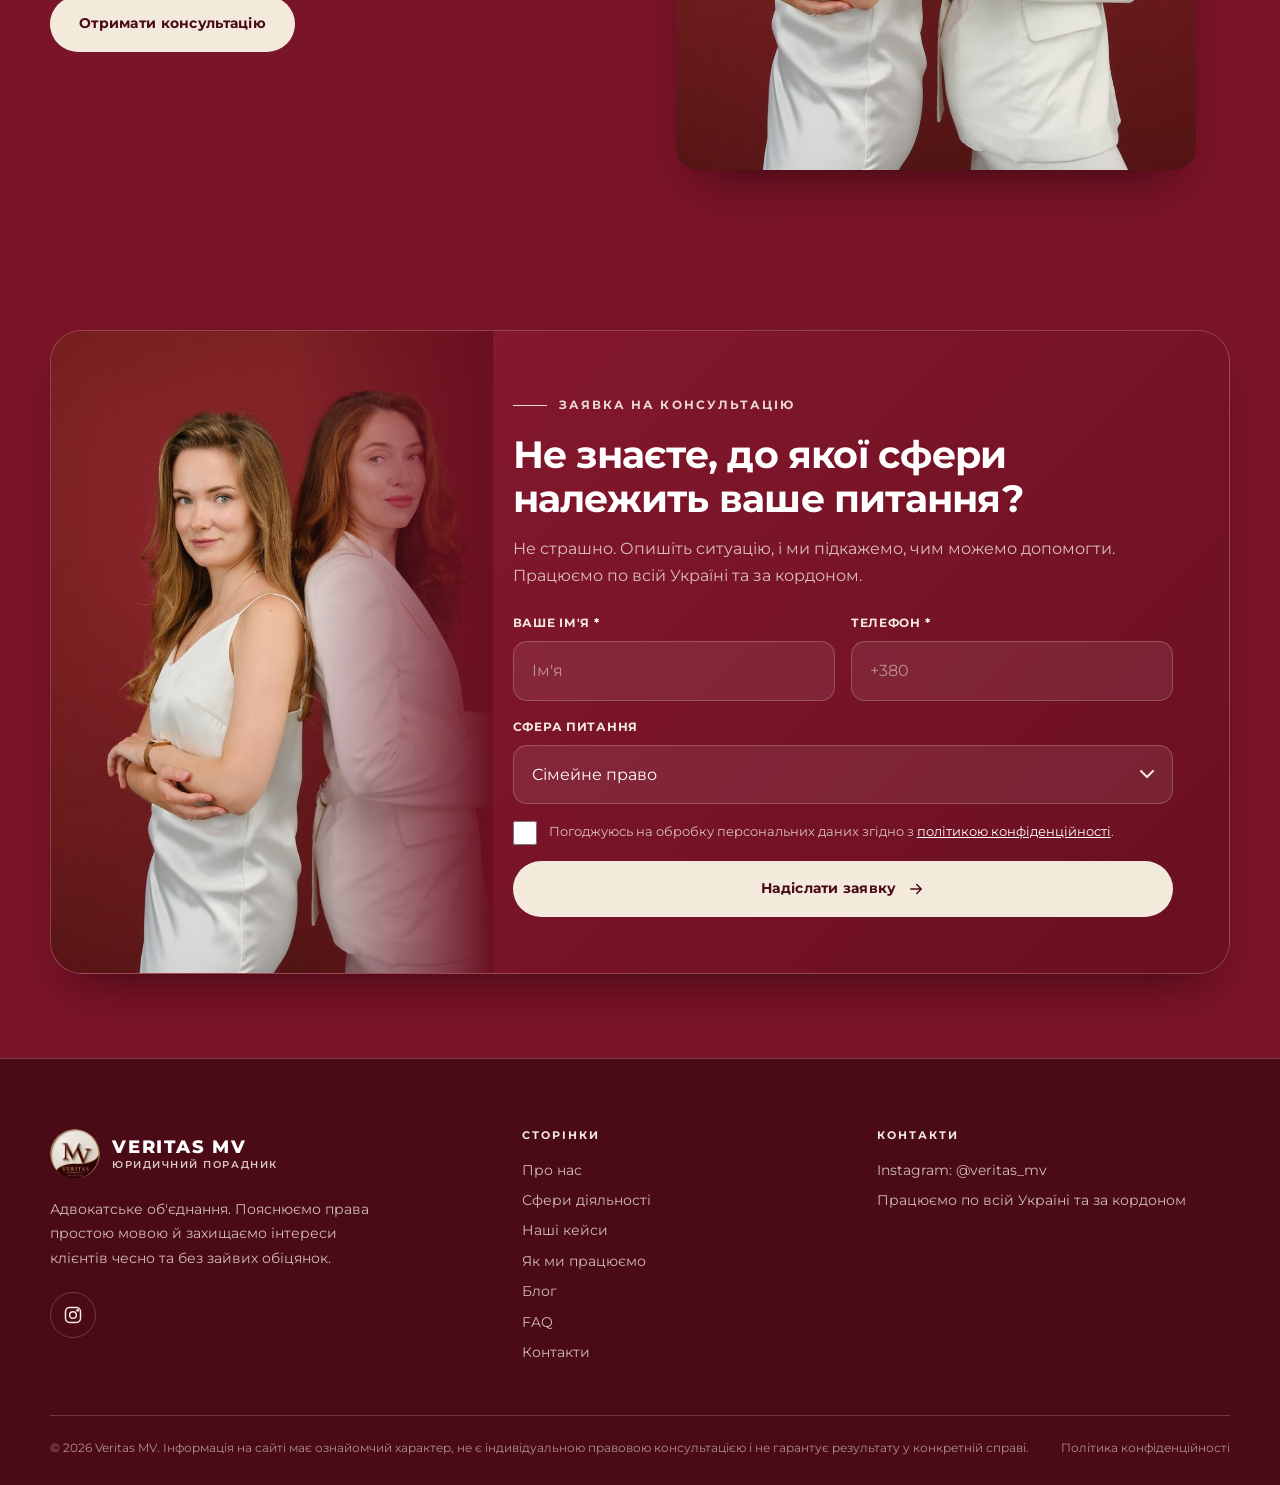
<file: services.html>
<!DOCTYPE html>
<html lang="uk">
<head>
<meta charset="utf-8">
<meta name="viewport" content="width=device-width,initial-scale=1">
<title>Сфери діяльності | Veritas MV · Юридичний порадник</title>
<meta name="description" content="Сімейне, військове, майнове, трудове право, кредитні спори, допомога українцям за кордоном. Адвокатське об'єднання Veritas MV.">
<link rel="canonical" href="https://veritasmv.com.ua/services.html">
<meta property="og:type" content="website"><meta property="og:locale" content="uk_UA">
<meta property="og:title" content="Сфери діяльності | Veritas MV · Юридичний порадник"><meta property="og:description" content="Сімейне, військове, майнове, трудове право, кредитні спори, допомога українцям за кордоном. Адвокатське об'єднання Veritas MV.">
<meta property="og:image" content="https://veritasmv.com.ua/hero.jpg"><meta property="og:url" content="https://veritasmv.com.ua/services.html">
<meta name="theme-color" content="#4a0a16">
<link rel="icon" type="image/png" href="favicon.png"><link rel="apple-touch-icon" href="apple-touch-icon.png">
<link rel="preconnect" href="https://fonts.googleapis.com"><link rel="preconnect" href="https://fonts.gstatic.com" crossorigin>
<link href="https://fonts.googleapis.com/css2?family=Montserrat:ital,wght@0,300;0,400;0,500;0,600;0,700;0,800;1,500;1,600&display=swap&subset=cyrillic" rel="stylesheet">
<link rel="stylesheet" href="style.css">

</head>
<body>
<a class="sr-only" href="#main">Перейти до змісту</a>
<header class="site-header"><div class="container header-in">
  <a class="brand" href="index.html" aria-label="Юридичний порадник: на головну"><img src="logo.png" alt="Емблема Veritas MV" width="50" height="50"><span class="brand-txt"><b>VERITAS MV</b><small>Юридичний порадник</small></span></a>
  <nav class="nav" aria-label="Основне меню"><a href="about.html">Про нас</a><a href="services.html" class="active">Сфери діяльності</a><a href="cases.html">Наші кейси</a><a href="process.html">Як ми працюємо</a><a href="blog.html">Блог</a><a href="faq.html">FAQ</a><a href="contacts.html">Контакти</a></nav>
  <a class="btn btn-primary btn-sm header-cta" href="contacts.html#form">Залишити заявку</a>
  <button class="burger" aria-label="Меню" aria-expanded="false"><span></span></button>
</div></header>
<div class="mobile-menu"><a class="m-link" href="about.html">Про нас</a><a class="m-link active" href="services.html">Сфери діяльності</a><a class="m-link" href="cases.html">Наші кейси</a><a class="m-link" href="process.html">Як ми працюємо</a><a class="m-link" href="blog.html">Блог</a><a class="m-link" href="faq.html">FAQ</a><a class="m-link" href="contacts.html">Контакти</a>
  <a class="btn btn-primary" href="contacts.html#form">Залишити заявку</a>
  <div class="m-contact"><a href="https://www.instagram.com/veritas_mv" target="_blank" rel="noopener">Instagram @veritas_mv</a></div>
</div>
<main id="main">
<section class="page-hero"><div class="container">
  <div class="crumbs"><a href="index.html">Головна</a><span>/</span>Сфери діяльності</div>
  <h1>Сфери діяльності</h1><p>Шість напрямів, у яких ми допомагаємо щодня: від розлучення й аліментів до військових виплат та кредитних спорів. По всій Україні та за кордоном.</p></div></section><section class="section" style="padding-top:30px"><div class="container"><article class="svc" id="family"><div class="svc-img rv"><img src="svc-family.jpg" alt="Підтримка: рука на руці" loading="lazy"></div>
<div><div class="svc-n rv">01</div><h2 class="rv">Сімейне право</h2><p class="rv">Сімейні спори емоційно складні. Ми беремо на себе юридичну частину, щоб ви могли зосередитись на найважливішому: дітях і майбутньому.</p><ul class="checks rv"><li>Розірвання шлюбу та врегулювання наслідків</li><li>Поділ майна подружжя, шлюбні договори</li><li>Стягнення та зміна розміру аліментів</li><li>Місце проживання дитини, порядок участі у вихованні</li><li>Спори, пов'язані з майном, подарованим або набутим до шлюбу</li></ul>
<a class="btn btn-primary rv" href="contacts.html?area=family#form">Отримати консультацію</a></div></article><article class="svc" id="military"><div class="svc-img rv"><img src="svc-military.jpg" alt="Впевнена поза: адвокат у чорному піджаку" loading="lazy"></div>
<div><div class="svc-n rv">02</div><h2 class="rv">Військове право</h2><p class="rv">Допомагаємо військовослужбовцям та їхнім родинам відстояти належні виплати й правильно оформити документи, щоб не втратити гроші через помилку.</p><ul class="checks rv"><li>Перерахунок грошового забезпечення</li><li>Бойові виплати та їх індексація</li><li>Компенсації за затримку розрахунків</li><li>Питання проходження та звільнення з військової служби</li><li>Оскарження рішень і бездіяльності посадових осіб</li></ul>
<a class="btn btn-primary rv" href="contacts.html?area=military#form">Отримати консультацію</a></div></article><article class="svc" id="property"><div class="svc-img rv"><img src="svc-property.jpg" alt="Робота з документами за ноутбуком" loading="lazy"></div>
<div><div class="svc-n rv">03</div><h2 class="rv">Майнові та цивільні спори</h2><p class="rv">Захищаємо майнові інтереси: від перевірки документів до представництва в суді.</p><ul class="checks rv"><li>Право власності на нерухомість і землю</li><li>Спори про частку, подарунки та вкладення у майно</li><li>Спадкові справи</li><li>Договори: складання, аналіз, оскарження</li><li>Стягнення боргів</li></ul>
<a class="btn btn-primary rv" href="contacts.html?area=property#form">Отримати консультацію</a></div></article><article class="svc" id="labor"><div class="svc-img rv"><img src="svc-labor.jpg" alt="Адвокат за ноутбуком" loading="lazy"></div>
<div><div class="svc-n rv">04</div><h2 class="rv">Трудове право</h2><p class="rv">Допоможемо зрозуміти свої права до того, як ви підпишете заяву чи погодитесь на нові умови.</p><ul class="checks rv"><li>Звільнення за власним бажанням і за ініціативою роботодавця</li><li>Остаточний розрахунок і компенсації</li><li>Затримка або невиплата заробітної плати</li><li>Поновлення на роботі</li><li>Аналіз і складання трудових договорів</li></ul>
<a class="btn btn-primary rv" href="contacts.html?area=labor#form">Отримати консультацію</a></div></article><article class="svc" id="consumer"><div class="svc-img rv"><img src="svc-consumer.jpg" alt="Адвокат за ноутбуком: онлайн-кредити та споживчі спори" loading="lazy"></div>
<div><div class="svc-n rv">05</div><h2 class="rv">Кредити та споживчі спори</h2><p class="rv">Перевіряємо договори й нарахування, допомагаємо оскаржити незаконні штрафи та відсотки.</p><ul class="checks rv"><li>Аналіз кредитних і мікрокредитних договорів</li><li>Оскарження штрафів, пені та відсотків</li><li>Спори з банками та фінансовими компаніями</li><li>Захист прав споживачів</li></ul>
<a class="btn btn-primary rv" href="contacts.html?area=consumer#form">Отримати консультацію</a></div></article><article class="svc" id="abroad"><div class="svc-img rv"><img src="svc-abroad.jpg" alt="Адвокати Veritas MV" loading="lazy"></div>
<div><div class="svc-n rv">06</div><h2 class="rv">Українці за кордоном</h2><p class="rv">Правові питання не зупиняються на кордоні. Працюємо дистанційно з клієнтами, які перебувають за межами України, і допомагаємо вирішувати справи в Україні без поїздок.</p><ul class="checks rv"><li>Консультації щодо оформлення тимчасового захисту</li><li>Підготовка та легалізація документів</li><li>Довіреності та дистанційне представництво</li><li>Сімейні питання з іноземним елементом</li></ul>
<a class="btn btn-primary rv" href="contacts.html?area=abroad#form">Отримати консультацію</a></div></article></div></section><section class="section" style="padding-top:20px"><div class="container">
  <div class="cta rv">
    <div class="cta-img"><img src="cta-wide.jpg" alt="Адвокати Veritas MV" loading="lazy"></div>
    <div class="cta-body">
      <span class="eyebrow">Заявка на консультацію</span>
      <h2>Не знаєте, до якої сфери належить ваше питання?</h2><p>Не страшно. Опишіть ситуацію, і ми підкажемо, чим можемо допомогти. Працюємо по всій Україні та за кордоном.</p>
      <form class="form" data-lead novalidate>
  <div class="form-fields" style="display:grid;gap:16px">
    <div class="row two">
      <div class="field"><label for="ctan">Ваше ім'я <span class="req">*</span></label><input id="ctan" name="name" placeholder="Ім'я" autocomplete="name"><div class="msg">Вкажіть ім'я</div></div>
      <div class="field"><label for="ctap">Телефон <span class="req">*</span></label><input id="ctap" name="phone" type="tel" inputmode="tel" placeholder="+380" autocomplete="tel"><div class="msg">Вкажіть коректний номер</div></div>
    </div>
    <div class="field"><label for="ctaa">Сфера питання</label><select id="ctaa" name="area"><option value="family">Сімейне право</option><option value="military">Військове право</option><option value="property">Майнові та цивільні спори</option><option value="labor">Трудове право</option><option value="consumer">Кредити та споживчі спори</option><option value="abroad">Українці за кордоном</option><option value="other">Інше / не знаю, до кого звертатись</option></select></div>
    <div class="hp" aria-hidden="true"><input name="website" tabindex="-1" autocomplete="off"></div><label class="check"><input type="checkbox" name="consent"><span>Погоджуюсь на обробку персональних даних згідно з <a href="privacy.html">політикою конфіденційності</a>.</span></label>
    <button class="btn btn-primary" type="submit">Надіслати заявку <svg viewBox="0 0 24 24" fill="none" stroke="currentColor" stroke-width="2" stroke-linecap="round" stroke-linejoin="round"><path d="M5 12h14M13 6l6 6-6 6"/></svg></button><div class="form-err">Не вдалося надіслати заявку. Спробуйте ще раз або напишіть нам в Instagram.</div>
  </div>
  <div class="form-ok"><b>Дякуємо! Заявку отримано.</b>Ми зв'яжемося з вами найближчим часом.<small class="demo-note">Демо-режим: заявку нікуди не надіслано, бо форму ще не підключено до пошти чи месенджера.</small></div>
</form>
    </div>
  </div></div></section>
</main>
<footer class="site-footer"><div class="container">
  <div class="foot-grid">
    <div>
      <a class="brand" href="index.html"><img src="logo.png" alt="" width="50" height="50"><span class="brand-txt"><b>VERITAS MV</b><small>Юридичний порадник</small></span></a>
      <p class="foot-about">Адвокатське об'єднання. Пояснюємо права простою мовою й захищаємо інтереси клієнтів чесно та без зайвих обіцянок.</p>
      <div class="socials"><a href="https://www.instagram.com/veritas_mv" target="_blank" rel="noopener" aria-label="Instagram"><svg viewBox="0 0 24 24" fill="none" stroke="currentColor" stroke-width="1.8" stroke-linecap="round" stroke-linejoin="round"><rect x="3" y="3" width="18" height="18" rx="5"/><circle cx="12" cy="12" r="4"/><circle cx="17.5" cy="6.5" r=".8" fill="currentColor"/></svg></a></div>
    </div>
    <div><h4>Сторінки</h4><ul><li><a href="about.html">Про нас</a></li><li><a href="services.html">Сфери діяльності</a></li><li><a href="cases.html">Наші кейси</a></li><li><a href="process.html">Як ми працюємо</a></li><li><a href="blog.html">Блог</a></li><li><a href="faq.html">FAQ</a></li><li><a href="contacts.html">Контакти</a></li></ul></div>
    <div><h4>Контакти</h4><ul><li><a href="https://www.instagram.com/veritas_mv" target="_blank" rel="noopener">Instagram: @veritas_mv</a></li><li>Працюємо по всій Україні та за кордоном</li></ul></div>
  </div>
  <div class="foot-bottom">
    <div>© <span data-year>2026</span> Veritas MV. Інформація на сайті має ознайомчий характер, не є індивідуальною правовою консультацією і не гарантує результату у конкретній справі.</div>
    <div><a href="privacy.html">Політика конфіденційності</a></div>
  </div>
</div></footer>
<div class="mbar"><a class="btn btn-primary" href="contacts.html#form">Залишити заявку</a><a class="btn btn-light sq" href="https://www.instagram.com/veritas_mv" target="_blank" rel="noopener" aria-label="Instagram"><svg viewBox="0 0 24 24" fill="none" stroke="currentColor" stroke-width="1.8" stroke-linecap="round" stroke-linejoin="round"><rect x="3" y="3" width="18" height="18" rx="5"/><circle cx="12" cy="12" r="4"/><circle cx="17.5" cy="6.5" r=".8" fill="currentColor"/></svg></a></div>
<script src="config.js"></script>
<script src="main.js"></script>
</body>
</html>
</file>
<file: style.css>
/* ==========================================================
   Veritas MV — «Юридичний порадник»
   Шрифт: Montserrat · Фон: фірмовий бордовий · Текст: білий та бежевий
   ========================================================== */
:root{
  --bg:#7a1427;        /* фірмовий бордовий */
  --bg2:#690f20;       /* бордовий темніший (чергування секцій) */
  --bg3:#4a0a16;       /* глибокий бордовий (підвал, шапки сторінок) */
  --panel:rgba(255,255,255,.055);
  --panel-h:rgba(255,255,255,.09);
  --white:#ffffff;
  --beige:#f3eadc;     /* бежевий — колір попереднього фону */
  --muted:rgba(243,234,220,.8);
  --line:rgba(243,234,220,.22);
  --r:22px; --r-sm:14px;
  --shadow:0 26px 50px -26px rgba(20,0,5,.7);
  --font:"Montserrat",system-ui,-apple-system,"Segoe UI",Roboto,Arial,sans-serif;
  --maxw:1180px;
}
*{box-sizing:border-box;margin:0;padding:0}
html{scroll-behavior:smooth;-webkit-text-size-adjust:100%;-webkit-tap-highlight-color:rgba(255,255,255,.12)}
body{font-family:var(--font);font-size:16px;line-height:1.7;color:var(--beige);background:var(--bg);overflow-x:hidden;-webkit-font-smoothing:antialiased;font-weight:400}
img{max-width:100%;display:block}
a{color:inherit;text-decoration:none}
ul{list-style:none}
button,input,select,textarea{font:inherit;color:inherit}
:focus-visible{outline:2px solid var(--beige);outline-offset:3px;border-radius:6px}
.container{width:min(var(--maxw),100% - 40px);margin-inline:auto}
.sr-only{position:absolute;width:1px;height:1px;overflow:hidden;clip:rect(0 0 0 0);white-space:nowrap}

/* ---------- Типографіка ---------- */
h1,h2,h3,h4{font-family:var(--font);font-weight:700;line-height:1.14;letter-spacing:-.02em;color:var(--white)}
h1{font-size:clamp(2rem,5.2vw,3.7rem);font-weight:800}
h2{font-size:clamp(1.65rem,3.8vw,2.55rem)}
h3{font-size:1.2rem;letter-spacing:-.01em;line-height:1.3}
h1 em,h2 em{font-style:italic;color:var(--beige);font-weight:500}
.lead{font-size:1.08rem;color:var(--muted);max-width:56ch;font-weight:400}
.eyebrow{display:inline-flex;align-items:center;gap:12px;font-size:.72rem;font-weight:700;letter-spacing:.18em;text-transform:uppercase;color:var(--beige);margin-bottom:18px;opacity:.92}
.eyebrow::before{content:"";width:34px;height:1px;background:var(--beige)}

/* ---------- Кнопки ---------- */
.btn{display:inline-flex;align-items:center;justify-content:center;gap:10px;padding:15px 28px;min-height:50px;border-radius:999px;font-weight:700;font-size:.88rem;letter-spacing:.02em;border:1.5px solid transparent;cursor:pointer;transition:transform .2s,background .2s,color .2s,border-color .2s;white-space:nowrap}
.btn:hover{transform:translateY(-2px)}
.btn-primary,.btn-gold{background:var(--beige);color:var(--bg3)}
.btn-primary:hover,.btn-gold:hover{background:var(--white)}
.btn-outline{border-color:var(--beige);color:var(--beige);background:transparent}
.btn-outline:hover{background:var(--beige);color:var(--bg3)}
.btn-light{background:rgba(255,255,255,.14);color:var(--white);border-color:rgba(255,255,255,.18)}
.btn-light:hover{background:rgba(255,255,255,.24)}
.btn-sm{padding:11px 20px;font-size:.8rem;min-height:44px}
.btn svg{width:18px;height:18px}
.link-arrow{display:inline-flex;gap:8px;align-items:center;font-weight:700;font-size:.86rem;letter-spacing:.02em;color:var(--white);border-bottom:1.5px solid var(--beige);padding-bottom:3px;transition:gap .2s}
.link-arrow:hover{gap:14px}

/* ---------- Шапка ---------- */
.site-header{position:sticky;top:0;z-index:50;background:rgba(74,10,22,.9);backdrop-filter:saturate(1.3) blur(14px);-webkit-backdrop-filter:saturate(1.3) blur(14px);border-bottom:1px solid transparent;transition:border-color .25s,box-shadow .25s}
.site-header.scrolled{border-color:var(--line);box-shadow:0 12px 30px -20px rgba(0,0,0,.7)}
.header-in{display:flex;align-items:center;justify-content:space-between;gap:20px;height:76px}
.brand{display:flex;align-items:center;gap:12px;flex-shrink:0}
.brand img{width:50px;height:50px;border-radius:50%}
.brand-txt{display:flex;flex-direction:column;line-height:1.1}
.brand-txt b{font-size:1.12rem;letter-spacing:.1em;color:var(--white);font-weight:800}
.brand-txt small{font-size:.6rem;letter-spacing:.16em;text-transform:uppercase;color:var(--beige);font-weight:600;margin-top:4px;opacity:.85}
.nav{display:none;align-items:center;gap:2px}
.nav a{padding:9px 12px;border-radius:999px;font-size:.8rem;font-weight:600;color:var(--beige);transition:background .2s,color .2s;white-space:nowrap}
.nav a:hover{background:rgba(255,255,255,.1);color:#fff}
.nav a.active{color:#fff;background:rgba(255,255,255,.16)}
.header-cta{display:none}
.burger{width:46px;height:46px;border-radius:50%;border:1.5px solid var(--line);background:transparent;display:grid;place-items:center;cursor:pointer}
.burger span{display:block;width:20px;height:2px;background:var(--beige);position:relative;transition:.25s}
.burger span::before,.burger span::after{content:"";position:absolute;left:0;width:20px;height:2px;background:var(--beige);transition:.25s}
.burger span::before{top:-6px}.burger span::after{top:6px}
.menu-open .burger span{background:transparent}
.menu-open .burger span::before{top:0;transform:rotate(45deg)}
.menu-open .burger span::after{top:0;transform:rotate(-45deg)}
.mobile-menu{position:fixed;inset:76px 0 0 0;background:var(--bg3);color:#fff;padding:20px 24px 120px;transform:translateY(-8px);opacity:0;visibility:hidden;transition:.28s;overflow-y:auto;z-index:49}
.menu-open .mobile-menu{opacity:1;visibility:visible;transform:none}
.mobile-menu a.m-link{display:block;font-size:1.35rem;font-weight:700;padding:15px 0;border-bottom:1px solid rgba(255,255,255,.12);color:var(--beige);letter-spacing:-.01em}
.mobile-menu a.m-link.active{color:#fff}
.mobile-menu .btn{margin-top:26px;width:100%}
.mobile-menu .m-contact{margin-top:22px;color:var(--beige);font-size:.92rem;line-height:2}
@media(min-width:1180px){.nav,.header-cta{display:flex}.burger,.mobile-menu{display:none}}

/* ---------- Hero ---------- */
.hero{position:relative;padding:44px 0 80px;background:
  radial-gradient(900px 520px at 88% 0%,rgba(255,255,255,.1),transparent 62%),
  linear-gradient(180deg,var(--bg),var(--bg2))}
.hero-grid{display:grid;grid-template-columns:minmax(0,1fr);gap:44px;align-items:center}
.hero-grid>*{min-width:0}
.hero h1{margin-bottom:22px}
.hero .lead{margin-bottom:32px}
.hero-actions{display:flex;flex-wrap:wrap;gap:14px;margin-bottom:34px}
.chips{display:flex;flex-wrap:wrap;gap:10px}
.chip{display:inline-flex;align-items:center;gap:8px;padding:9px 16px;border-radius:999px;border:1px solid var(--line);background:rgba(255,255,255,.07);font-size:.78rem;font-weight:600;color:var(--beige)}
.chip::before{content:"";width:6px;height:6px;border-radius:50%;background:var(--beige)}
.hero-visual{position:relative;isolation:isolate;max-width:460px;margin-inline:auto;width:100%}
.hero-visual .frame{position:relative;border-radius:999px 999px 28px 28px;overflow:hidden;aspect-ratio:4/5.3;box-shadow:var(--shadow)}
.hero-visual .frame img{width:100%;height:100%;object-fit:cover;object-position:50% 22%}
.hero-visual::before{content:"";position:absolute;inset:-14px -14px 14px 14px;border:1.5px solid var(--beige);opacity:.55;border-radius:999px 999px 34px 34px;z-index:-1}
.hero-badge{position:absolute;left:-10px;bottom:34px;background:var(--bg3);border-radius:18px;padding:12px 18px 12px 12px;display:flex;align-items:center;gap:12px;box-shadow:var(--shadow);border:1px solid var(--line)}
.hero-badge img{width:46px;height:46px;border-radius:50%}
.hero-badge b{display:block;font-size:1.05rem;color:#fff;line-height:1.1;font-weight:800}
.hero-badge span{font-size:.7rem;color:var(--muted)}
@media(min-width:900px){.hero{padding:72px 0 110px}.hero-grid{grid-template-columns:1.1fr .9fr;gap:70px}}

/* ---------- Секції ---------- */
section{position:relative}
.section{padding:84px 0}
.section.tint{background:var(--bg2)}
.section-head{max-width:740px;margin-bottom:48px}
.section-head.center{margin-inline:auto;text-align:center}
.section-head.center .eyebrow{justify-content:center}
.section-head p{margin-top:16px;color:var(--muted);font-size:1rem}
.grid{display:grid;gap:24px}
@media(min-width:700px){.grid.g2{grid-template-columns:repeat(2,1fr)}.grid.g3{grid-template-columns:repeat(2,1fr)}}
@media(min-width:1000px){.grid.g3{grid-template-columns:repeat(3,1fr)}.grid.g4{grid-template-columns:repeat(4,1fr)}}

.page-hero{background:radial-gradient(700px 360px at 90% 0%,rgba(255,255,255,.12),transparent 65%),linear-gradient(135deg,var(--bg2),var(--bg3));padding:64px 0 70px;overflow:hidden;border-bottom:1px solid var(--line)}
.page-hero h1{margin-bottom:14px}
.page-hero p{color:var(--muted);max-width:60ch;font-size:1.04rem}
.crumbs{font-size:.76rem;letter-spacing:.06em;color:var(--beige);margin-bottom:20px;opacity:.9}
.crumbs a:hover{text-decoration:underline}
.crumbs span{opacity:.6;margin:0 8px}

/* Картки сфер */
.card{background:var(--panel);border:1px solid var(--line);border-radius:var(--r);overflow:hidden;transition:transform .3s,background .3s,box-shadow .3s;display:flex;flex-direction:column}
.card:hover{transform:translateY(-6px);background:var(--panel-h);box-shadow:var(--shadow)}
.card-img{aspect-ratio:4/5;overflow:hidden;position:relative}
.card-img img{width:100%;height:100%;object-fit:cover;object-position:50% 18%;transition:transform .6s}
.card:hover .card-img img{transform:scale(1.06)}
.card-img::after{content:"";position:absolute;inset:0;background:linear-gradient(180deg,transparent 72%,rgba(74,10,22,.7))}
.card-num{position:absolute;left:20px;bottom:12px;z-index:2;font-size:1.6rem;color:#fff;line-height:1;font-weight:300;letter-spacing:.02em}
.card-body{padding:24px 26px 28px;display:flex;flex-direction:column;gap:12px;flex:1}
.card-body p{color:var(--muted);font-size:.92rem}
.card-body .link-arrow{margin-top:auto;align-self:flex-start}

/* «Принципи» */
.dark{background:var(--bg3);overflow:hidden}
.dark .section-head p{color:var(--muted)}
.principles-wrap{display:grid;gap:48px;align-items:center}
.principles-img{position:relative;border-radius:var(--r);overflow:hidden;aspect-ratio:4/5;max-width:440px;width:100%;margin-inline:auto}
.principles-img img{width:100%;height:100%;object-fit:cover}
.principles-img::after{content:"";position:absolute;inset:0;background:linear-gradient(180deg,transparent 55%,rgba(74,10,22,.85))}
.principles-img figcaption{position:absolute;left:24px;right:24px;bottom:22px;z-index:2;font-size:1.05rem;font-weight:600;color:#fff;line-height:1.35}
.pr-list{display:grid;gap:16px}
.pr{display:grid;grid-template-columns:54px 1fr;gap:18px;padding:22px;border:1px solid var(--line);border-radius:var(--r);background:var(--panel)}
.pr i{width:54px;height:54px;border-radius:50%;border:1px solid var(--beige);display:grid;place-items:center;color:var(--beige);font-style:normal;font-size:1rem;font-weight:700}
.pr h3{margin-bottom:4px}
.pr p{color:var(--muted);font-size:.92rem}
@media(min-width:900px){.principles-wrap{grid-template-columns:.8fr 1.2fr;gap:72px}}

/* Кроки */
.steps{display:grid;gap:16px;counter-reset:s}
.step{position:relative;padding:24px 26px 24px 84px;background:var(--panel);border:1px solid var(--line);border-radius:var(--r)}
.step::before{counter-increment:s;content:counter(s);position:absolute;left:22px;top:22px;width:46px;height:46px;border-radius:50%;background:var(--beige);color:var(--bg3);display:grid;place-items:center;font-size:1.1rem;font-weight:800}
.step h3{margin-bottom:6px}
.step p{color:var(--muted);font-size:.92rem}
.steps-split{display:grid;gap:40px;align-items:start}
.steps-photo{border-radius:var(--r);overflow:hidden;aspect-ratio:4/5;position:relative;box-shadow:var(--shadow)}
.steps-photo img{width:100%;height:100%;object-fit:cover;object-position:50% 40%}
@media(min-width:900px){.steps-split{grid-template-columns:.8fr 1.2fr;gap:64px}.steps-photo{position:sticky;top:110px}}

/* Блог / інфо-картки */
.post{background:var(--panel);border:1px solid var(--line);border-radius:var(--r);padding:28px;display:flex;flex-direction:column;gap:14px;transition:transform .3s,background .3s,box-shadow .3s;position:relative;overflow:hidden}
.post:hover{transform:translateY(-5px);background:var(--panel-h);box-shadow:var(--shadow)}
.post::before{content:"";position:absolute;left:0;top:0;width:100%;height:3px;background:var(--beige);opacity:.8}
.tag{align-self:flex-start;font-size:.68rem;font-weight:700;letter-spacing:.14em;text-transform:uppercase;color:var(--bg3);background:var(--beige);padding:6px 12px;border-radius:999px}
.post h3{font-size:1.2rem}
.post p{color:var(--muted);font-size:.92rem}
.post .link-arrow{margin-top:auto;align-self:flex-start}

/* CTA */
.cta{background:linear-gradient(135deg,#8c1a30,var(--bg2));border:1px solid var(--line);color:#fff;border-radius:32px;overflow:hidden;display:grid;position:relative;box-shadow:var(--shadow)}
.cta-img{min-height:240px;position:relative}
.cta-img img{position:absolute;inset:0;width:100%;height:100%;object-fit:cover;object-position:50% 40%}
.cta-img::after{content:"";position:absolute;inset:0;background:linear-gradient(180deg,transparent 40%,var(--bg2))}
.cta-body{padding:36px 28px 40px;position:relative}
.cta h2{margin-bottom:14px;font-size:clamp(1.6rem,3.6vw,2.4rem)}
.cta p{color:var(--muted);margin-bottom:24px}
@media(min-width:900px){.cta{grid-template-columns:.75fr 1.25fr}.cta-img::after{background:linear-gradient(90deg,transparent 55%,var(--bg2))}.cta-body{padding:56px 56px 56px 20px}}

/* Форми */
.form{display:grid;gap:16px}
.form .row{display:grid;gap:16px}
@media(min-width:640px){.form .row.two{grid-template-columns:1fr 1fr}}
.field label{display:block;font-size:.74rem;font-weight:700;letter-spacing:.06em;text-transform:uppercase;margin-bottom:8px;color:var(--beige)}
.field label .req{color:#fff}
.field input,.field select,.field textarea{width:100%;padding:15px 18px;border-radius:14px;border:1.5px solid var(--line);background:rgba(255,255,255,.08);color:#fff;transition:border-color .2s,background .2s;font-size:16px;min-height:52px;-webkit-appearance:none;appearance:none}
.field textarea{min-height:130px;resize:vertical}
.field input::placeholder,.field textarea::placeholder{color:rgba(243,234,220,.55)}
.field select{background-image:url("data:image/svg+xml,%3Csvg xmlns='http://www.w3.org/2000/svg' width='14' height='9' viewBox='0 0 14 9'%3E%3Cpath d='M1 1l6 6 6-6' fill='none' stroke='%23f3eadc' stroke-width='2' stroke-linecap='round'/%3E%3C/svg%3E");background-repeat:no-repeat;background-position:right 18px center;padding-right:44px}
.field select option{color:#2a050f;background:#f3eadc}
.field input:focus,.field select:focus,.field textarea:focus{outline:none;border-color:var(--beige);background:rgba(255,255,255,.13)}
.field.err input,.field.err select,.field.err textarea{border-color:#ffb3a8}
.field .msg{display:none;color:#ffd0c8;font-size:.78rem;margin-top:6px}
.field.err .msg{display:block}
.check{display:flex;gap:12px;align-items:flex-start;font-size:.82rem;color:var(--muted)}
.check input{width:24px;height:24px;margin-top:1px;accent-color:var(--beige);flex-shrink:0}
.check a{color:#fff;text-decoration:underline}
.check.err{color:#ffd0c8}
.hp{position:absolute;left:-9999px;opacity:0;height:0;overflow:hidden}
.form-ok{display:none;padding:22px;border-radius:var(--r-sm);background:rgba(243,234,220,.14);border:1px solid var(--beige);color:#fff}
.form-ok b{display:block;font-size:1.15rem;margin-bottom:6px}
.form-ok small{display:block;margin-top:10px;color:var(--muted)}
.form.sent .form-ok{display:block}
.form.sent .form-fields{display:none}
.form-err{display:none;padding:14px 18px;border-radius:var(--r-sm);background:rgba(255,179,168,.18);color:#ffd0c8;font-size:.88rem}
.form.failed .form-err{display:block}
.form-card{background:var(--panel);border:1px solid var(--line);border-radius:28px;padding:30px 24px;box-shadow:var(--shadow)}
@media(min-width:700px){.form-card{padding:42px}}

/* Про нас / команда */
.split{display:grid;gap:44px;align-items:center}
@media(min-width:900px){.split{grid-template-columns:1fr 1fr;gap:80px}}
.split-img{position:relative;border-radius:var(--r);overflow:hidden;aspect-ratio:4/4.8;box-shadow:var(--shadow);max-width:520px;width:100%;margin-inline:auto}
.split-img img{width:100%;height:100%;object-fit:cover;object-position:50% 30%}
.split-txt p{color:var(--muted);margin-bottom:16px}
.split-txt h2{margin-bottom:22px}
.checks{display:grid;gap:12px;margin:22px 0 28px}
.checks li{position:relative;padding-left:34px;font-size:.95rem;color:var(--beige)}
.checks li::before{content:"";position:absolute;left:0;top:3px;width:20px;height:20px;border-radius:50%;background:var(--beige) url("data:image/svg+xml,%3Csvg xmlns='http://www.w3.org/2000/svg' viewBox='0 0 20 20'%3E%3Cpath d='M5.5 10.5l3 3 6-6.5' fill='none' stroke='%234a0a16' stroke-width='2' stroke-linecap='round' stroke-linejoin='round'/%3E%3C/svg%3E") center/contain no-repeat}
.team-grid{display:grid;gap:28px}
@media(min-width:760px){.team-grid{grid-template-columns:repeat(2,1fr);gap:36px}}
.person{background:var(--panel);border:1px solid var(--line);border-radius:var(--r);overflow:hidden}
.person-img{aspect-ratio:4/4.6;overflow:hidden}
.person-img img{width:100%;height:100%;object-fit:cover;object-position:50% 20%}
.person-body{padding:26px 28px 30px}
.person small{display:block;color:var(--beige);font-weight:700;font-size:.68rem;letter-spacing:.16em;text-transform:uppercase;margin-bottom:8px;opacity:.9}
.person h3{margin-bottom:10px;font-size:1.3rem}
.person p{color:var(--muted);font-size:.92rem}
.geo{display:grid;gap:18px}
@media(min-width:760px){.geo{grid-template-columns:repeat(3,1fr)}}
.geo-item{padding:26px;border:1px solid var(--line);border-radius:var(--r);background:var(--panel)}
.geo-item b{display:block;font-size:1.05rem;margin-bottom:8px;color:#fff;font-weight:700}
.geo-item span{color:var(--muted);font-size:.92rem}

/* Сфери (детально) */
.svc{display:grid;gap:32px;align-items:center;padding:56px 0;border-bottom:1px solid var(--line)}
.svc:last-of-type{border-bottom:0}
.svc-img{border-radius:var(--r);overflow:hidden;aspect-ratio:4/5;max-width:520px;width:100%;box-shadow:var(--shadow)}
.svc-img img{width:100%;height:100%;object-fit:cover;object-position:50% 18%}
.svc-n{font-size:1rem;font-weight:300;letter-spacing:.2em;color:var(--beige);margin-bottom:8px;opacity:.85}
.svc h2{font-size:clamp(1.6rem,3.2vw,2.3rem);margin-bottom:14px}
.svc p{color:var(--muted);margin-bottom:6px}
.svc .checks{margin-bottom:24px}
@media(min-width:900px){.svc{grid-template-columns:1fr 1fr;gap:72px}.svc:nth-of-type(even) .svc-img{order:2}}

/* Кейси */
.filters{display:flex;flex-wrap:wrap;gap:10px;margin-bottom:34px}
.filter{padding:10px 20px;min-height:44px;border-radius:999px;border:1.5px solid var(--line);background:transparent;font-weight:700;font-size:.8rem;cursor:pointer;transition:.2s;color:var(--beige)}
.filter:hover{border-color:var(--beige)}
.filter.on{background:var(--beige);border-color:var(--beige);color:var(--bg3)}
.case{background:var(--panel);border:1px solid var(--line);border-radius:var(--r);padding:30px;display:flex;flex-direction:column;gap:16px;transition:transform .3s,background .3s,box-shadow .3s}
.case:hover{transform:translateY(-5px);background:var(--panel-h);box-shadow:var(--shadow)}
.case.hide{display:none}
.case h3{font-size:1.25rem}
.case dl{display:grid;gap:14px}
.case dt{font-size:.66rem;letter-spacing:.16em;text-transform:uppercase;font-weight:700;color:var(--beige);opacity:.85;margin-bottom:3px}
.case dd{color:var(--muted);font-size:.92rem}
.case .res{padding:14px 16px;border-radius:var(--r-sm);background:rgba(0,0,0,.18);border-left:3px solid var(--beige)}
.case .res dd{color:#fff}
.note{padding:16px 20px;border-radius:var(--r-sm);background:rgba(255,255,255,.07);border:1px dashed var(--line);font-size:.86rem;color:var(--muted);margin-bottom:34px}

/* FAQ */
.faq-wrap{display:grid;gap:40px;align-items:start}
@media(min-width:960px){.faq-wrap{grid-template-columns:1.5fr .7fr;gap:64px}.faq-aside{position:sticky;top:110px}}
details{background:var(--panel);border:1px solid var(--line);border-radius:var(--r-sm);margin-bottom:12px;transition:background .25s}
details[open]{background:var(--panel-h);border-color:rgba(243,234,220,.45)}
summary{cursor:pointer;list-style:none;padding:20px 60px 20px 24px;font-weight:600;font-size:.98rem;position:relative;color:#fff;line-height:1.45}
summary::-webkit-details-marker{display:none}
summary::after{content:"+";position:absolute;right:20px;top:50%;transform:translateY(-50%);width:30px;height:30px;border-radius:50%;background:rgba(255,255,255,.12);display:grid;place-items:center;font-size:1.25rem;color:var(--beige);transition:.25s;line-height:1}
details[open] summary::after{content:"–";background:var(--beige);color:var(--bg3)}
details .ans{padding:0 24px 22px;color:var(--muted);font-size:.94rem}
.aside-card{border-radius:var(--r);overflow:hidden;background:var(--bg3);border:1px solid var(--line)}
.aside-card img{aspect-ratio:4/3;width:100%;object-fit:cover;object-position:50% 25%}
.aside-card div{padding:26px}
.aside-card h3{margin-bottom:8px}
.aside-card p{color:var(--muted);margin-bottom:18px;font-size:.92rem}

/* Контакти */
.contact-grid{display:grid;gap:36px;align-items:start}
@media(min-width:960px){.contact-grid{grid-template-columns:.8fr 1.2fr;gap:56px}}
.info{display:grid;gap:14px}
.info-item{display:grid;grid-template-columns:50px 1fr;gap:16px;align-items:center;padding:18px 20px;background:var(--panel);border:1px solid var(--line);border-radius:var(--r-sm);transition:.25s}
a.info-item:hover{border-color:var(--beige);transform:translateX(4px);background:var(--panel-h)}
.info-item .ic{width:50px;height:50px;border-radius:50%;background:rgba(243,234,220,.14);display:grid;place-items:center;color:var(--beige)}
.info-item .ic svg{width:22px;height:22px}
.info-item small{display:block;font-size:.66rem;letter-spacing:.14em;text-transform:uppercase;color:var(--beige);font-weight:700;opacity:.85}
.info-item b{font-weight:600;font-size:.96rem;word-break:break-word;color:#fff}
.photo-ph{margin-top:20px;border-radius:var(--r);overflow:hidden;position:relative;aspect-ratio:16/10}
.photo-ph img{width:100%;height:100%;object-fit:cover;object-position:50% 30%}
.photo-ph div{position:absolute;inset:auto 0 0 0;padding:22px 20px 18px;background:linear-gradient(180deg,transparent,rgba(74,10,22,.92));color:#fff;font-weight:600;font-size:.92rem}
.legal-text h2{font-size:1.5rem;margin:34px 0 10px}
.legal-text p,.legal-text li{color:var(--muted);margin-bottom:10px}
.legal-text ul{list-style:disc;padding-left:22px}

/* Підвал */
.site-footer{background:var(--bg3);color:var(--muted);padding:70px 0 0;border-top:1px solid var(--line)}
.foot-grid{display:grid;gap:40px;padding-bottom:50px}
@media(min-width:800px){.foot-grid{grid-template-columns:1.4fr 1fr 1.2fr;gap:60px}}
.site-footer h4{font-size:.7rem;letter-spacing:.18em;text-transform:uppercase;color:var(--beige);margin-bottom:16px;font-weight:700}
.site-footer ul{display:grid;gap:6px;font-size:.9rem}
.site-footer a:hover{color:#fff}
.foot-about{margin:18px 0 22px;max-width:38ch;font-size:.9rem}
.socials{display:flex;gap:10px}
.socials a{width:46px;height:46px;border-radius:50%;border:1px solid var(--line);display:grid;place-items:center;color:var(--beige);transition:.2s}
.socials a:hover{background:var(--beige);color:var(--bg3)}
.socials svg{width:20px;height:20px}
.foot-bottom{border-top:1px solid var(--line);padding:22px 0 100px;font-size:.76rem;display:grid;gap:10px;color:rgba(243,234,220,.6)}
@media(min-width:800px){.foot-bottom{grid-template-columns:1fr auto;padding-bottom:26px}}

/* Мобільна панель дій */
.mbar{position:fixed;left:14px;right:14px;bottom:calc(12px + env(safe-area-inset-bottom,0px));z-index:40;display:flex;gap:10px;transform:translateY(160%);transition:transform .35s cubic-bezier(.2,.7,.2,1)}
.mbar.show{transform:none}
.mbar a{flex:1;justify-content:center;box-shadow:0 14px 30px -12px rgba(0,0,0,.7)}
.mbar a.sq{flex:0 0 54px;padding:0}
@media(min-width:1180px){.mbar{display:none}}

/* Reveal */
.js .rv{opacity:0;transform:translateY(26px);transition:opacity .8s cubic-bezier(.2,.7,.2,1),transform .8s cubic-bezier(.2,.7,.2,1)}
.js .rv.in{opacity:1;transform:none}
.js .rv.d1{transition-delay:.08s}.js .rv.d2{transition-delay:.16s}.js .rv.d3{transition-delay:.24s}
@media(prefers-reduced-motion:reduce){*{scroll-behavior:auto!important;transition:none!important}.js .rv{opacity:1;transform:none}}

/* ---------- Мобільні (iPhone 375–430 px) ---------- */
@media(max-width:699px){
  .container{width:calc(100% - 32px)}
  .header-in{height:68px}
  .brand img{width:44px;height:44px}
  .brand-txt b{font-size:1rem}
  .brand-txt small{font-size:.54rem;letter-spacing:.12em}
  .mobile-menu{inset:68px 0 0 0}
  .section{padding:56px 0}
  .section-head{margin-bottom:30px}
  .lead{font-size:1rem}
  .eyebrow{font-size:.66rem;letter-spacing:.14em;gap:10px;margin-bottom:14px}
  .eyebrow::before{width:22px}
  .hero{padding:26px 0 52px}
  .hero-grid{gap:34px}
  .hero h1{font-size:clamp(1.85rem,8.6vw,2.3rem);margin-bottom:16px}
  .hero .lead{margin-bottom:24px}
  .hero-actions{flex-direction:column;margin-bottom:24px;gap:10px}
  .hero-actions .btn{width:100%}
  .hero .chips{flex-wrap:nowrap;overflow-x:auto;margin-inline:-16px;padding:2px 16px 6px;scrollbar-width:none;-webkit-overflow-scrolling:touch}
  .hero .chips::-webkit-scrollbar{display:none}
  .chip{flex-shrink:0;white-space:nowrap}
  .hero-visual{max-width:330px}
  .hero-badge{left:-6px;bottom:22px;padding:10px 14px 10px 10px}
  .hero-badge img{width:38px;height:38px}
  .page-hero{padding:40px 0 44px}
  .page-hero h1{font-size:clamp(1.8rem,8.4vw,2.3rem)}
  .card-body{padding:22px 22px 26px}
  .post,.case{padding:22px}
  .step{padding:22px 20px 22px 74px}
  .step::before{left:18px;top:20px;width:42px;height:42px}
  .pr{grid-template-columns:44px 1fr;gap:14px;padding:18px}
  .pr i{width:44px;height:44px}
  .cta{border-radius:26px}
  .cta-img{min-height:200px}
  .cta-body{padding:28px 20px 32px}
  .form-card{padding:26px 20px;border-radius:24px}
  .svc{padding:36px 0;gap:24px}
  .info-item{padding:14px 16px;grid-template-columns:44px 1fr;gap:14px}
  .info-item .ic{width:44px;height:44px}
  summary{padding:18px 56px 18px 18px}
  details .ans{padding:0 18px 20px}
  .filters{flex-wrap:nowrap;overflow-x:auto;margin-inline:-16px;padding:0 16px 6px;scrollbar-width:none;-webkit-overflow-scrolling:touch}
  .filters::-webkit-scrollbar{display:none}
  .filter{flex-shrink:0}
  .link-arrow{padding:13px 0 6px}
  .crumbs a{display:inline-block;padding:8px 0}
  .site-footer ul li a{min-height:44px;display:inline-flex;align-items:center}
  .foot-bottom{padding-bottom:calc(100px + env(safe-area-inset-bottom,0px))}
}
</file>
